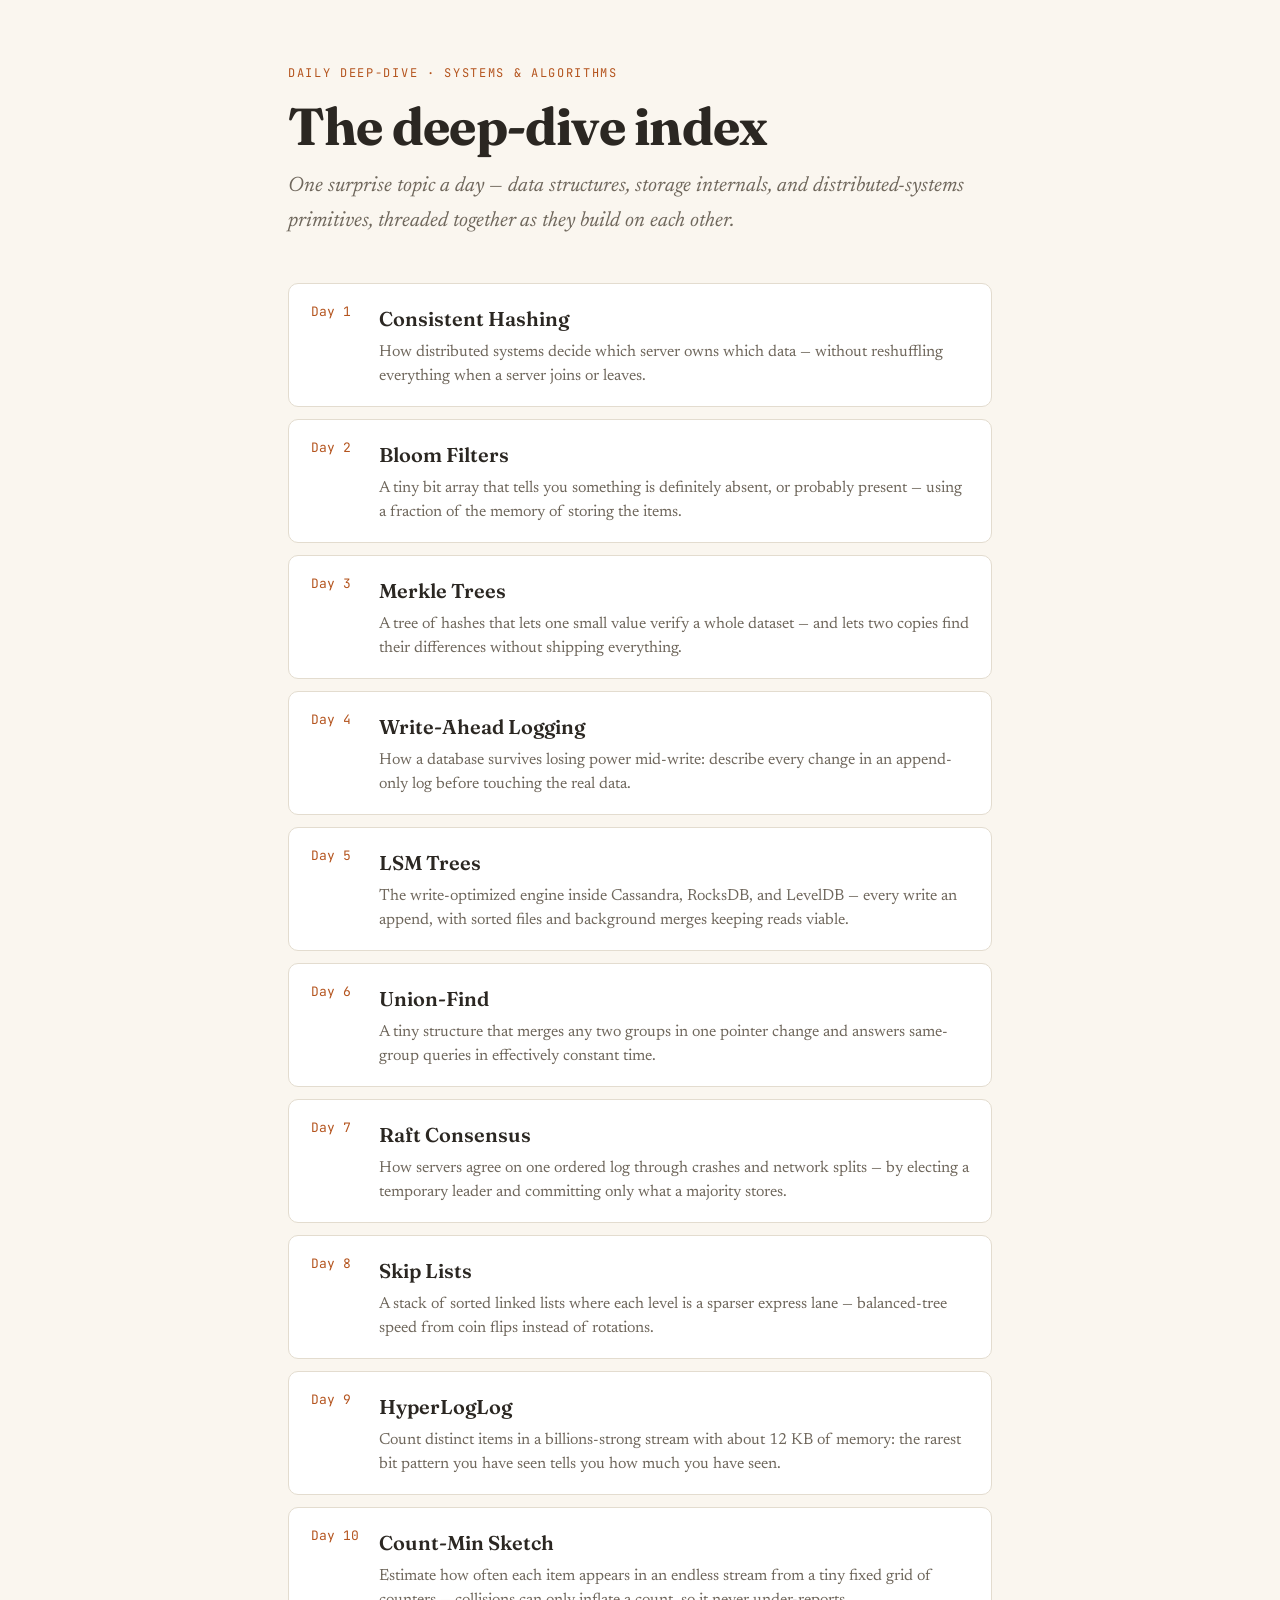
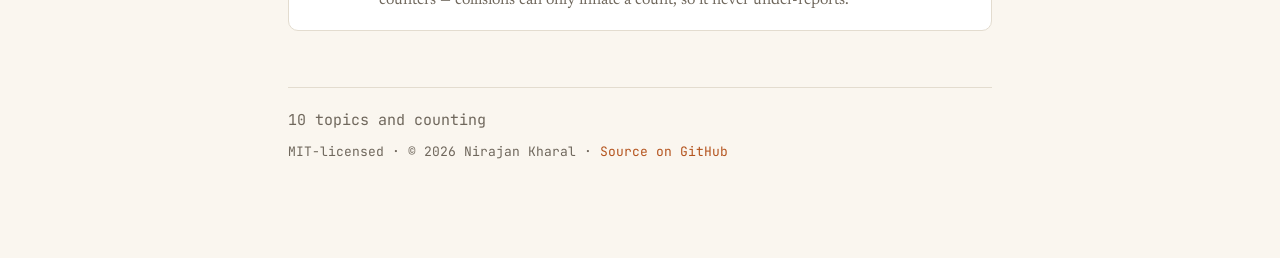
<file: index.html>
<!DOCTYPE html>
<html lang="en">
<head>
<meta charset="UTF-8">
<meta name="viewport" content="width=device-width, initial-scale=1.0">
<!-- meta:start (generated by tools/sync-meta.js — edit assets/topics.js) -->
<meta name="description" content="One surprise topic a day — data structures, storage internals, and distributed-systems primitives.">
<link rel="canonical" href="https://eplisoncygni.github.io/byte-size-system-design/">
<link rel="icon" type="image/svg+xml" href="assets/favicon.svg">
<meta name="theme-color" content="#faf6ef">
<meta property="og:type" content="website">
<meta property="og:site_name" content="Byte-Size System Design">
<meta property="og:title" content="Byte-Size System Design">
<meta property="og:description" content="One surprise topic a day — data structures, storage internals, and distributed-systems primitives.">
<meta property="og:url" content="https://eplisoncygni.github.io/byte-size-system-design/">
<meta property="og:image" content="https://eplisoncygni.github.io/byte-size-system-design/assets/og/index.png">
<meta property="og:image:width" content="1200">
<meta property="og:image:height" content="630">
<meta property="og:image:alt" content="Byte-Size System Design">
<meta name="twitter:card" content="summary_large_image">
<!-- meta:end -->
<title>Byte-Size System Design</title>
<link rel="preconnect" href="https://fonts.googleapis.com">
<link rel="preconnect" href="https://fonts.gstatic.com" crossorigin>
<link href="https://fonts.googleapis.com/css2?family=Fraunces:opsz,wght@9..144,400;9..144,600;9..144,700&family=Newsreader:ital,opsz,wght@0,6..72,400;0,6..72,500;1,6..72,400&family=JetBrains+Mono:wght@400;500&display=swap" rel="stylesheet">
  <link rel="stylesheet" href="assets/base.css">
  <link rel="stylesheet" href="assets/nav.css">
</head>
<body>
  <main class="hub">
    <div class="hub__kicker">Daily deep-dive · systems &amp; algorithms</div>
    <h1>The deep-dive index</h1>
    <p class="hub__lede">One surprise topic a day — data structures, storage internals, and distributed-systems primitives, threaded together as they build on each other.</p>

    <div class="hub__list" id="hub-list"></div>

    <div class="hub__foot" id="hub-foot"></div>
  </main>

  <script src="assets/topics.js"></script>
  <script>
    (function () {
      var topics = (window.TOPICS || []).slice().sort(function (a, b) {
        return a.day - b.day;
      });
      var esc = function (s) {
        return String(s).replace(/[&<>"]/g, function (c) {
          return { "&": "&amp;", "<": "&lt;", ">": "&gt;", '"': "&quot;" }[c];
        });
      };
      document.getElementById("hub-list").innerHTML = topics.map(function (t) {
        return '<a class="hub__item" href="' + esc(t.slug) + '.html">' +
                 '<span class="hub__day">Day ' + t.day + '</span>' +
                 '<span class="hub__text">' +
                   '<span class="hub__title">' + esc(t.title) + '</span>' +
                   (t.blurb ? '<span class="hub__blurb">' + esc(t.blurb) + '</span>' : '') +
                 '</span>' +
               '</a>';
      }).join("");
      var site = window.SITE || {};
      var foot = document.getElementById("hub-foot");
      foot.innerHTML =
        '<div>' + topics.length + ' topics and counting</div>' +
        '<div class="hub__legal">' +
          esc(site.license || "MIT") + '-licensed · © ' + esc(site.since || "") +
          " " + esc(site.author || "") +
          (site.repo
            ? ' · <a href="' + esc(site.repo) + '">Source on GitHub</a>'
            : "") +
        '</div>';
    })();
  </script>
</body>
</html>
</file>
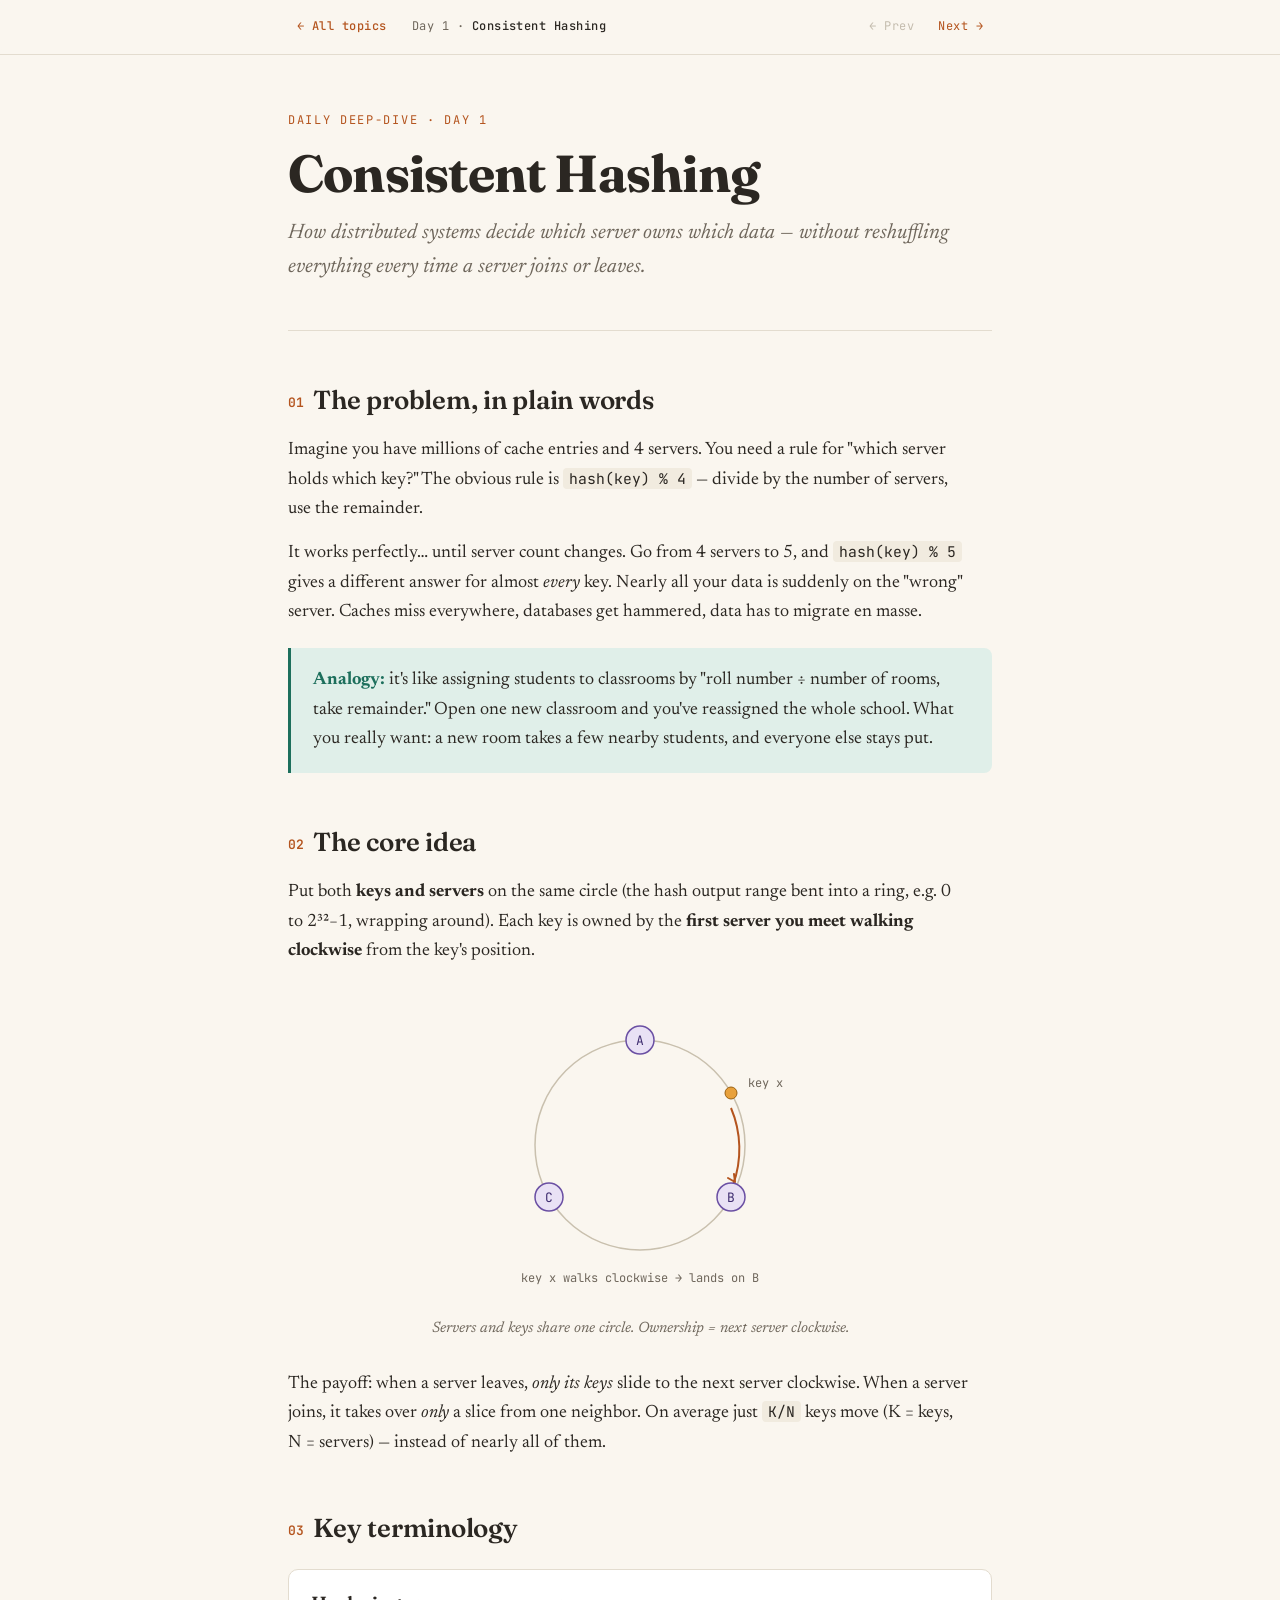
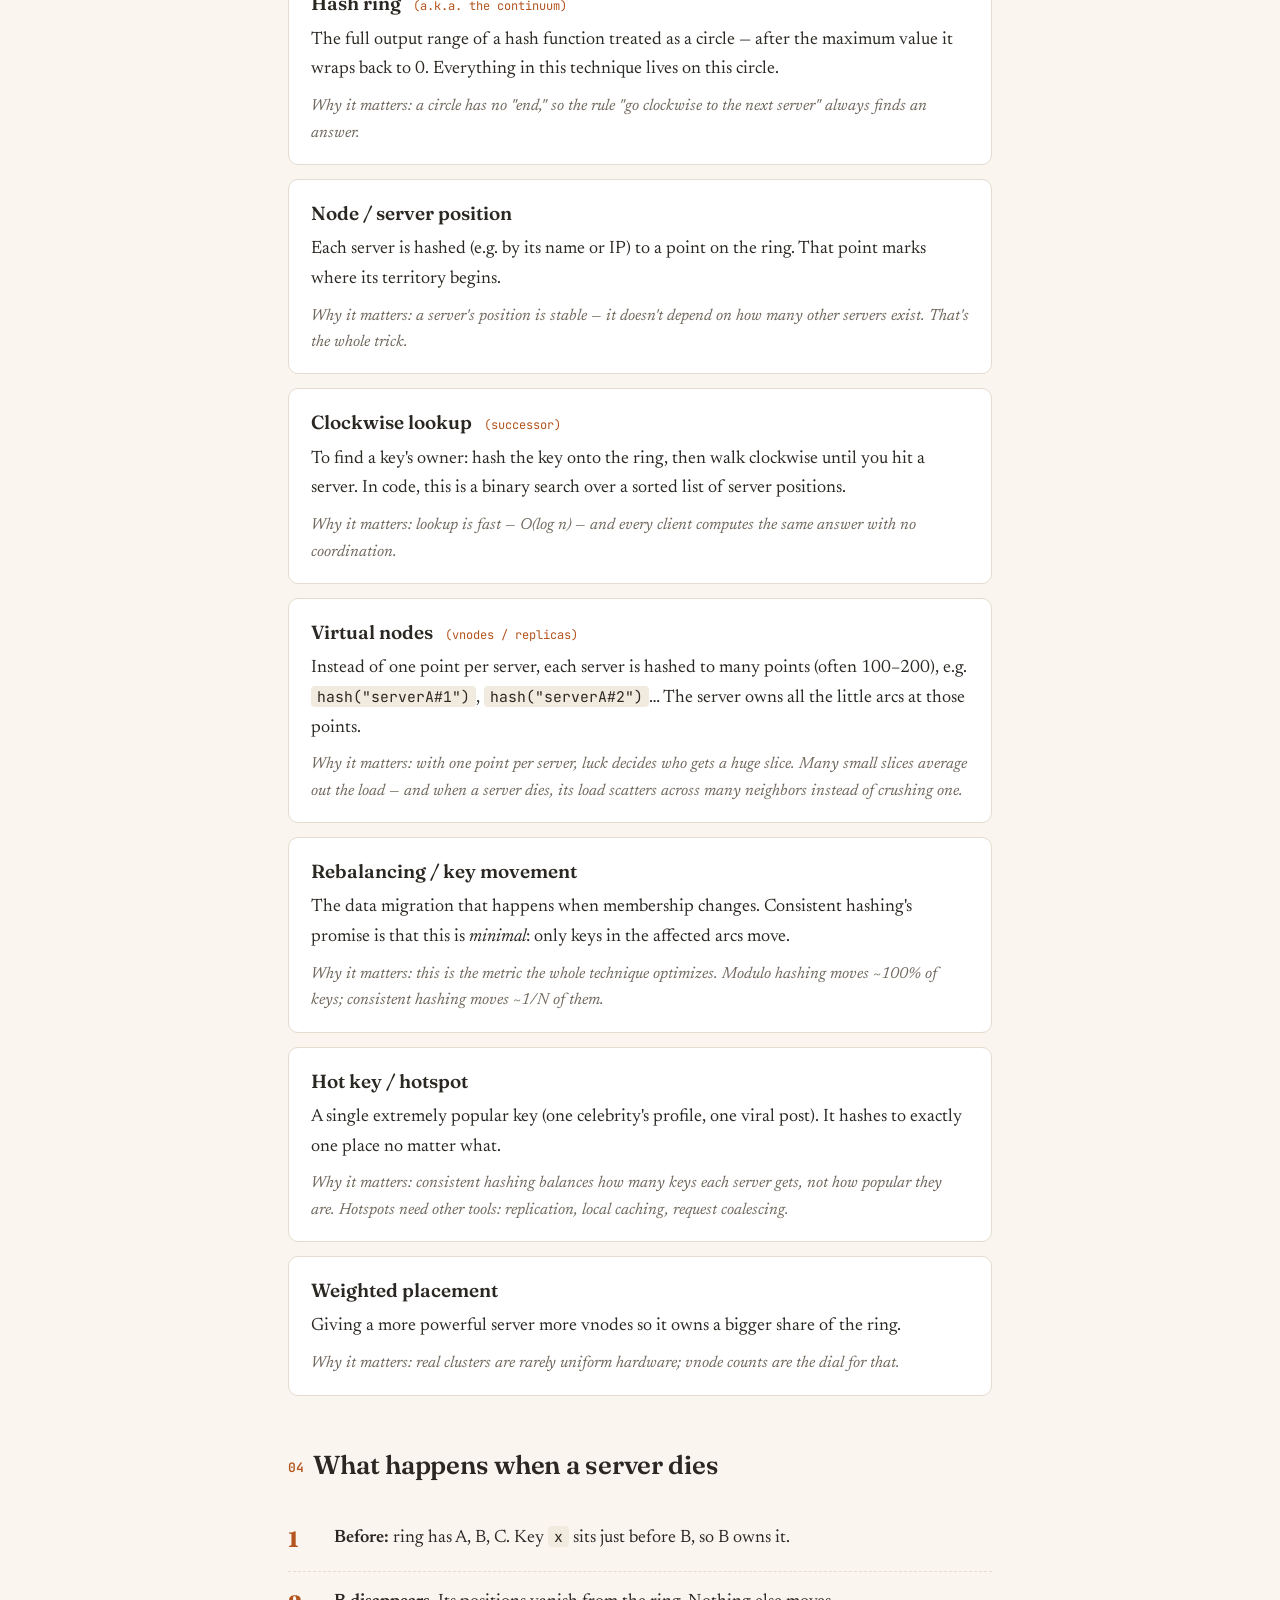
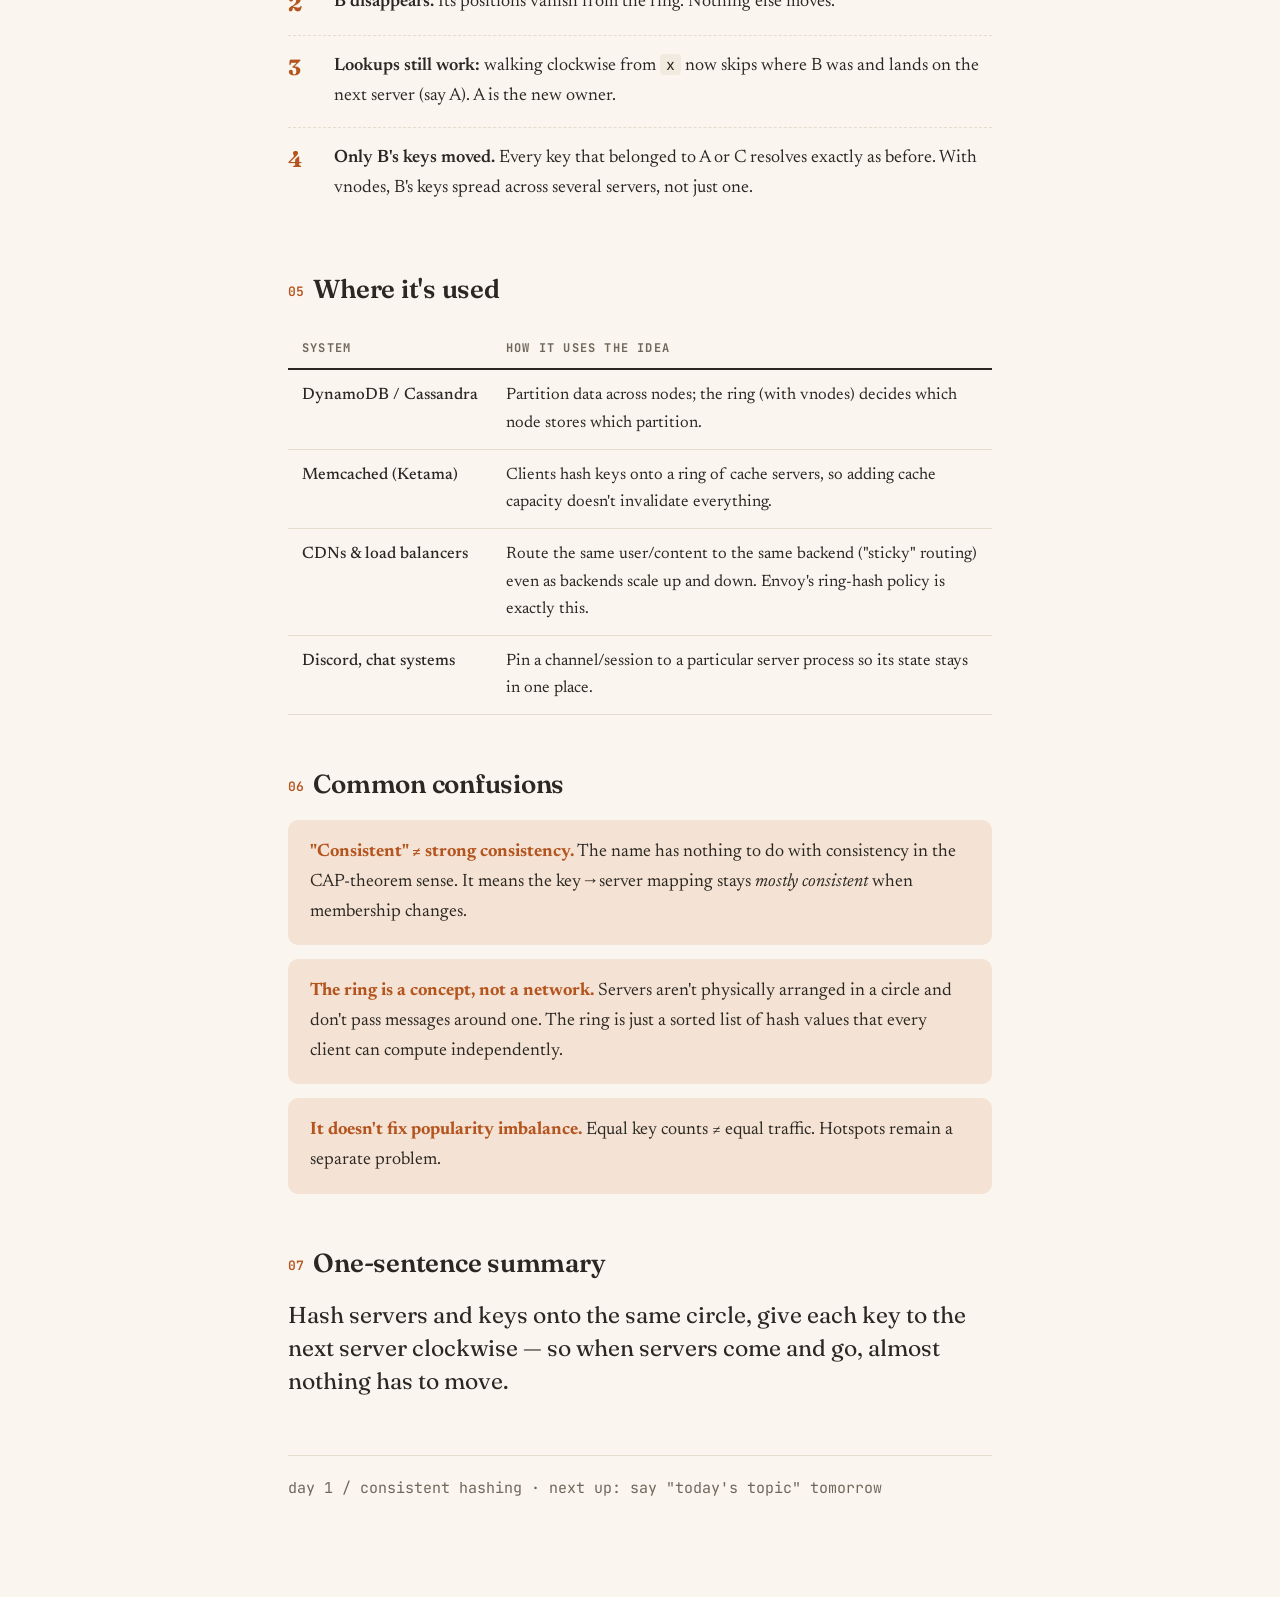
<file: 01-consistent-hashing.html>
<!DOCTYPE html>
<html lang="en">
<head>
<meta charset="UTF-8">
<meta name="viewport" content="width=device-width, initial-scale=1.0">
<!-- meta:start (generated by tools/sync-meta.js — edit assets/topics.js) -->
<meta name="description" content="How distributed systems decide which server owns which data — without reshuffling everything when a server joins or leaves.">
<link rel="canonical" href="https://eplisoncygni.github.io/byte-size-system-design/01-consistent-hashing.html">
<link rel="icon" type="image/svg+xml" href="assets/favicon.svg">
<meta name="theme-color" content="#faf6ef">
<meta property="og:type" content="article">
<meta property="og:site_name" content="Byte-Size System Design">
<meta property="og:title" content="Day 1 · Consistent Hashing">
<meta property="og:description" content="How distributed systems decide which server owns which data — without reshuffling everything when a server joins or leaves.">
<meta property="og:url" content="https://eplisoncygni.github.io/byte-size-system-design/01-consistent-hashing.html">
<meta property="og:image" content="https://eplisoncygni.github.io/byte-size-system-design/assets/og/01-consistent-hashing.png">
<meta property="og:image:width" content="1200">
<meta property="og:image:height" content="630">
<meta property="og:image:alt" content="Day 1 · Consistent Hashing">
<meta name="twitter:card" content="summary_large_image">
<!-- meta:end -->
<title>Day 1 · Consistent Hashing</title>
<link rel="preconnect" href="https://fonts.googleapis.com">
<link rel="preconnect" href="https://fonts.gstatic.com" crossorigin>
<link href="https://fonts.googleapis.com/css2?family=Fraunces:opsz,wght@9..144,400;9..144,600;9..144,700&family=Newsreader:ital,opsz,wght@0,6..72,400;0,6..72,500;1,6..72,400&family=JetBrains+Mono:wght@400;500&display=swap" rel="stylesheet">
  <link rel="stylesheet" href="assets/base.css">
  <link rel="stylesheet" href="assets/nav.css">
</head>
<body>
<div class="page">

  <div class="kicker">Daily deep-dive · Day 1</div>
  <h1>Consistent Hashing</h1>
  <p class="lede">How distributed systems decide which server owns which data — without reshuffling everything every time a server joins or leaves.</p>

  <hr class="divider">

  <h2><span class="num">01</span>The problem, in plain words</h2>
  <p>Imagine you have millions of cache entries and 4 servers. You need a rule for "which server holds which key?" The obvious rule is <code>hash(key) % 4</code> — divide by the number of servers, use the remainder.</p>
  <p>It works perfectly… until server count changes. Go from 4 servers to 5, and <code>hash(key) % 5</code> gives a different answer for almost <em>every</em> key. Nearly all your data is suddenly on the "wrong" server. Caches miss everywhere, databases get hammered, data has to migrate en masse.</p>
  <div class="analogy">
    <strong>Analogy:</strong> it's like assigning students to classrooms by "roll number ÷ number of rooms, take remainder." Open one new classroom and you've reassigned the whole school. What you really want: a new room takes a few nearby students, and everyone else stays put.
  </div>

  <h2><span class="num">02</span>The core idea</h2>
  <p>Put both <strong>keys and servers</strong> on the same circle (the hash output range bent into a ring, e.g. 0 to 2³²−1, wrapping around). Each key is owned by the <strong>first server you meet walking clockwise</strong> from the key's position.</p>

  <figure>
    <svg width="320" height="300" viewBox="0 0 320 300" role="img" aria-label="Hash ring with three servers and two keys">
      <circle cx="160" cy="150" r="105" fill="none" stroke="#c9c0ae" stroke-width="1.5"/>
      <path d="M251 113 A105 105 0 0 1 253 190" fill="none" stroke="#b4541e" stroke-width="2"/>
      <path d="M255 187 l-7 -4 m7 4 l-1 -8" stroke="#b4541e" stroke-width="2" fill="none" stroke-linecap="round"/>
      <circle cx="160" cy="45" r="14" fill="#e9e1f5" stroke="#6a4fa3" stroke-width="1.5"/>
      <text x="160" y="50" text-anchor="middle" font-family="JetBrains Mono" font-size="13" fill="#3f2d70">A</text>
      <circle cx="251" cy="202" r="14" fill="#e9e1f5" stroke="#6a4fa3" stroke-width="1.5"/>
      <text x="251" y="207" text-anchor="middle" font-family="JetBrains Mono" font-size="13" fill="#3f2d70">B</text>
      <circle cx="69" cy="202" r="14" fill="#e9e1f5" stroke="#6a4fa3" stroke-width="1.5"/>
      <text x="69" y="207" text-anchor="middle" font-family="JetBrains Mono" font-size="13" fill="#3f2d70">C</text>
      <circle cx="251" cy="98" r="6" fill="#e8a13c" stroke="#9a6010" stroke-width="1"/>
      <text x="268" y="92" font-family="JetBrains Mono" font-size="12" fill="#6f675c">key x</text>
      <text x="160" y="287" text-anchor="middle" font-family="JetBrains Mono" font-size="12" fill="#6f675c">key x walks clockwise → lands on B</text>
    </svg>
    <figcaption>Servers and keys share one circle. Ownership = next server clockwise.</figcaption>
  </figure>

  <p>The payoff: when a server leaves, <em>only its keys</em> slide to the next server clockwise. When a server joins, it takes over <em>only</em> a slice from one neighbor. On average just <code>K/N</code> keys move (K = keys, N = servers) — instead of nearly all of them.</p>

  <h2><span class="num">03</span>Key terminology</h2>
  <dl class="term-grid">
    <div class="term">
      <dt>Hash ring <span class="pron">(a.k.a. the continuum)</span></dt>
      <dd>The full output range of a hash function treated as a circle — after the maximum value it wraps back to 0. Everything in this technique lives on this circle.
      <span class="so-what">Why it matters: a circle has no "end," so the rule "go clockwise to the next server" always finds an answer.</span></dd>
    </div>
    <div class="term">
      <dt>Node / server position</dt>
      <dd>Each server is hashed (e.g. by its name or IP) to a point on the ring. That point marks where its territory begins.
      <span class="so-what">Why it matters: a server's position is stable — it doesn't depend on how many other servers exist. That's the whole trick.</span></dd>
    </div>
    <div class="term">
      <dt>Clockwise lookup <span class="pron">(successor)</span></dt>
      <dd>To find a key's owner: hash the key onto the ring, then walk clockwise until you hit a server. In code, this is a binary search over a sorted list of server positions.
      <span class="so-what">Why it matters: lookup is fast — O(log n) — and every client computes the same answer with no coordination.</span></dd>
    </div>
    <div class="term">
      <dt>Virtual nodes <span class="pron">(vnodes / replicas)</span></dt>
      <dd>Instead of one point per server, each server is hashed to many points (often 100–200), e.g. <code>hash("serverA#1")</code>, <code>hash("serverA#2")</code>… The server owns all the little arcs at those points.
      <span class="so-what">Why it matters: with one point per server, luck decides who gets a huge slice. Many small slices average out the load — and when a server dies, its load scatters across many neighbors instead of crushing one.</span></dd>
    </div>
    <div class="term">
      <dt>Rebalancing / key movement</dt>
      <dd>The data migration that happens when membership changes. Consistent hashing's promise is that this is <em>minimal</em>: only keys in the affected arcs move.
      <span class="so-what">Why it matters: this is the metric the whole technique optimizes. Modulo hashing moves ~100% of keys; consistent hashing moves ~1/N of them.</span></dd>
    </div>
    <div class="term">
      <dt>Hot key / hotspot</dt>
      <dd>A single extremely popular key (one celebrity's profile, one viral post). It hashes to exactly one place no matter what.
      <span class="so-what">Why it matters: consistent hashing balances <em>how many</em> keys each server gets, not <em>how popular</em> they are. Hotspots need other tools: replication, local caching, request coalescing.</span></dd>
    </div>
    <div class="term">
      <dt>Weighted placement</dt>
      <dd>Giving a more powerful server more vnodes so it owns a bigger share of the ring.
      <span class="so-what">Why it matters: real clusters are rarely uniform hardware; vnode counts are the dial for that.</span></dd>
    </div>
  </dl>

  <h2><span class="num">04</span>What happens when a server dies</h2>
  <div class="steps">
    <div class="step"><div class="body"><strong>Before:</strong> ring has A, B, C. Key <code>x</code> sits just before B, so B owns it.</div></div>
    <div class="step"><div class="body"><strong>B disappears.</strong> Its positions vanish from the ring. Nothing else moves.</div></div>
    <div class="step"><div class="body"><strong>Lookups still work:</strong> walking clockwise from <code>x</code> now skips where B was and lands on the next server (say A). A is the new owner.</div></div>
    <div class="step"><div class="body"><strong>Only B's keys moved.</strong> Every key that belonged to A or C resolves exactly as before. With vnodes, B's keys spread across several servers, not just one.</div></div>
  </div>

  <h2><span class="num">05</span>Where it's used</h2>
  <table>
    <tr><th>System</th><th>How it uses the idea</th></tr>
    <tr><td>DynamoDB / Cassandra</td><td>Partition data across nodes; the ring (with vnodes) decides which node stores which partition.</td></tr>
    <tr><td>Memcached (Ketama)</td><td>Clients hash keys onto a ring of cache servers, so adding cache capacity doesn't invalidate everything.</td></tr>
    <tr><td>CDNs &amp; load balancers</td><td>Route the same user/content to the same backend ("sticky" routing) even as backends scale up and down. Envoy's ring-hash policy is exactly this.</td></tr>
    <tr><td>Discord, chat systems</td><td>Pin a channel/session to a particular server process so its state stays in one place.</td></tr>
  </table>

  <h2><span class="num">06</span>Common confusions</h2>
  <div class="pitfall"><strong>"Consistent" ≠ strong consistency.</strong> The name has nothing to do with consistency in the CAP-theorem sense. It means the key→server mapping stays <em>mostly consistent</em> when membership changes.</div>
  <div class="pitfall"><strong>The ring is a concept, not a network.</strong> Servers aren't physically arranged in a circle and don't pass messages around one. The ring is just a sorted list of hash values that every client can compute independently.</div>
  <div class="pitfall"><strong>It doesn't fix popularity imbalance.</strong> Equal key counts ≠ equal traffic. Hotspots remain a separate problem.</div>

  <h2><span class="num">07</span>One-sentence summary</h2>
  <p style="font-family:'Fraunces',serif; font-size:23px; line-height:1.45;">Hash servers and keys onto the same circle, give each key to the next server clockwise — so when servers come and go, almost nothing has to move.</p>

  <div class="footer-note">day 1 / consistent hashing · next up: say "today's topic" tomorrow</div>

</div>
<script src="assets/topics.js"></script>
<script src="assets/nav.js"></script>
</body>
</html>
</file>
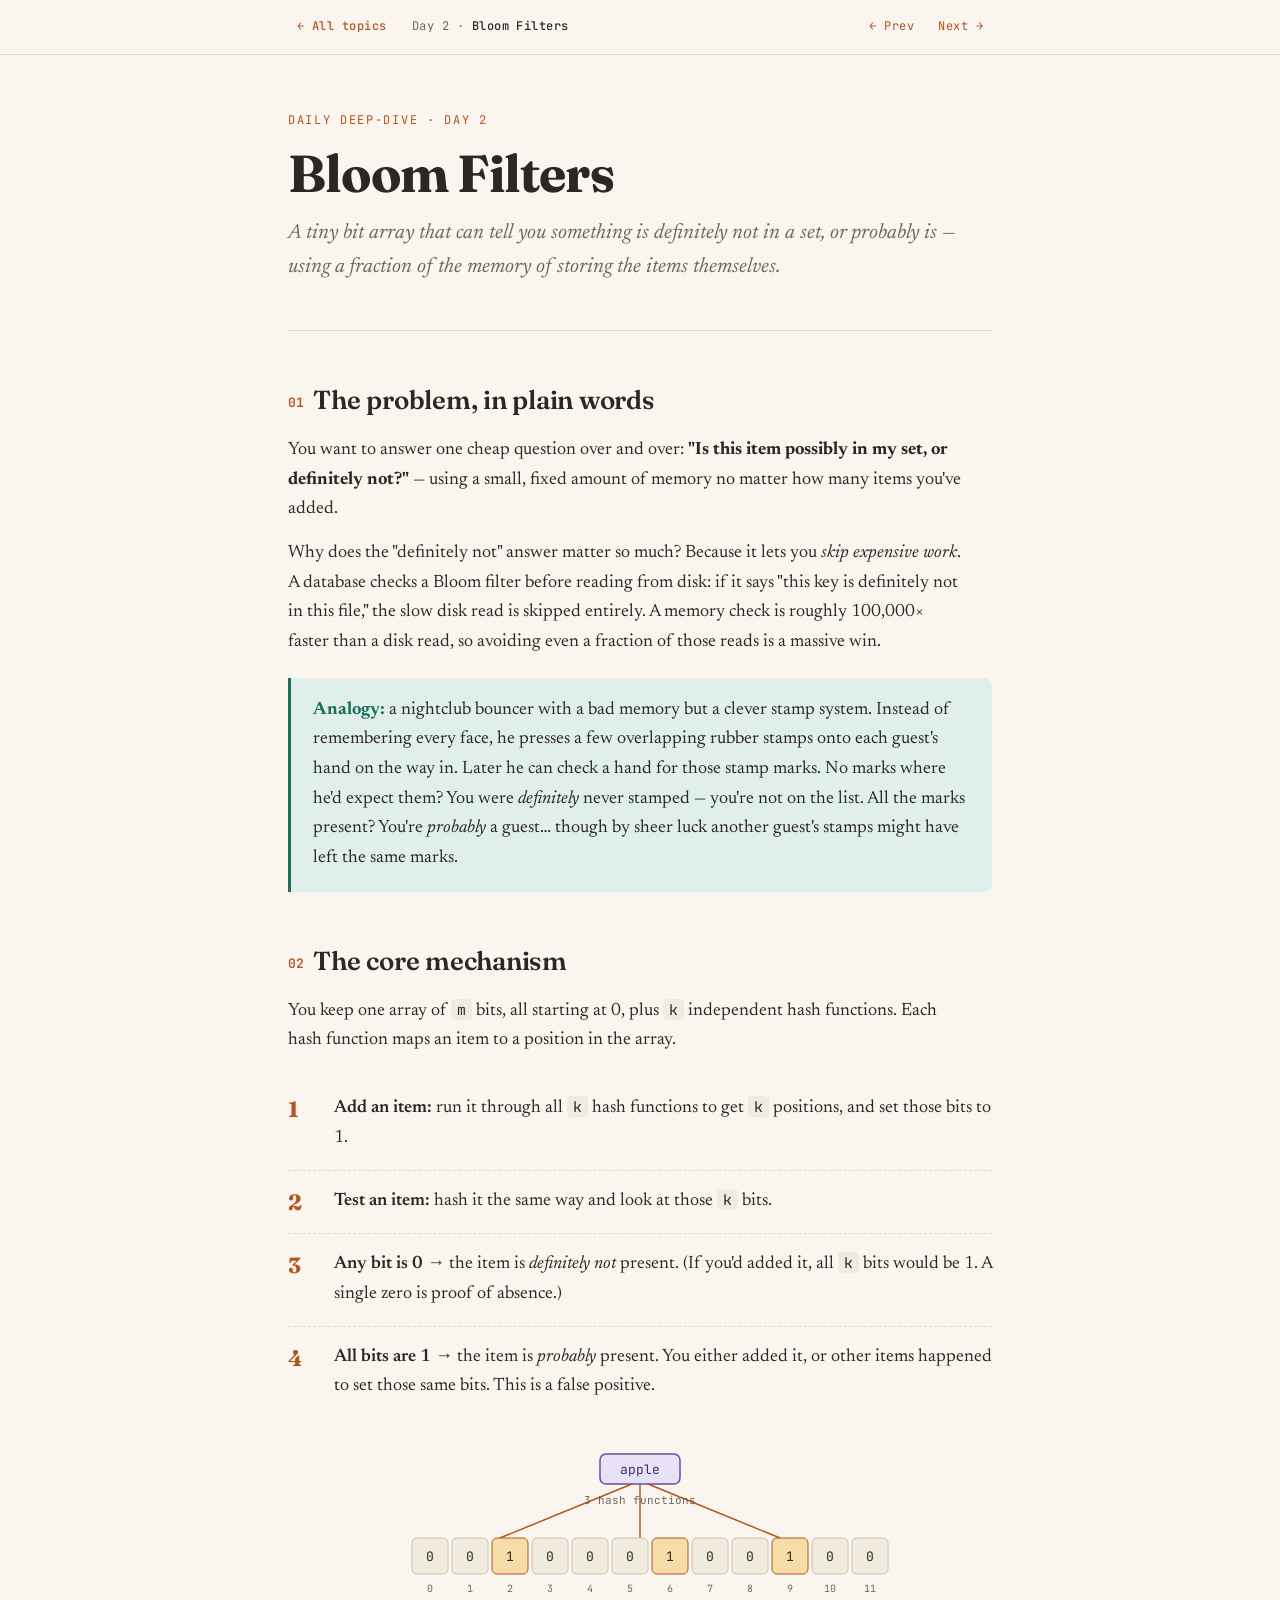
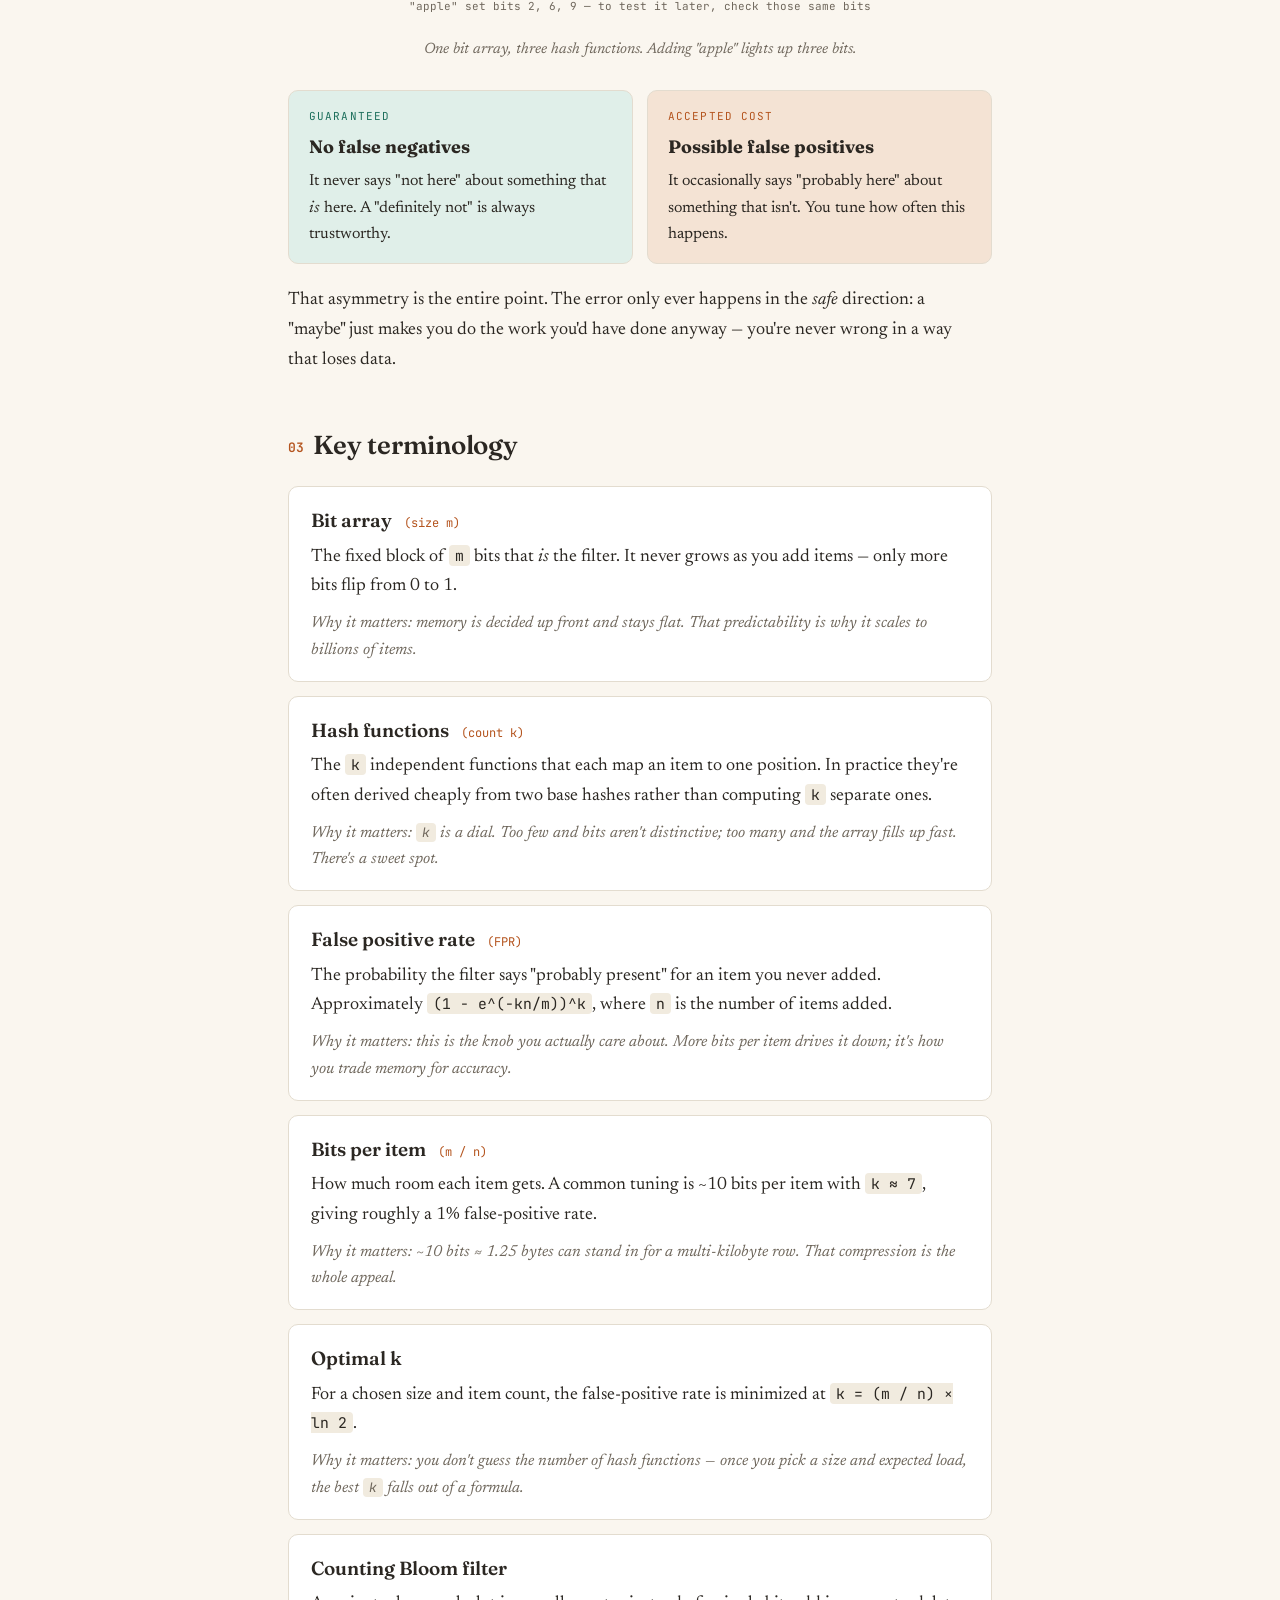
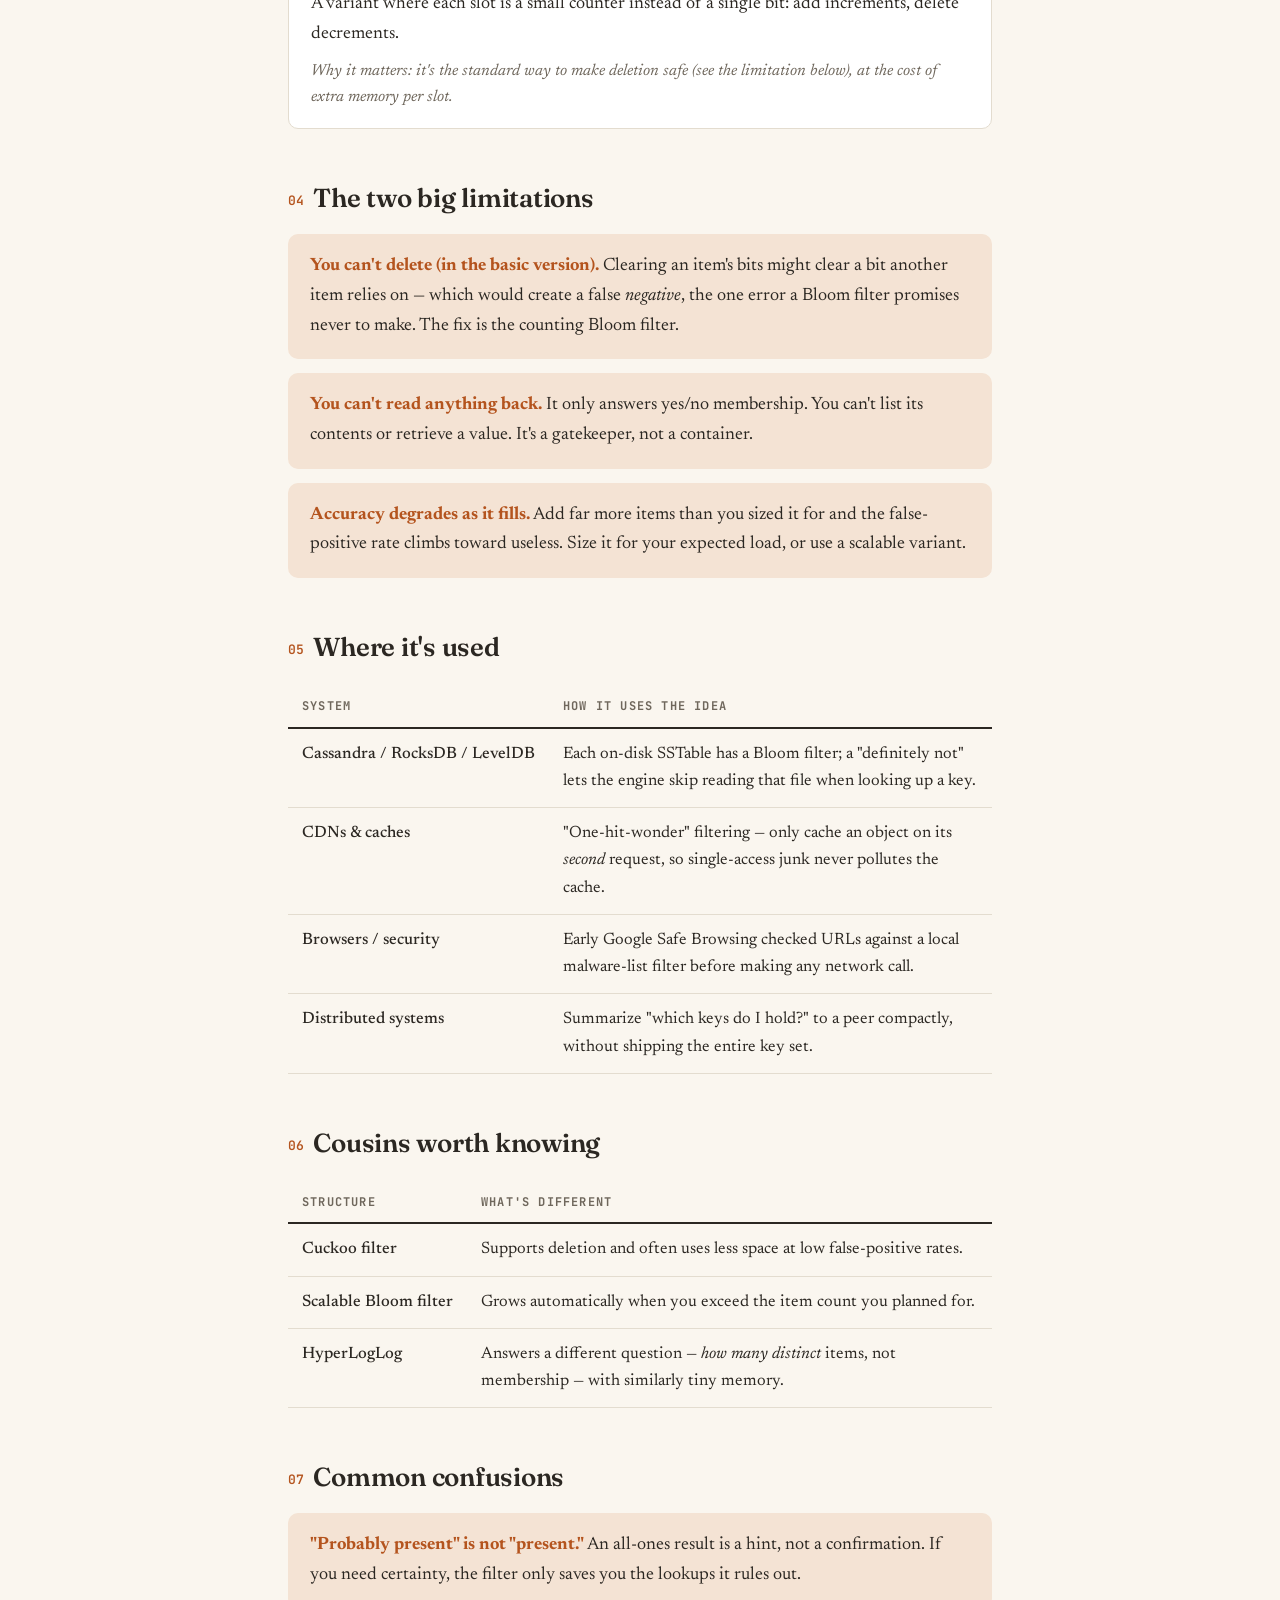
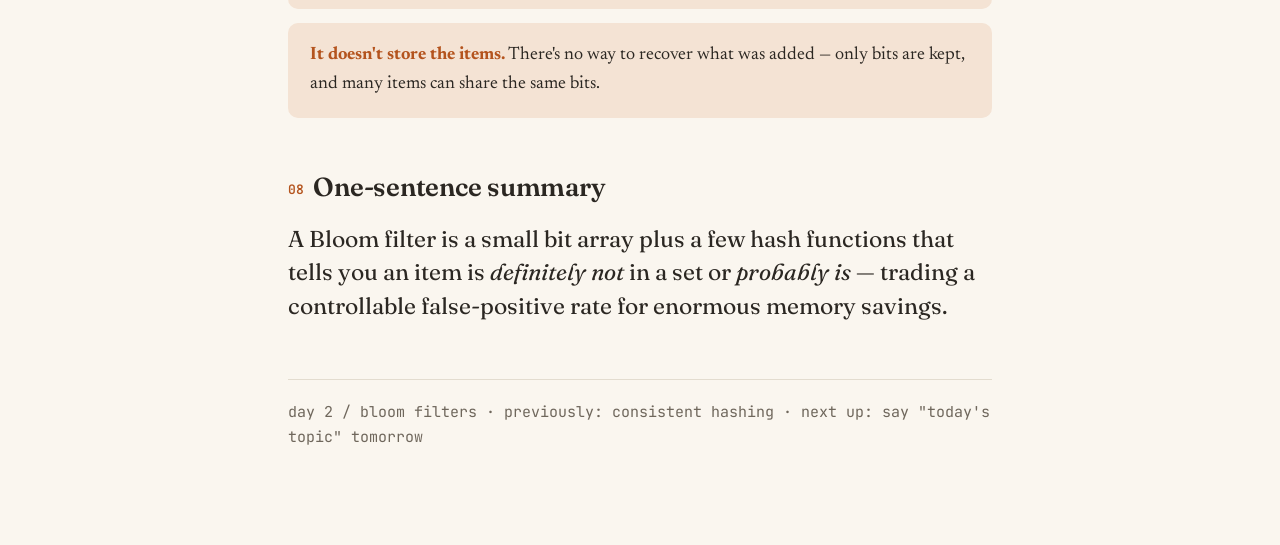
<file: 02-bloom-filters.html>
<!DOCTYPE html>
<html lang="en">
<head>
<meta charset="UTF-8">
<meta name="viewport" content="width=device-width, initial-scale=1.0">
<!-- meta:start (generated by tools/sync-meta.js — edit assets/topics.js) -->
<meta name="description" content="A tiny bit array that tells you something is definitely absent, or probably present — using a fraction of the memory of storing the items.">
<link rel="canonical" href="https://eplisoncygni.github.io/byte-size-system-design/02-bloom-filters.html">
<link rel="icon" type="image/svg+xml" href="assets/favicon.svg">
<meta name="theme-color" content="#faf6ef">
<meta property="og:type" content="article">
<meta property="og:site_name" content="Byte-Size System Design">
<meta property="og:title" content="Day 2 · Bloom Filters">
<meta property="og:description" content="A tiny bit array that tells you something is definitely absent, or probably present — using a fraction of the memory of storing the items.">
<meta property="og:url" content="https://eplisoncygni.github.io/byte-size-system-design/02-bloom-filters.html">
<meta property="og:image" content="https://eplisoncygni.github.io/byte-size-system-design/assets/og/02-bloom-filters.png">
<meta property="og:image:width" content="1200">
<meta property="og:image:height" content="630">
<meta property="og:image:alt" content="Day 2 · Bloom Filters">
<meta name="twitter:card" content="summary_large_image">
<!-- meta:end -->
<title>Day 2 · Bloom Filters</title>
<link rel="preconnect" href="https://fonts.googleapis.com">
<link rel="preconnect" href="https://fonts.gstatic.com" crossorigin>
<link href="https://fonts.googleapis.com/css2?family=Fraunces:opsz,wght@9..144,400;9..144,600;9..144,700&family=Newsreader:ital,opsz,wght@0,6..72,400;0,6..72,500;1,6..72,400&family=JetBrains+Mono:wght@400;500&display=swap" rel="stylesheet">
  <link rel="stylesheet" href="assets/base.css">
  <link rel="stylesheet" href="assets/nav.css">
  <style>
  /* page-specific styles */
  .verdict {
      display: grid;
      grid-template-columns: 1fr 1fr;
      gap: 14px;
      margin: 22px 0;
    }
  .verdict .card-v {
      border-radius: 10px;
      padding: 16px 20px;
      border: 1px solid var(--line);
    }
  .verdict .yes { background: var(--accent-soft); }
  .verdict .no { background: var(--teal-soft); }
  .verdict .card-v .tag {
      font-family: 'JetBrains Mono', monospace;
      font-size: 11px;
      letter-spacing: 0.1em;
      text-transform: uppercase;
      display: block;
      margin-bottom: 6px;
    }
  .verdict .yes .tag { color: var(--accent); }
  .verdict .no .tag { color: var(--teal); }
  .verdict .card-v strong { font-family: 'Fraunces', serif; font-size: 18px; }
  .verdict .card-v p { font-size: 16px; margin: 4px 0 0; }
  .bit { fill: #f1ebdf; stroke: #c9c0ae; }
  .bit-set { fill: #f6dca6; stroke: #b4541e; }
  </style>
</head>
<body>
<div class="page">

  <div class="kicker">Daily deep-dive · Day 2</div>
  <h1>Bloom Filters</h1>
  <p class="lede">A tiny bit array that can tell you something is <em>definitely not</em> in a set, or <em>probably is</em> — using a fraction of the memory of storing the items themselves.</p>

  <hr class="divider">

  <h2><span class="num">01</span>The problem, in plain words</h2>
  <p>You want to answer one cheap question over and over: <strong>"Is this item possibly in my set, or definitely not?"</strong> — using a small, fixed amount of memory no matter how many items you've added.</p>
  <p>Why does the "definitely not" answer matter so much? Because it lets you <em>skip expensive work</em>. A database checks a Bloom filter before reading from disk: if it says "this key is definitely not in this file," the slow disk read is skipped entirely. A memory check is roughly 100,000× faster than a disk read, so avoiding even a fraction of those reads is a massive win.</p>
  <div class="analogy">
    <strong>Analogy:</strong> a nightclub bouncer with a bad memory but a clever stamp system. Instead of remembering every face, he presses a few overlapping rubber stamps onto each guest's hand on the way in. Later he can check a hand for those stamp marks. No marks where he'd expect them? You were <em>definitely</em> never stamped — you're not on the list. All the marks present? You're <em>probably</em> a guest… though by sheer luck another guest's stamps might have left the same marks.
  </div>

  <h2><span class="num">02</span>The core mechanism</h2>
  <p>You keep one array of <code>m</code> bits, all starting at 0, plus <code>k</code> independent hash functions. Each hash function maps an item to a position in the array.</p>
  <div class="steps">
    <div class="step"><div class="body"><strong>Add an item:</strong> run it through all <code>k</code> hash functions to get <code>k</code> positions, and set those bits to 1.</div></div>
    <div class="step"><div class="body"><strong>Test an item:</strong> hash it the same way and look at those <code>k</code> bits.</div></div>
    <div class="step"><div class="body"><strong>Any bit is 0</strong> → the item is <em>definitely not</em> present. (If you'd added it, all <code>k</code> bits would be 1. A single zero is proof of absence.)</div></div>
    <div class="step"><div class="body"><strong>All bits are 1</strong> → the item is <em>probably</em> present. You either added it, or other items happened to set those same bits. This is a false positive.</div></div>
  </div>

  <figure>
    <svg width="520" height="170" viewBox="0 0 520 170" role="img" aria-label="Bloom filter bit array with apple setting bits 2, 6 and 9">
      <rect x="220" y="8" width="80" height="30" rx="6" fill="#e9e1f5" stroke="#6a4fa3" stroke-width="1.5"/>
      <text x="260" y="28" text-anchor="middle" font-family="JetBrains Mono" font-size="13" fill="#3f2d70">apple</text>
      <line x1="252" y1="38" x2="120" y2="92" stroke="#b4541e" stroke-width="1.5"/>
      <line x1="260" y1="38" x2="260" y2="92" stroke="#b4541e" stroke-width="1.5"/>
      <line x1="268" y1="38" x2="400" y2="92" stroke="#b4541e" stroke-width="1.5"/>
      <text x="260" y="58" text-anchor="middle" font-family="JetBrains Mono" font-size="11" fill="#6f675c">3 hash functions</text>
      <!-- 12 cells, width 36, gap 4, start x=32 -->
      <g font-family="JetBrains Mono" font-size="13" fill="#2b2722" text-anchor="middle">
        <rect class="bit"     x="32"  y="92" width="36" height="36" rx="5"/><text x="50"  y="115">0</text>
        <rect class="bit"     x="72"  y="92" width="36" height="36" rx="5"/><text x="90"  y="115">0</text>
        <rect class="bit-set" x="112" y="92" width="36" height="36" rx="5"/><text x="130" y="115">1</text>
        <rect class="bit"     x="152" y="92" width="36" height="36" rx="5"/><text x="170" y="115">0</text>
        <rect class="bit"     x="192" y="92" width="36" height="36" rx="5"/><text x="210" y="115">0</text>
        <rect class="bit"     x="232" y="92" width="36" height="36" rx="5"/><text x="250" y="115">0</text>
        <rect class="bit-set" x="272" y="92" width="36" height="36" rx="5"/><text x="290" y="115">1</text>
        <rect class="bit"     x="312" y="92" width="36" height="36" rx="5"/><text x="330" y="115">0</text>
        <rect class="bit"     x="352" y="92" width="36" height="36" rx="5"/><text x="370" y="115">0</text>
        <rect class="bit-set" x="392" y="92" width="36" height="36" rx="5"/><text x="410" y="115">1</text>
        <rect class="bit"     x="432" y="92" width="36" height="36" rx="5"/><text x="450" y="115">0</text>
        <rect class="bit"     x="472" y="92" width="36" height="36" rx="5"/><text x="490" y="115">0</text>
      </g>
      <g font-family="JetBrains Mono" font-size="10" fill="#6f675c" text-anchor="middle">
        <text x="50" y="146">0</text><text x="90" y="146">1</text><text x="130" y="146">2</text>
        <text x="170" y="146">3</text><text x="210" y="146">4</text><text x="250" y="146">5</text>
        <text x="290" y="146">6</text><text x="330" y="146">7</text><text x="370" y="146">8</text>
        <text x="410" y="146">9</text><text x="450" y="146">10</text><text x="490" y="146">11</text>
      </g>
      <text x="260" y="164" text-anchor="middle" font-family="JetBrains Mono" font-size="11" fill="#6f675c">"apple" set bits 2, 6, 9 — to test it later, check those same bits</text>
    </svg>
    <figcaption>One bit array, three hash functions. Adding "apple" lights up three bits.</figcaption>
  </figure>

  <div class="verdict">
    <div class="card-v no">
      <span class="tag">guaranteed</span>
      <strong>No false negatives</strong>
      <p>It never says "not here" about something that <em>is</em> here. A "definitely not" is always trustworthy.</p>
    </div>
    <div class="card-v yes">
      <span class="tag">accepted cost</span>
      <strong>Possible false positives</strong>
      <p>It occasionally says "probably here" about something that isn't. You tune how often this happens.</p>
    </div>
  </div>
  <p>That asymmetry is the entire point. The error only ever happens in the <em>safe</em> direction: a "maybe" just makes you do the work you'd have done anyway — you're never wrong in a way that loses data.</p>

  <h2><span class="num">03</span>Key terminology</h2>
  <dl class="term-grid">
    <div class="term">
      <dt>Bit array <span class="pron">(size m)</span></dt>
      <dd>The fixed block of <code>m</code> bits that <em>is</em> the filter. It never grows as you add items — only more bits flip from 0 to 1.
      <span class="so-what">Why it matters: memory is decided up front and stays flat. That predictability is why it scales to billions of items.</span></dd>
    </div>
    <div class="term">
      <dt>Hash functions <span class="pron">(count k)</span></dt>
      <dd>The <code>k</code> independent functions that each map an item to one position. In practice they're often derived cheaply from two base hashes rather than computing <code>k</code> separate ones.
      <span class="so-what">Why it matters: <code>k</code> is a dial. Too few and bits aren't distinctive; too many and the array fills up fast. There's a sweet spot.</span></dd>
    </div>
    <div class="term">
      <dt>False positive rate <span class="pron">(FPR)</span></dt>
      <dd>The probability the filter says "probably present" for an item you never added. Approximately <code>(1 − e^(−kn/m))^k</code>, where <code>n</code> is the number of items added.
      <span class="so-what">Why it matters: this is the knob you actually care about. More bits per item drives it down; it's how you trade memory for accuracy.</span></dd>
    </div>
    <div class="term">
      <dt>Bits per item <span class="pron">(m / n)</span></dt>
      <dd>How much room each item gets. A common tuning is ~10 bits per item with <code>k ≈ 7</code>, giving roughly a 1% false-positive rate.
      <span class="so-what">Why it matters: ~10 bits ≈ 1.25 bytes can stand in for a multi-kilobyte row. That compression is the whole appeal.</span></dd>
    </div>
    <div class="term">
      <dt>Optimal k</dt>
      <dd>For a chosen size and item count, the false-positive rate is minimized at <code>k = (m / n) × ln 2</code>.
      <span class="so-what">Why it matters: you don't guess the number of hash functions — once you pick a size and expected load, the best <code>k</code> falls out of a formula.</span></dd>
    </div>
    <div class="term">
      <dt>Counting Bloom filter</dt>
      <dd>A variant where each slot is a small counter instead of a single bit: add increments, delete decrements.
      <span class="so-what">Why it matters: it's the standard way to make deletion safe (see the limitation below), at the cost of extra memory per slot.</span></dd>
    </div>
  </dl>

  <h2><span class="num">04</span>The two big limitations</h2>
  <div class="pitfall"><strong>You can't delete (in the basic version).</strong> Clearing an item's bits might clear a bit another item relies on — which would create a false <em>negative</em>, the one error a Bloom filter promises never to make. The fix is the counting Bloom filter.</div>
  <div class="pitfall"><strong>You can't read anything back.</strong> It only answers yes/no membership. You can't list its contents or retrieve a value. It's a gatekeeper, not a container.</div>
  <div class="pitfall"><strong>Accuracy degrades as it fills.</strong> Add far more items than you sized it for and the false-positive rate climbs toward useless. Size it for your expected load, or use a scalable variant.</div>

  <h2><span class="num">05</span>Where it's used</h2>
  <table>
    <tr><th>System</th><th>How it uses the idea</th></tr>
    <tr><td>Cassandra / RocksDB / LevelDB</td><td>Each on-disk SSTable has a Bloom filter; a "definitely not" lets the engine skip reading that file when looking up a key.</td></tr>
    <tr><td>CDNs &amp; caches</td><td>"One-hit-wonder" filtering — only cache an object on its <em>second</em> request, so single-access junk never pollutes the cache.</td></tr>
    <tr><td>Browsers / security</td><td>Early Google Safe Browsing checked URLs against a local malware-list filter before making any network call.</td></tr>
    <tr><td>Distributed systems</td><td>Summarize "which keys do I hold?" to a peer compactly, without shipping the entire key set.</td></tr>
  </table>

  <h2><span class="num">06</span>Cousins worth knowing</h2>
  <table>
    <tr><th>Structure</th><th>What's different</th></tr>
    <tr><td>Cuckoo filter</td><td>Supports deletion and often uses less space at low false-positive rates.</td></tr>
    <tr><td>Scalable Bloom filter</td><td>Grows automatically when you exceed the item count you planned for.</td></tr>
    <tr><td>HyperLogLog</td><td>Answers a different question — <em>how many distinct</em> items, not membership — with similarly tiny memory.</td></tr>
  </table>

  <h2><span class="num">07</span>Common confusions</h2>
  <div class="pitfall"><strong>"Probably present" is not "present."</strong> An all-ones result is a hint, not a confirmation. If you need certainty, the filter only saves you the lookups it rules out.</div>
  <div class="pitfall"><strong>It doesn't store the items.</strong> There's no way to recover what was added — only bits are kept, and many items can share the same bits.</div>

  <h2><span class="num">08</span>One-sentence summary</h2>
  <p style="font-family:'Fraunces',serif; font-size:23px; line-height:1.45;">A Bloom filter is a small bit array plus a few hash functions that tells you an item is <em>definitely not</em> in a set or <em>probably is</em> — trading a controllable false-positive rate for enormous memory savings.</p>

  <div class="footer-note">day 2 / bloom filters · previously: consistent hashing · next up: say "today's topic" tomorrow</div>

</div>
<script src="assets/topics.js"></script>
<script src="assets/nav.js"></script>
</body>
</html>
</file>
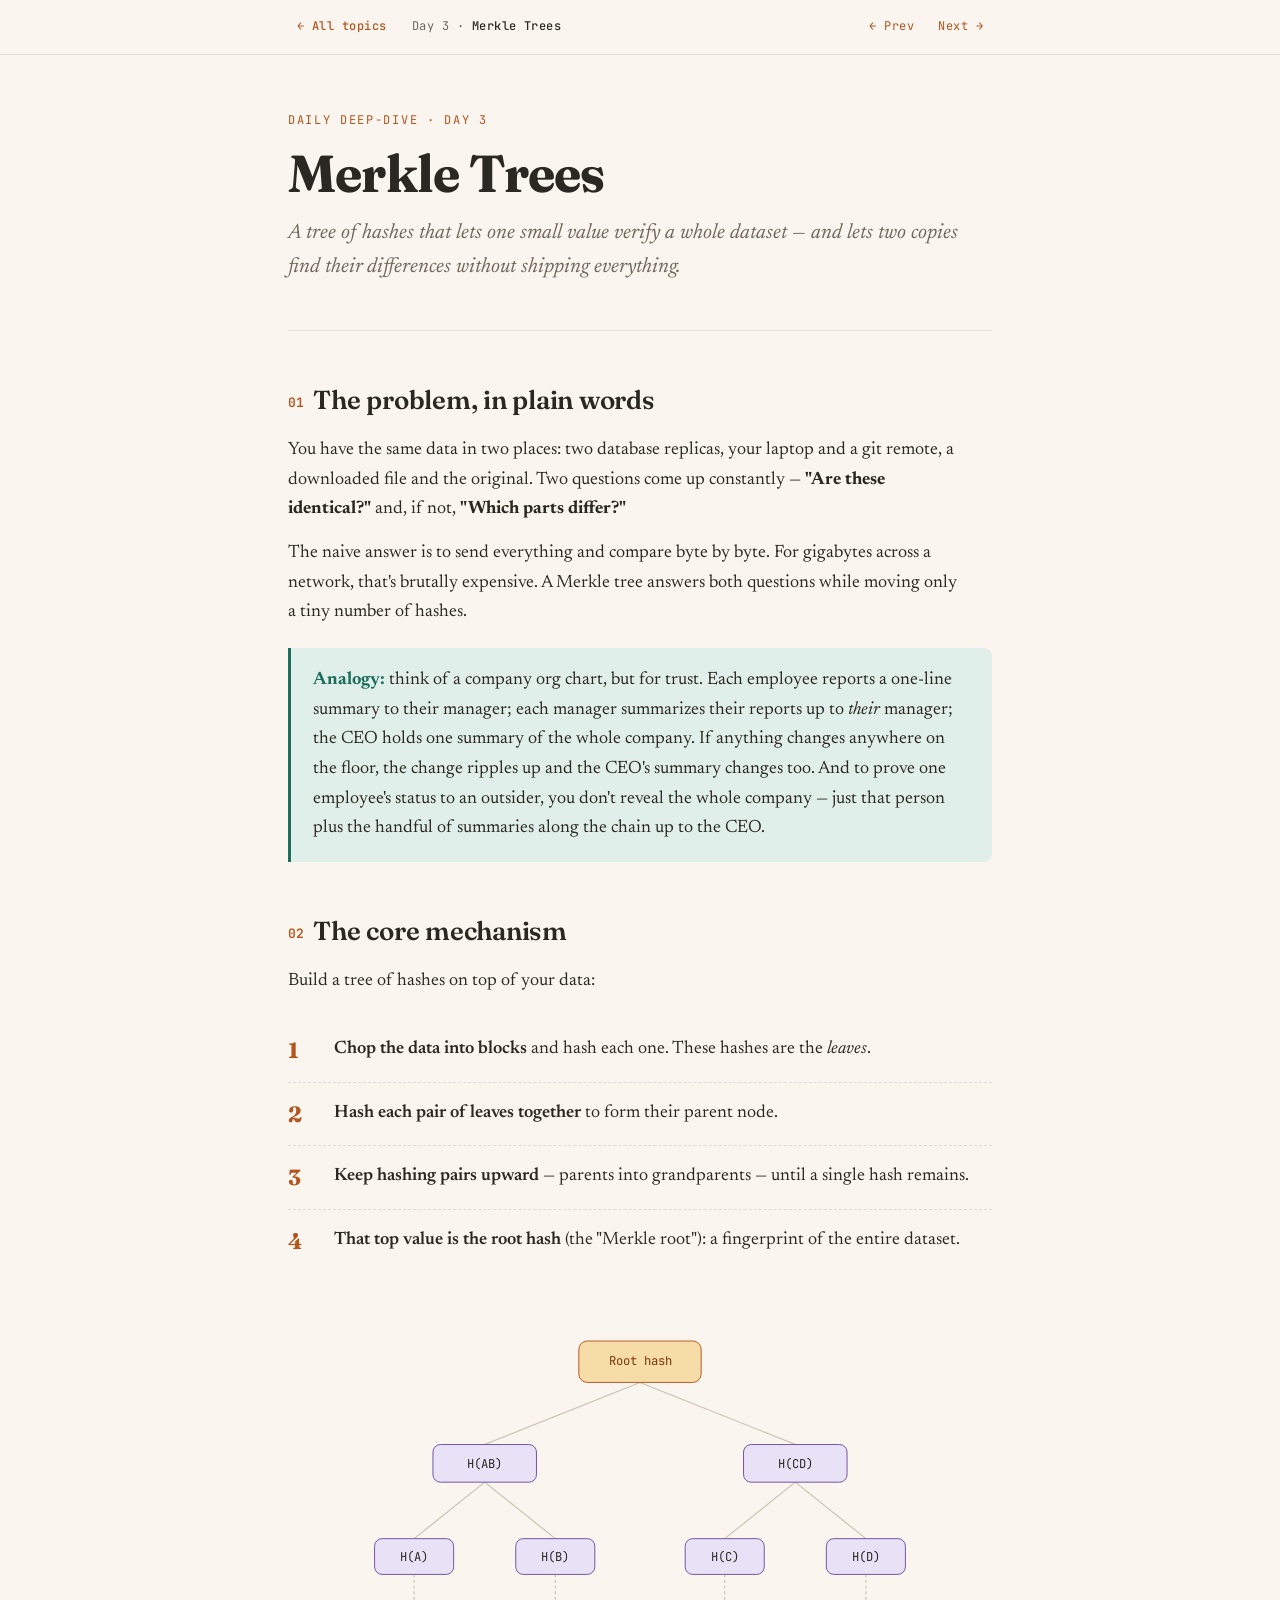
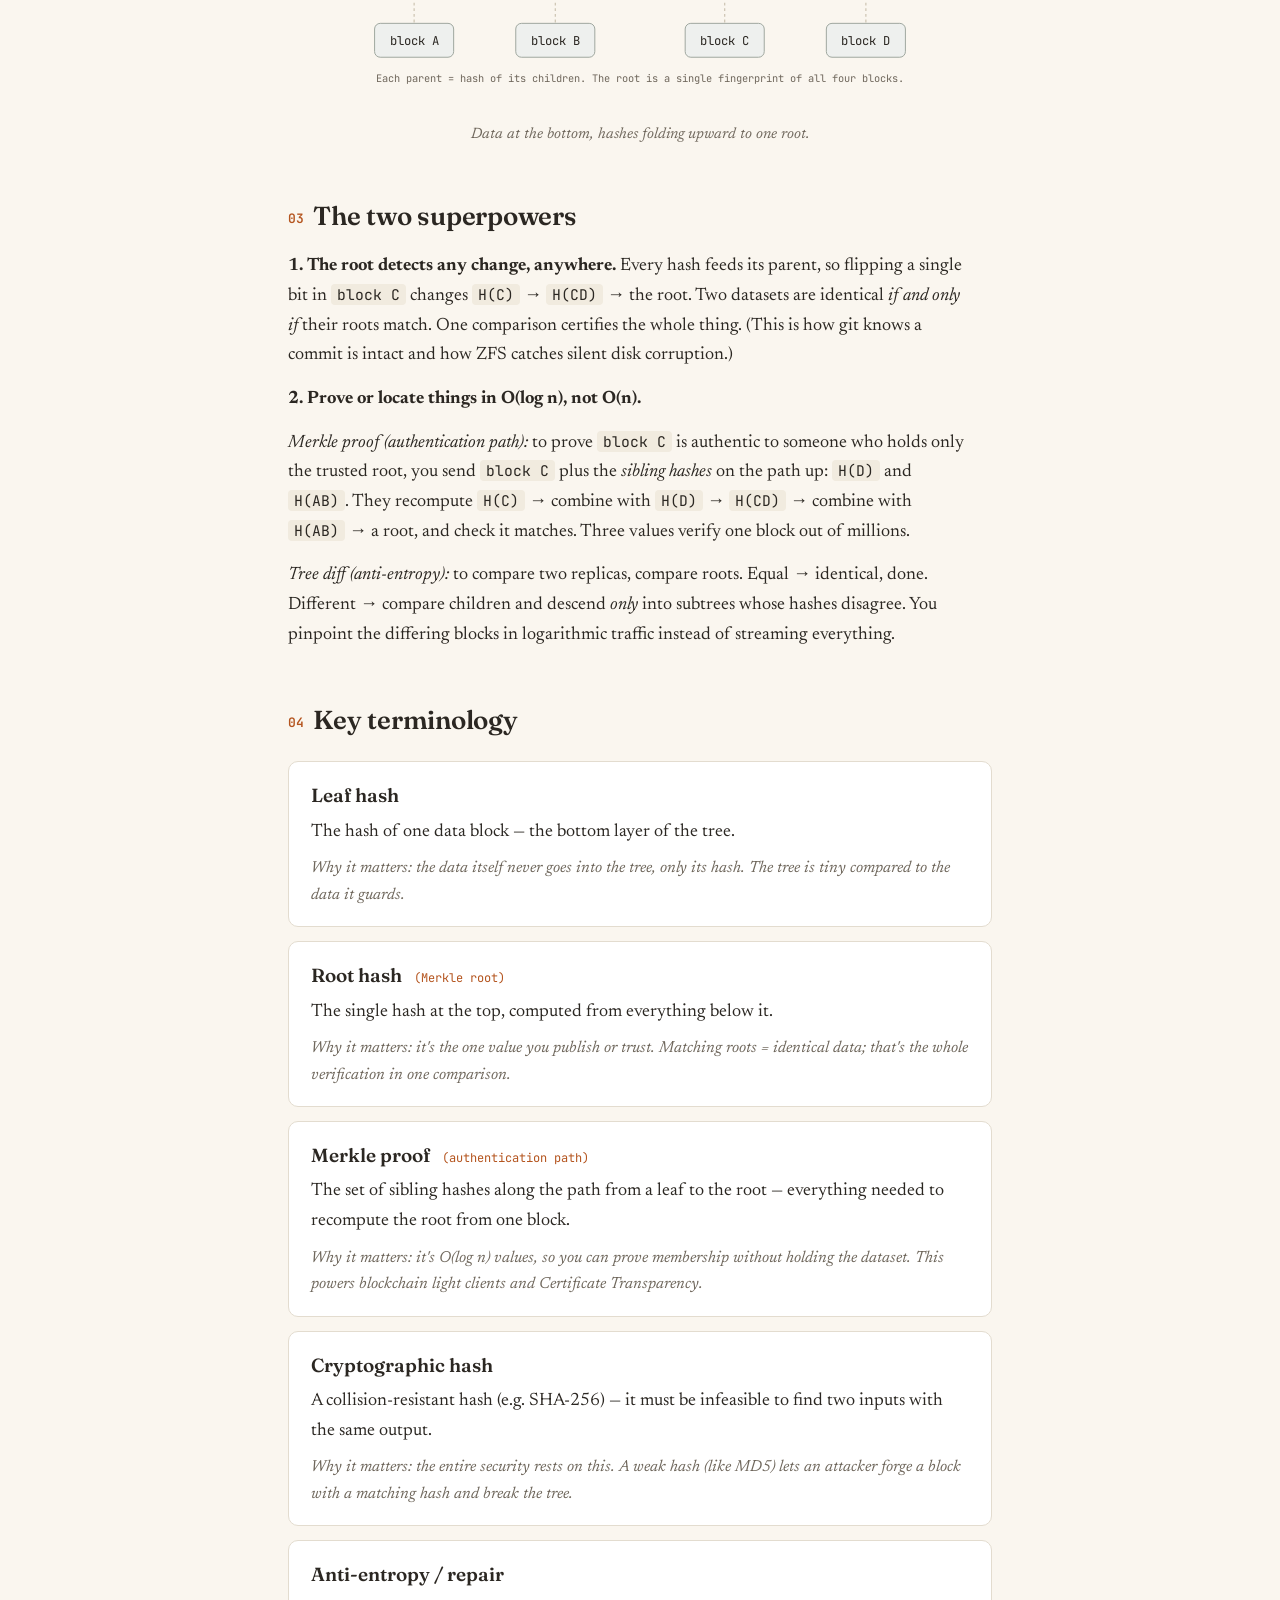
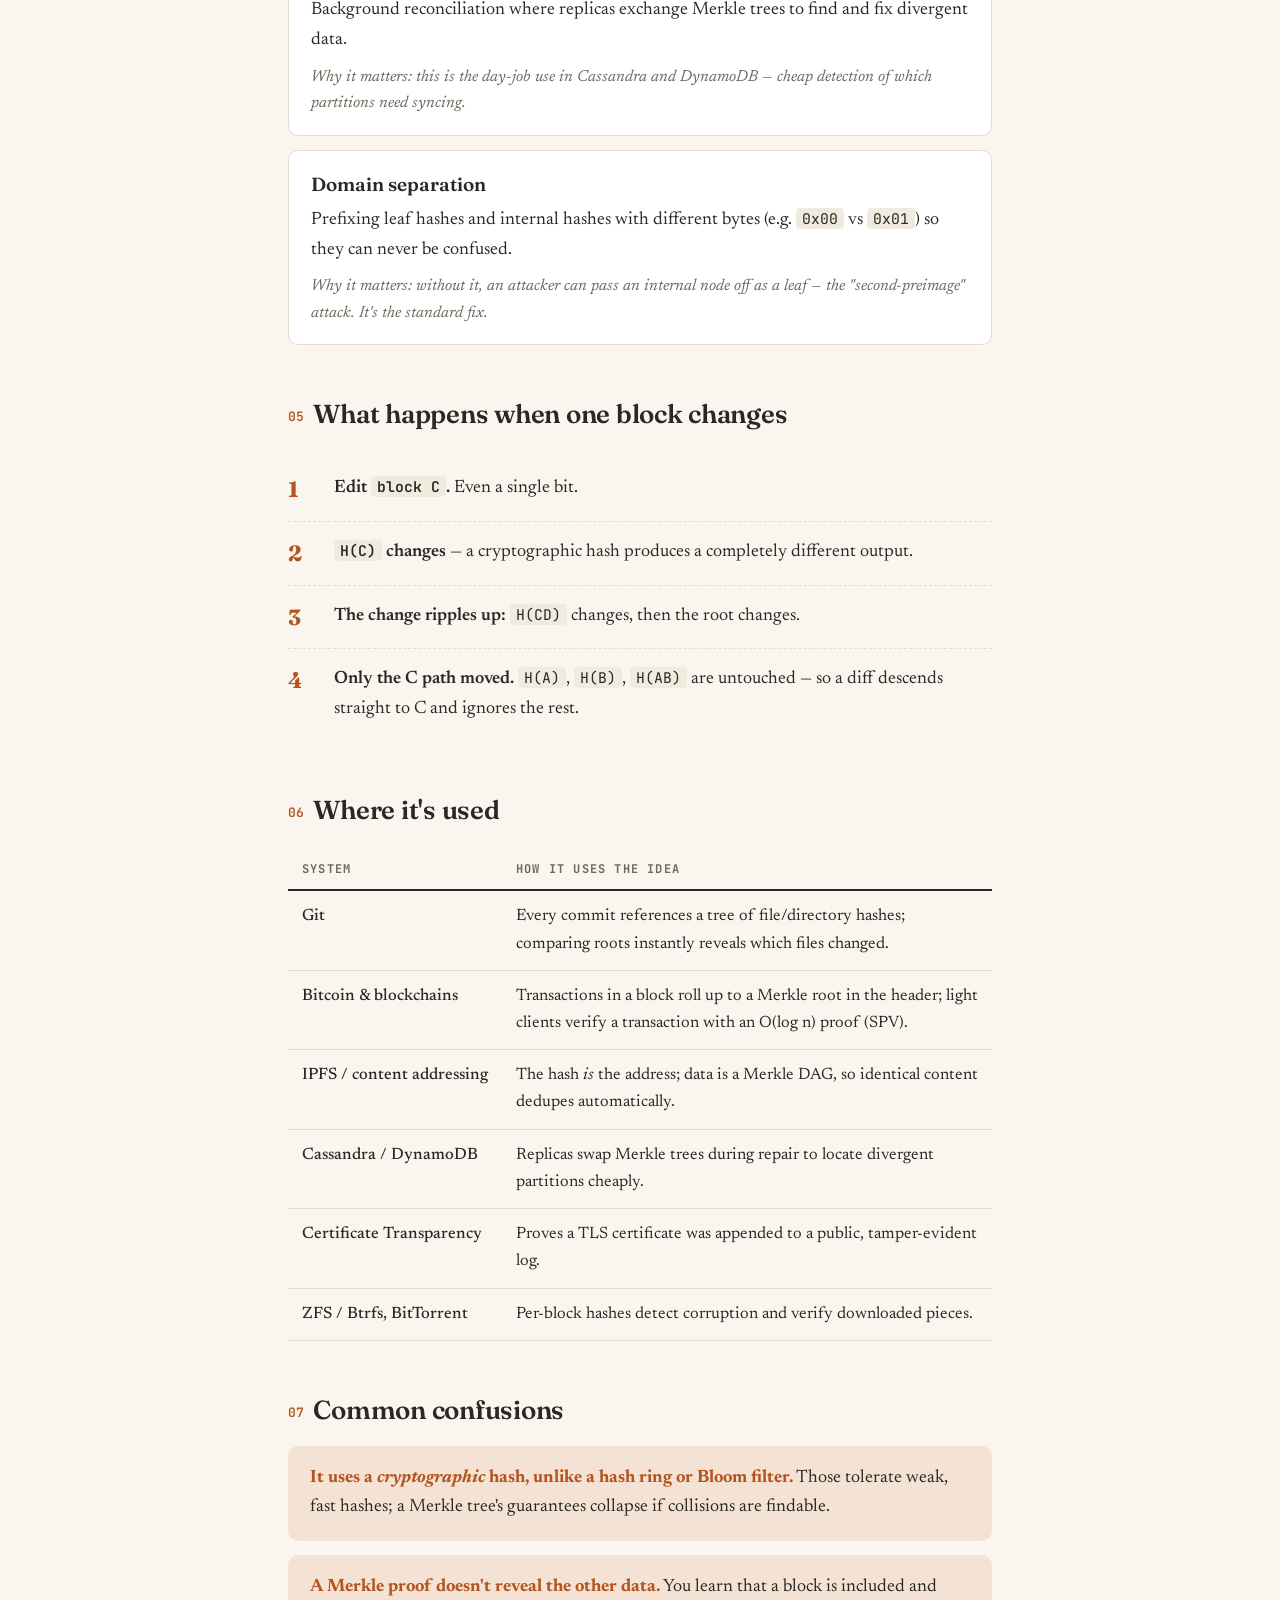
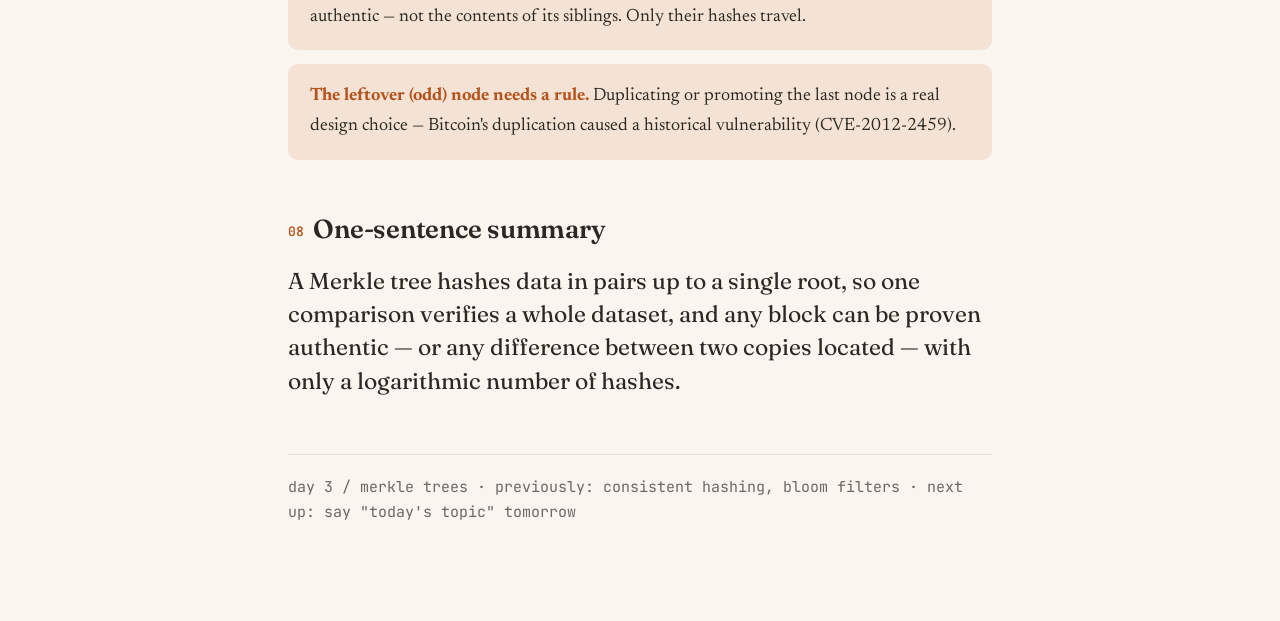
<file: 03-merkle-trees.html>
<!DOCTYPE html>
<html lang="en">
<head>
<meta charset="UTF-8">
<meta name="viewport" content="width=device-width, initial-scale=1.0">
<!-- meta:start (generated by tools/sync-meta.js — edit assets/topics.js) -->
<meta name="description" content="A tree of hashes that lets one small value verify a whole dataset — and lets two copies find their differences without shipping everything.">
<link rel="canonical" href="https://eplisoncygni.github.io/byte-size-system-design/03-merkle-trees.html">
<link rel="icon" type="image/svg+xml" href="assets/favicon.svg">
<meta name="theme-color" content="#faf6ef">
<meta property="og:type" content="article">
<meta property="og:site_name" content="Byte-Size System Design">
<meta property="og:title" content="Day 3 · Merkle Trees">
<meta property="og:description" content="A tree of hashes that lets one small value verify a whole dataset — and lets two copies find their differences without shipping everything.">
<meta property="og:url" content="https://eplisoncygni.github.io/byte-size-system-design/03-merkle-trees.html">
<meta property="og:image" content="https://eplisoncygni.github.io/byte-size-system-design/assets/og/03-merkle-trees.png">
<meta property="og:image:width" content="1200">
<meta property="og:image:height" content="630">
<meta property="og:image:alt" content="Day 3 · Merkle Trees">
<meta name="twitter:card" content="summary_large_image">
<!-- meta:end -->
<title>Day 3 · Merkle Trees</title>
<link rel="preconnect" href="https://fonts.googleapis.com">
<link rel="preconnect" href="https://fonts.gstatic.com" crossorigin>
<link href="https://fonts.googleapis.com/css2?family=Fraunces:opsz,wght@9..144,400;9..144,600;9..144,700&family=Newsreader:ital,opsz,wght@0,6..72,400;0,6..72,500;1,6..72,400&family=JetBrains+Mono:wght@400;500&display=swap" rel="stylesheet">
  <link rel="stylesheet" href="assets/base.css">
  <link rel="stylesheet" href="assets/nav.css">
  <style>
  /* page-specific styles */
  /* diagram node fills */
    .n-root  { fill: #f6dca6; stroke: #b4541e; }
  .n-hash  { fill: #e9e1f5; stroke: #6a4fa3; }
  .n-block { fill: #eef0ee; stroke: #9aa39a; }
  .n-changed { fill: #f4c9b6; stroke: #b4541e; }
  .edge { stroke: #c9c0ae; stroke-width: 1.2; }
  .edge-changed { stroke: #b4541e; stroke-width: 2; }
  .nlabel { font-family: 'JetBrains Mono', monospace; font-size: 13px; fill: #2b2722; }
  .nlabel-root { font-family: 'JetBrains Mono', monospace; font-size: 13px; fill: #7a3a12; }
  .caption-svg { font-family: 'JetBrains Mono', monospace; font-size: 11px; fill: #6f675c; }
  </style>
</head>
<body>
<div class="page">

  <div class="kicker">Daily deep-dive · Day 3</div>
  <h1>Merkle Trees</h1>
  <p class="lede">A tree of hashes that lets one small value verify a whole dataset — and lets two copies find their differences without shipping everything.</p>

  <hr class="divider">

  <h2><span class="num">01</span>The problem, in plain words</h2>
  <p>You have the same data in two places: two database replicas, your laptop and a git remote, a downloaded file and the original. Two questions come up constantly — <strong>"Are these identical?"</strong> and, if not, <strong>"Which parts differ?"</strong></p>
  <p>The naive answer is to send everything and compare byte by byte. For gigabytes across a network, that's brutally expensive. A Merkle tree answers both questions while moving only a tiny number of hashes.</p>
  <div class="analogy">
    <strong>Analogy:</strong> think of a company org chart, but for trust. Each employee reports a one-line summary to their manager; each manager summarizes their reports up to <em>their</em> manager; the CEO holds one summary of the whole company. If anything changes anywhere on the floor, the change ripples up and the CEO's summary changes too. And to prove one employee's status to an outsider, you don't reveal the whole company — just that person plus the handful of summaries along the chain up to the CEO.
  </div>

  <h2><span class="num">02</span>The core mechanism</h2>
  <p>Build a tree of hashes on top of your data:</p>
  <div class="steps">
    <div class="step"><div class="body"><strong>Chop the data into blocks</strong> and hash each one. These hashes are the <em>leaves</em>.</div></div>
    <div class="step"><div class="body"><strong>Hash each pair of leaves together</strong> to form their parent node.</div></div>
    <div class="step"><div class="body"><strong>Keep hashing pairs upward</strong> — parents into grandparents — until a single hash remains.</div></div>
    <div class="step"><div class="body"><strong>That top value is the root hash</strong> (the "Merkle root"): a fingerprint of the entire dataset.</div></div>
  </div>

  <figure>
    <svg width="640" height="400" viewBox="0 0 680 400" role="img" aria-label="A Merkle tree over four data blocks">
      <line class="edge" x1="340" y1="74" x2="175" y2="140"/>
      <line class="edge" x1="340" y1="74" x2="505" y2="140"/>
      <line class="edge" x1="175" y1="180" x2="100" y2="240"/>
      <line class="edge" x1="175" y1="180" x2="250" y2="240"/>
      <line class="edge" x1="505" y1="180" x2="430" y2="240"/>
      <line class="edge" x1="505" y1="180" x2="580" y2="240"/>
      <line class="edge" x1="100" y1="278" x2="100" y2="330" stroke-dasharray="3 3"/>
      <line class="edge" x1="250" y1="278" x2="250" y2="330" stroke-dasharray="3 3"/>
      <line class="edge" x1="430" y1="278" x2="430" y2="330" stroke-dasharray="3 3"/>
      <line class="edge" x1="580" y1="278" x2="580" y2="330" stroke-dasharray="3 3"/>

      <rect class="n-root" x="275" y="30" width="130" height="44" rx="9"/>
      <text class="nlabel-root" x="340" y="56" text-anchor="middle">Root hash</text>

      <rect class="n-hash" x="120" y="140" width="110" height="40" rx="8"/>
      <text class="nlabel" x="175" y="165" text-anchor="middle">H(AB)</text>
      <rect class="n-hash" x="450" y="140" width="110" height="40" rx="8"/>
      <text class="nlabel" x="505" y="165" text-anchor="middle">H(CD)</text>

      <rect class="n-hash" x="58" y="240" width="84" height="38" rx="8"/>
      <text class="nlabel" x="100" y="264" text-anchor="middle">H(A)</text>
      <rect class="n-hash" x="208" y="240" width="84" height="38" rx="8"/>
      <text class="nlabel" x="250" y="264" text-anchor="middle">H(B)</text>
      <rect class="n-hash" x="388" y="240" width="84" height="38" rx="8"/>
      <text class="nlabel" x="430" y="264" text-anchor="middle">H(C)</text>
      <rect class="n-hash" x="538" y="240" width="84" height="38" rx="8"/>
      <text class="nlabel" x="580" y="264" text-anchor="middle">H(D)</text>

      <rect class="n-block" x="58" y="330" width="84" height="36" rx="6"/>
      <text class="nlabel" x="100" y="353" text-anchor="middle">block A</text>
      <rect class="n-block" x="208" y="330" width="84" height="36" rx="6"/>
      <text class="nlabel" x="250" y="353" text-anchor="middle">block B</text>
      <rect class="n-block" x="388" y="330" width="84" height="36" rx="6"/>
      <text class="nlabel" x="430" y="353" text-anchor="middle">block C</text>
      <rect class="n-block" x="538" y="330" width="84" height="36" rx="6"/>
      <text class="nlabel" x="580" y="353" text-anchor="middle">block D</text>

      <text class="caption-svg" x="340" y="392" text-anchor="middle">Each parent = hash of its children. The root is a single fingerprint of all four blocks.</text>
    </svg>
    <figcaption>Data at the bottom, hashes folding upward to one root.</figcaption>
  </figure>

  <h2><span class="num">03</span>The two superpowers</h2>
  <p><strong>1. The root detects any change, anywhere.</strong> Every hash feeds its parent, so flipping a single bit in <code>block C</code> changes <code>H(C)</code> → <code>H(CD)</code> → the root. Two datasets are identical <em>if and only if</em> their roots match. One comparison certifies the whole thing. (This is how git knows a commit is intact and how ZFS catches silent disk corruption.)</p>
  <p><strong>2. Prove or locate things in O(log n), not O(n).</strong></p>
  <p><em>Merkle proof (authentication path):</em> to prove <code>block C</code> is authentic to someone who holds only the trusted root, you send <code>block C</code> plus the <em>sibling hashes</em> on the path up: <code>H(D)</code> and <code>H(AB)</code>. They recompute <code>H(C)</code> → combine with <code>H(D)</code> → <code>H(CD)</code> → combine with <code>H(AB)</code> → a root, and check it matches. Three values verify one block out of millions.</p>
  <p><em>Tree diff (anti-entropy):</em> to compare two replicas, compare roots. Equal → identical, done. Different → compare children and descend <em>only</em> into subtrees whose hashes disagree. You pinpoint the differing blocks in logarithmic traffic instead of streaming everything.</p>

  <h2><span class="num">04</span>Key terminology</h2>
  <dl class="term-grid">
    <div class="term">
      <dt>Leaf hash</dt>
      <dd>The hash of one data block — the bottom layer of the tree.
      <span class="so-what">Why it matters: the data itself never goes into the tree, only its hash. The tree is tiny compared to the data it guards.</span></dd>
    </div>
    <div class="term">
      <dt>Root hash <span class="pron">(Merkle root)</span></dt>
      <dd>The single hash at the top, computed from everything below it.
      <span class="so-what">Why it matters: it's the one value you publish or trust. Matching roots = identical data; that's the whole verification in one comparison.</span></dd>
    </div>
    <div class="term">
      <dt>Merkle proof <span class="pron">(authentication path)</span></dt>
      <dd>The set of sibling hashes along the path from a leaf to the root — everything needed to recompute the root from one block.
      <span class="so-what">Why it matters: it's O(log n) values, so you can prove membership without holding the dataset. This powers blockchain light clients and Certificate Transparency.</span></dd>
    </div>
    <div class="term">
      <dt>Cryptographic hash</dt>
      <dd>A collision-resistant hash (e.g. SHA-256) — it must be infeasible to find two inputs with the same output.
      <span class="so-what">Why it matters: the entire security rests on this. A weak hash (like MD5) lets an attacker forge a block with a matching hash and break the tree.</span></dd>
    </div>
    <div class="term">
      <dt>Anti-entropy / repair</dt>
      <dd>Background reconciliation where replicas exchange Merkle trees to find and fix divergent data.
      <span class="so-what">Why it matters: this is the day-job use in Cassandra and DynamoDB — cheap detection of which partitions need syncing.</span></dd>
    </div>
    <div class="term">
      <dt>Domain separation</dt>
      <dd>Prefixing leaf hashes and internal hashes with different bytes (e.g. <code>0x00</code> vs <code>0x01</code>) so they can never be confused.
      <span class="so-what">Why it matters: without it, an attacker can pass an internal node off as a leaf — the "second-preimage" attack. It's the standard fix.</span></dd>
    </div>
  </dl>

  <h2><span class="num">05</span>What happens when one block changes</h2>
  <div class="steps">
    <div class="step"><div class="body"><strong>Edit <code>block C</code>.</strong> Even a single bit.</div></div>
    <div class="step"><div class="body"><strong><code>H(C)</code> changes</strong> — a cryptographic hash produces a completely different output.</div></div>
    <div class="step"><div class="body"><strong>The change ripples up:</strong> <code>H(CD)</code> changes, then the root changes.</div></div>
    <div class="step"><div class="body"><strong>Only the C path moved.</strong> <code>H(A)</code>, <code>H(B)</code>, <code>H(AB)</code> are untouched — so a diff descends straight to C and ignores the rest.</div></div>
  </div>

  <h2><span class="num">06</span>Where it's used</h2>
  <table>
    <tr><th>System</th><th>How it uses the idea</th></tr>
    <tr><td>Git</td><td>Every commit references a tree of file/directory hashes; comparing roots instantly reveals which files changed.</td></tr>
    <tr><td>Bitcoin &amp; blockchains</td><td>Transactions in a block roll up to a Merkle root in the header; light clients verify a transaction with an O(log n) proof (SPV).</td></tr>
    <tr><td>IPFS / content addressing</td><td>The hash <em>is</em> the address; data is a Merkle DAG, so identical content dedupes automatically.</td></tr>
    <tr><td>Cassandra / DynamoDB</td><td>Replicas swap Merkle trees during repair to locate divergent partitions cheaply.</td></tr>
    <tr><td>Certificate Transparency</td><td>Proves a TLS certificate was appended to a public, tamper-evident log.</td></tr>
    <tr><td>ZFS / Btrfs, BitTorrent</td><td>Per-block hashes detect corruption and verify downloaded pieces.</td></tr>
  </table>

  <h2><span class="num">07</span>Common confusions</h2>
  <div class="pitfall"><strong>It uses a <em>cryptographic</em> hash, unlike a hash ring or Bloom filter.</strong> Those tolerate weak, fast hashes; a Merkle tree's guarantees collapse if collisions are findable.</div>
  <div class="pitfall"><strong>A Merkle proof doesn't reveal the other data.</strong> You learn that a block is included and authentic — not the contents of its siblings. Only their hashes travel.</div>
  <div class="pitfall"><strong>The leftover (odd) node needs a rule.</strong> Duplicating or promoting the last node is a real design choice — Bitcoin's duplication caused a historical vulnerability (CVE-2012-2459).</div>

  <h2><span class="num">08</span>One-sentence summary</h2>
  <p style="font-family:'Fraunces',serif; font-size:23px; line-height:1.45;">A Merkle tree hashes data in pairs up to a single root, so one comparison verifies a whole dataset, and any block can be proven authentic — or any difference between two copies located — with only a logarithmic number of hashes.</p>

  <div class="footer-note">day 3 / merkle trees · previously: consistent hashing, bloom filters · next up: say "today's topic" tomorrow</div>

</div>
<script src="assets/topics.js"></script>
<script src="assets/nav.js"></script>
</body>
</html>
</file>
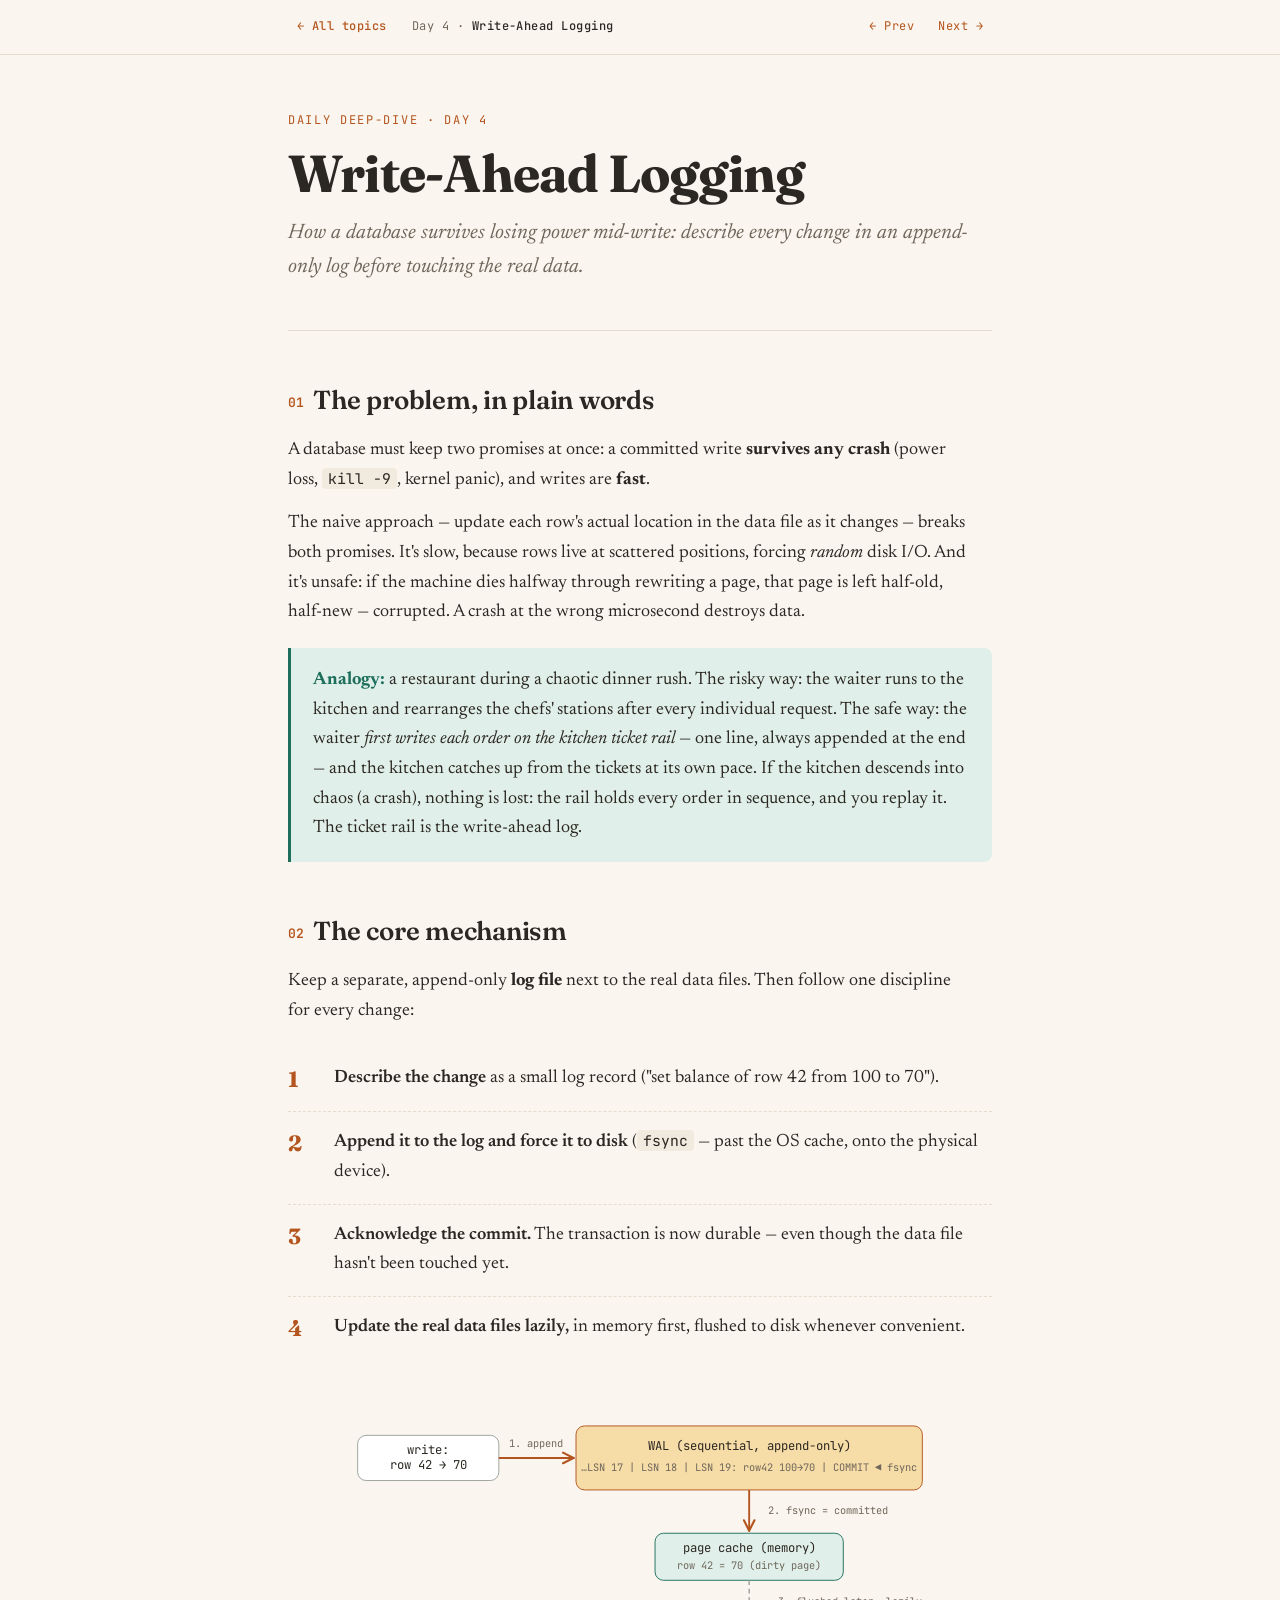
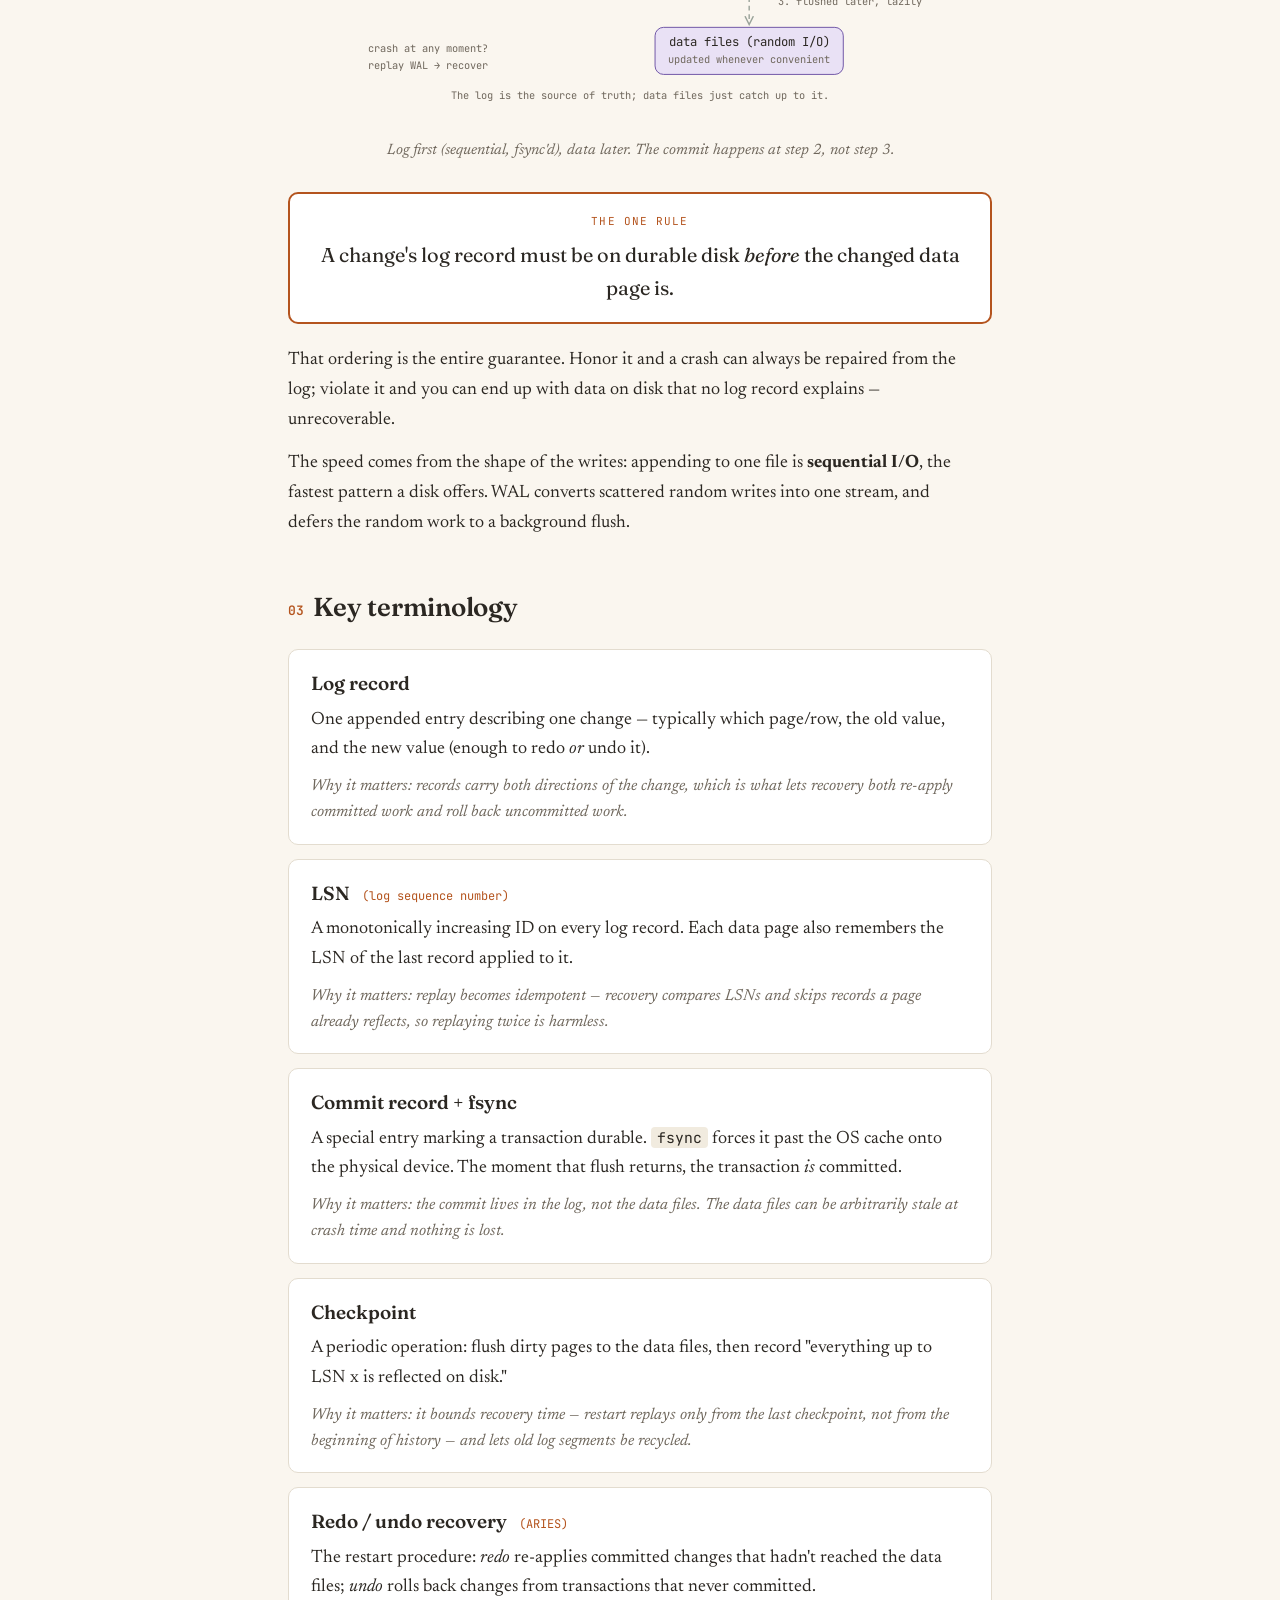
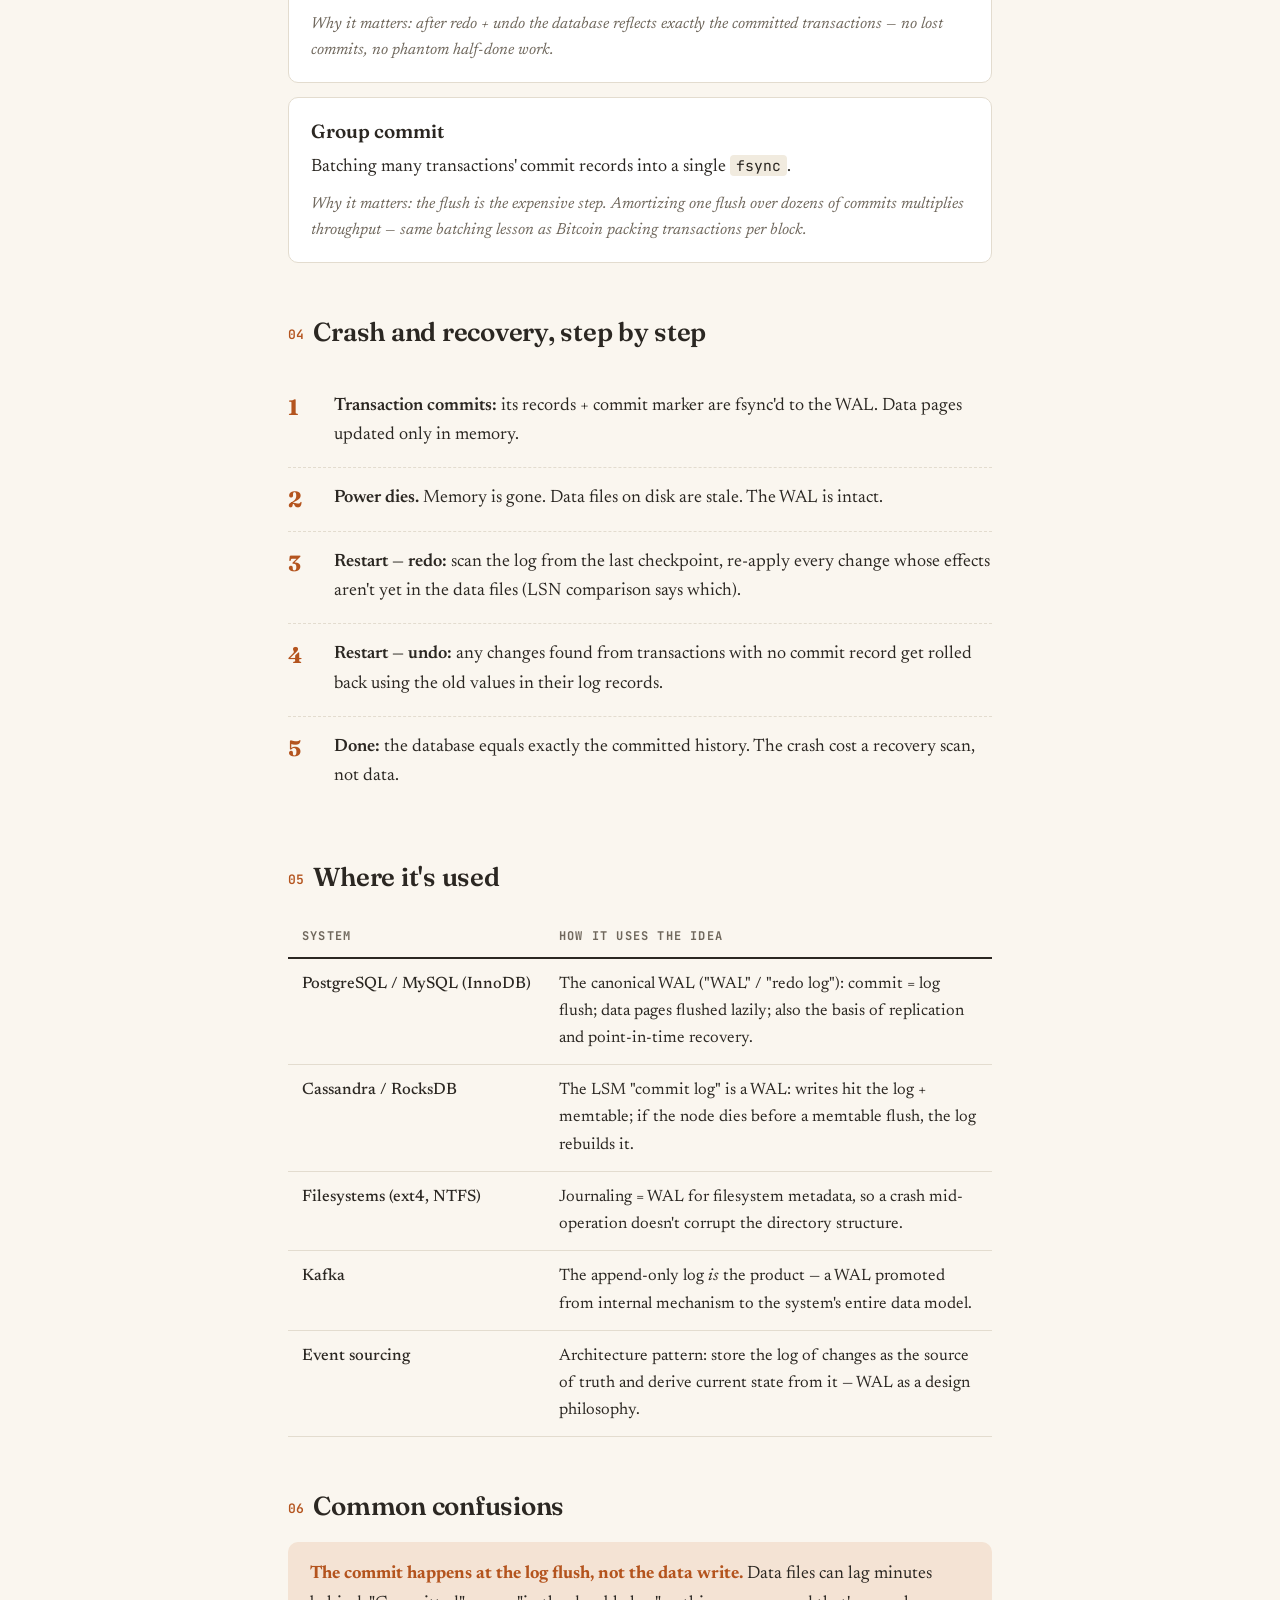
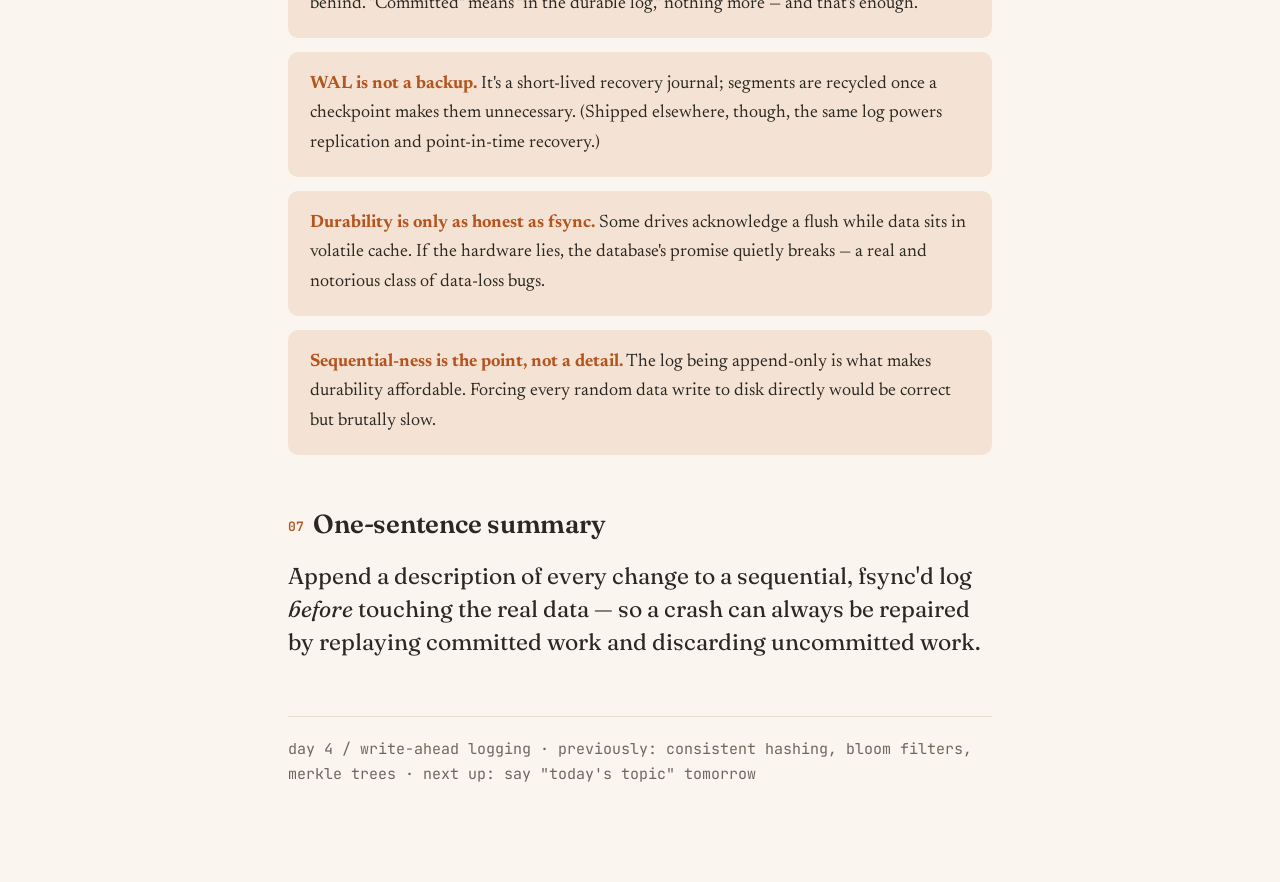
<file: 04-write-ahead-logging.html>
<!DOCTYPE html>
<html lang="en">
<head>
<meta charset="UTF-8">
<meta name="viewport" content="width=device-width, initial-scale=1.0">
<!-- meta:start (generated by tools/sync-meta.js — edit assets/topics.js) -->
<meta name="description" content="How a database survives losing power mid-write: describe every change in an append-only log before touching the real data.">
<link rel="canonical" href="https://eplisoncygni.github.io/byte-size-system-design/04-write-ahead-logging.html">
<link rel="icon" type="image/svg+xml" href="assets/favicon.svg">
<meta name="theme-color" content="#faf6ef">
<meta property="og:type" content="article">
<meta property="og:site_name" content="Byte-Size System Design">
<meta property="og:title" content="Day 4 · Write-Ahead Logging">
<meta property="og:description" content="How a database survives losing power mid-write: describe every change in an append-only log before touching the real data.">
<meta property="og:url" content="https://eplisoncygni.github.io/byte-size-system-design/04-write-ahead-logging.html">
<meta property="og:image" content="https://eplisoncygni.github.io/byte-size-system-design/assets/og/04-write-ahead-logging.png">
<meta property="og:image:width" content="1200">
<meta property="og:image:height" content="630">
<meta property="og:image:alt" content="Day 4 · Write-Ahead Logging">
<meta name="twitter:card" content="summary_large_image">
<!-- meta:end -->
<title>Day 4 · Write-Ahead Logging</title>
<link rel="preconnect" href="https://fonts.googleapis.com">
<link rel="preconnect" href="https://fonts.gstatic.com" crossorigin>
<link href="https://fonts.googleapis.com/css2?family=Fraunces:opsz,wght@9..144,400;9..144,600;9..144,700&family=Newsreader:ital,opsz,wght@0,6..72,400;0,6..72,500;1,6..72,400&family=JetBrains+Mono:wght@400;500&display=swap" rel="stylesheet">
  <link rel="stylesheet" href="assets/base.css">
  <link rel="stylesheet" href="assets/nav.css">
  <style>
  /* page-specific styles */
  .invariant {
    background: var(--card);
    border: 2px solid var(--accent);
    border-radius: 10px;
    padding: 18px 22px;
    margin: 22px 0;
    text-align: center;
    font-family: 'Fraunces', serif;
    font-size: 20px;
  }
  .invariant .small {
    display: block;
    font-family: 'JetBrains Mono', monospace;
    font-size: 11px;
    letter-spacing: 0.1em;
    text-transform: uppercase;
    color: var(--accent);
    margin-bottom: 8px;
  }
  </style>
</head>
<body>
<div class="page">

  <div class="kicker">Daily deep-dive · Day 4</div>
  <h1>Write-Ahead Logging</h1>
  <p class="lede">How a database survives losing power mid-write: describe every change in an append-only log <em>before</em> touching the real data.</p>

  <hr class="divider">

  <h2><span class="num">01</span>The problem, in plain words</h2>
  <p>A database must keep two promises at once: a committed write <strong>survives any crash</strong> (power loss, <code>kill -9</code>, kernel panic), and writes are <strong>fast</strong>.</p>
  <p>The naive approach — update each row's actual location in the data file as it changes — breaks both promises. It's slow, because rows live at scattered positions, forcing <em>random</em> disk I/O. And it's unsafe: if the machine dies halfway through rewriting a page, that page is left half-old, half-new — corrupted. A crash at the wrong microsecond destroys data.</p>
  <div class="analogy">
    <strong>Analogy:</strong> a restaurant during a chaotic dinner rush. The risky way: the waiter runs to the kitchen and rearranges the chefs' stations after every individual request. The safe way: the waiter <em>first writes each order on the kitchen ticket rail</em> — one line, always appended at the end — and the kitchen catches up from the tickets at its own pace. If the kitchen descends into chaos (a crash), nothing is lost: the rail holds every order in sequence, and you replay it. The ticket rail is the write-ahead log.
  </div>

  <h2><span class="num">02</span>The core mechanism</h2>
  <p>Keep a separate, append-only <strong>log file</strong> next to the real data files. Then follow one discipline for every change:</p>
  <div class="steps">
    <div class="step"><div class="body"><strong>Describe the change</strong> as a small log record ("set balance of row 42 from 100 to 70").</div></div>
    <div class="step"><div class="body"><strong>Append it to the log and force it to disk</strong> (<code>fsync</code> — past the OS cache, onto the physical device).</div></div>
    <div class="step"><div class="body"><strong>Acknowledge the commit.</strong> The transaction is now durable — even though the data file hasn't been touched yet.</div></div>
    <div class="step"><div class="body"><strong>Update the real data files lazily,</strong> in memory first, flushed to disk whenever convenient.</div></div>
  </div>

  <figure>
    <svg width="640" height="330" viewBox="0 0 680 330" role="img" aria-label="Write path through a write-ahead log">
      <defs>
        <marker id="ah" viewBox="0 0 10 10" refX="8" refY="5" markerWidth="7" markerHeight="7" orient="auto">
          <path d="M1 1 L9 5 L1 9" fill="none" stroke="#b4541e" stroke-width="1.6" stroke-linecap="round"/>
        </marker>
        <marker id="ah2" viewBox="0 0 10 10" refX="8" refY="5" markerWidth="7" markerHeight="7" orient="auto">
          <path d="M1 1 L9 5 L1 9" fill="none" stroke="#9aa39a" stroke-width="1.4" stroke-linecap="round"/>
        </marker>
      </defs>

      <rect class="d-box" x="40" y="40" width="150" height="48" rx="9"/>
      <text class="d-label" x="115" y="60" text-anchor="middle">write:</text>
      <text class="d-label" x="115" y="76" text-anchor="middle">row 42 → 70</text>

      <line class="d-arrow" x1="190" y1="64" x2="268" y2="64" marker-end="url(#ah)"/>
      <text class="d-small" x="229" y="52" text-anchor="middle">1. append</text>

      <rect class="d-log" x="272" y="30" width="368" height="68" rx="9"/>
      <text class="d-label" x="456" y="56" text-anchor="middle">WAL (sequential, append-only)</text>
      <text class="d-small" x="456" y="78" text-anchor="middle">…LSN 17 | LSN 18 | LSN 19: row42 100→70 | COMMIT ◀ fsync</text>

      <line class="d-arrow" x1="456" y1="98" x2="456" y2="140" marker-end="url(#ah)"/>
      <text class="d-small" x="540" y="124" text-anchor="middle">2. fsync = committed</text>

      <rect class="d-mem" x="356" y="144" width="200" height="50" rx="9"/>
      <text class="d-label" x="456" y="164" text-anchor="middle">page cache (memory)</text>
      <text class="d-small" x="456" y="182" text-anchor="middle">row 42 = 70 (dirty page)</text>

      <line class="d-arrow-soft" x1="456" y1="194" x2="456" y2="240" marker-end="url(#ah2)"/>
      <text class="d-small" x="563" y="220" text-anchor="middle">3. flushed later, lazily</text>

      <rect class="d-data" x="356" y="244" width="200" height="50" rx="9"/>
      <text class="d-label" x="456" y="264" text-anchor="middle">data files (random I/O)</text>
      <text class="d-small" x="456" y="282" text-anchor="middle">updated whenever convenient</text>

      <text class="d-small" x="115" y="270" text-anchor="middle">crash at any moment?</text>
      <text class="d-small" x="115" y="288" text-anchor="middle">replay WAL → recover</text>

      <text class="d-small" x="340" y="320" text-anchor="middle">The log is the source of truth; data files just catch up to it.</text>
    </svg>
    <figcaption>Log first (sequential, fsync'd), data later. The commit happens at step 2, not step 3.</figcaption>
  </figure>

  <div class="invariant">
    <span class="small">the one rule</span>
    A change's log record must be on durable disk <em>before</em> the changed data page is.
  </div>
  <p>That ordering is the entire guarantee. Honor it and a crash can always be repaired from the log; violate it and you can end up with data on disk that no log record explains — unrecoverable.</p>
  <p>The speed comes from the shape of the writes: appending to one file is <strong>sequential I/O</strong>, the fastest pattern a disk offers. WAL converts scattered random writes into one stream, and defers the random work to a background flush.</p>

  <h2><span class="num">03</span>Key terminology</h2>
  <dl class="term-grid">
    <div class="term">
      <dt>Log record</dt>
      <dd>One appended entry describing one change — typically which page/row, the old value, and the new value (enough to redo <em>or</em> undo it).
      <span class="so-what">Why it matters: records carry both directions of the change, which is what lets recovery both re-apply committed work and roll back uncommitted work.</span></dd>
    </div>
    <div class="term">
      <dt>LSN <span class="pron">(log sequence number)</span></dt>
      <dd>A monotonically increasing ID on every log record. Each data page also remembers the LSN of the last record applied to it.
      <span class="so-what">Why it matters: replay becomes idempotent — recovery compares LSNs and skips records a page already reflects, so replaying twice is harmless.</span></dd>
    </div>
    <div class="term">
      <dt>Commit record + fsync</dt>
      <dd>A special entry marking a transaction durable. <code>fsync</code> forces it past the OS cache onto the physical device. The moment that flush returns, the transaction <em>is</em> committed.
      <span class="so-what">Why it matters: the commit lives in the log, not the data files. The data files can be arbitrarily stale at crash time and nothing is lost.</span></dd>
    </div>
    <div class="term">
      <dt>Checkpoint</dt>
      <dd>A periodic operation: flush dirty pages to the data files, then record "everything up to LSN x is reflected on disk."
      <span class="so-what">Why it matters: it bounds recovery time — restart replays only from the last checkpoint, not from the beginning of history — and lets old log segments be recycled.</span></dd>
    </div>
    <div class="term">
      <dt>Redo / undo recovery <span class="pron">(ARIES)</span></dt>
      <dd>The restart procedure: <em>redo</em> re-applies committed changes that hadn't reached the data files; <em>undo</em> rolls back changes from transactions that never committed.
      <span class="so-what">Why it matters: after redo + undo the database reflects exactly the committed transactions — no lost commits, no phantom half-done work.</span></dd>
    </div>
    <div class="term">
      <dt>Group commit</dt>
      <dd>Batching many transactions' commit records into a single <code>fsync</code>.
      <span class="so-what">Why it matters: the flush is the expensive step. Amortizing one flush over dozens of commits multiplies throughput — same batching lesson as Bitcoin packing transactions per block.</span></dd>
    </div>
  </dl>

  <h2><span class="num">04</span>Crash and recovery, step by step</h2>
  <div class="steps">
    <div class="step"><div class="body"><strong>Transaction commits:</strong> its records + commit marker are fsync'd to the WAL. Data pages updated only in memory.</div></div>
    <div class="step"><div class="body"><strong>Power dies.</strong> Memory is gone. Data files on disk are stale. The WAL is intact.</div></div>
    <div class="step"><div class="body"><strong>Restart — redo:</strong> scan the log from the last checkpoint, re-apply every change whose effects aren't yet in the data files (LSN comparison says which).</div></div>
    <div class="step"><div class="body"><strong>Restart — undo:</strong> any changes found from transactions with no commit record get rolled back using the old values in their log records.</div></div>
    <div class="step"><div class="body"><strong>Done:</strong> the database equals exactly the committed history. The crash cost a recovery scan, not data.</div></div>
  </div>

  <h2><span class="num">05</span>Where it's used</h2>
  <table>
    <tr><th>System</th><th>How it uses the idea</th></tr>
    <tr><td>PostgreSQL / MySQL (InnoDB)</td><td>The canonical WAL ("WAL" / "redo log"): commit = log flush; data pages flushed lazily; also the basis of replication and point-in-time recovery.</td></tr>
    <tr><td>Cassandra / RocksDB</td><td>The LSM "commit log" is a WAL: writes hit the log + memtable; if the node dies before a memtable flush, the log rebuilds it.</td></tr>
    <tr><td>Filesystems (ext4, NTFS)</td><td>Journaling = WAL for filesystem metadata, so a crash mid-operation doesn't corrupt the directory structure.</td></tr>
    <tr><td>Kafka</td><td>The append-only log <em>is</em> the product — a WAL promoted from internal mechanism to the system's entire data model.</td></tr>
    <tr><td>Event sourcing</td><td>Architecture pattern: store the log of changes as the source of truth and derive current state from it — WAL as a design philosophy.</td></tr>
  </table>

  <h2><span class="num">06</span>Common confusions</h2>
  <div class="pitfall"><strong>The commit happens at the log flush, not the data write.</strong> Data files can lag minutes behind. "Committed" means "in the durable log," nothing more — and that's enough.</div>
  <div class="pitfall"><strong>WAL is not a backup.</strong> It's a short-lived recovery journal; segments are recycled once a checkpoint makes them unnecessary. (Shipped elsewhere, though, the same log powers replication and point-in-time recovery.)</div>
  <div class="pitfall"><strong>Durability is only as honest as fsync.</strong> Some drives acknowledge a flush while data sits in volatile cache. If the hardware lies, the database's promise quietly breaks — a real and notorious class of data-loss bugs.</div>
  <div class="pitfall"><strong>Sequential-ness is the point, not a detail.</strong> The log being append-only is what makes durability affordable. Forcing every random data write to disk directly would be correct but brutally slow.</div>

  <h2><span class="num">07</span>One-sentence summary</h2>
  <p style="font-family:'Fraunces',serif; font-size:23px; line-height:1.45;">Append a description of every change to a sequential, fsync'd log <em>before</em> touching the real data — so a crash can always be repaired by replaying committed work and discarding uncommitted work.</p>

  <div class="footer-note">day 4 / write-ahead logging · previously: consistent hashing, bloom filters, merkle trees · next up: say "today's topic" tomorrow</div>

</div>
<script src="assets/topics.js"></script>
<script src="assets/nav.js"></script>
</body>
</html>
</file>
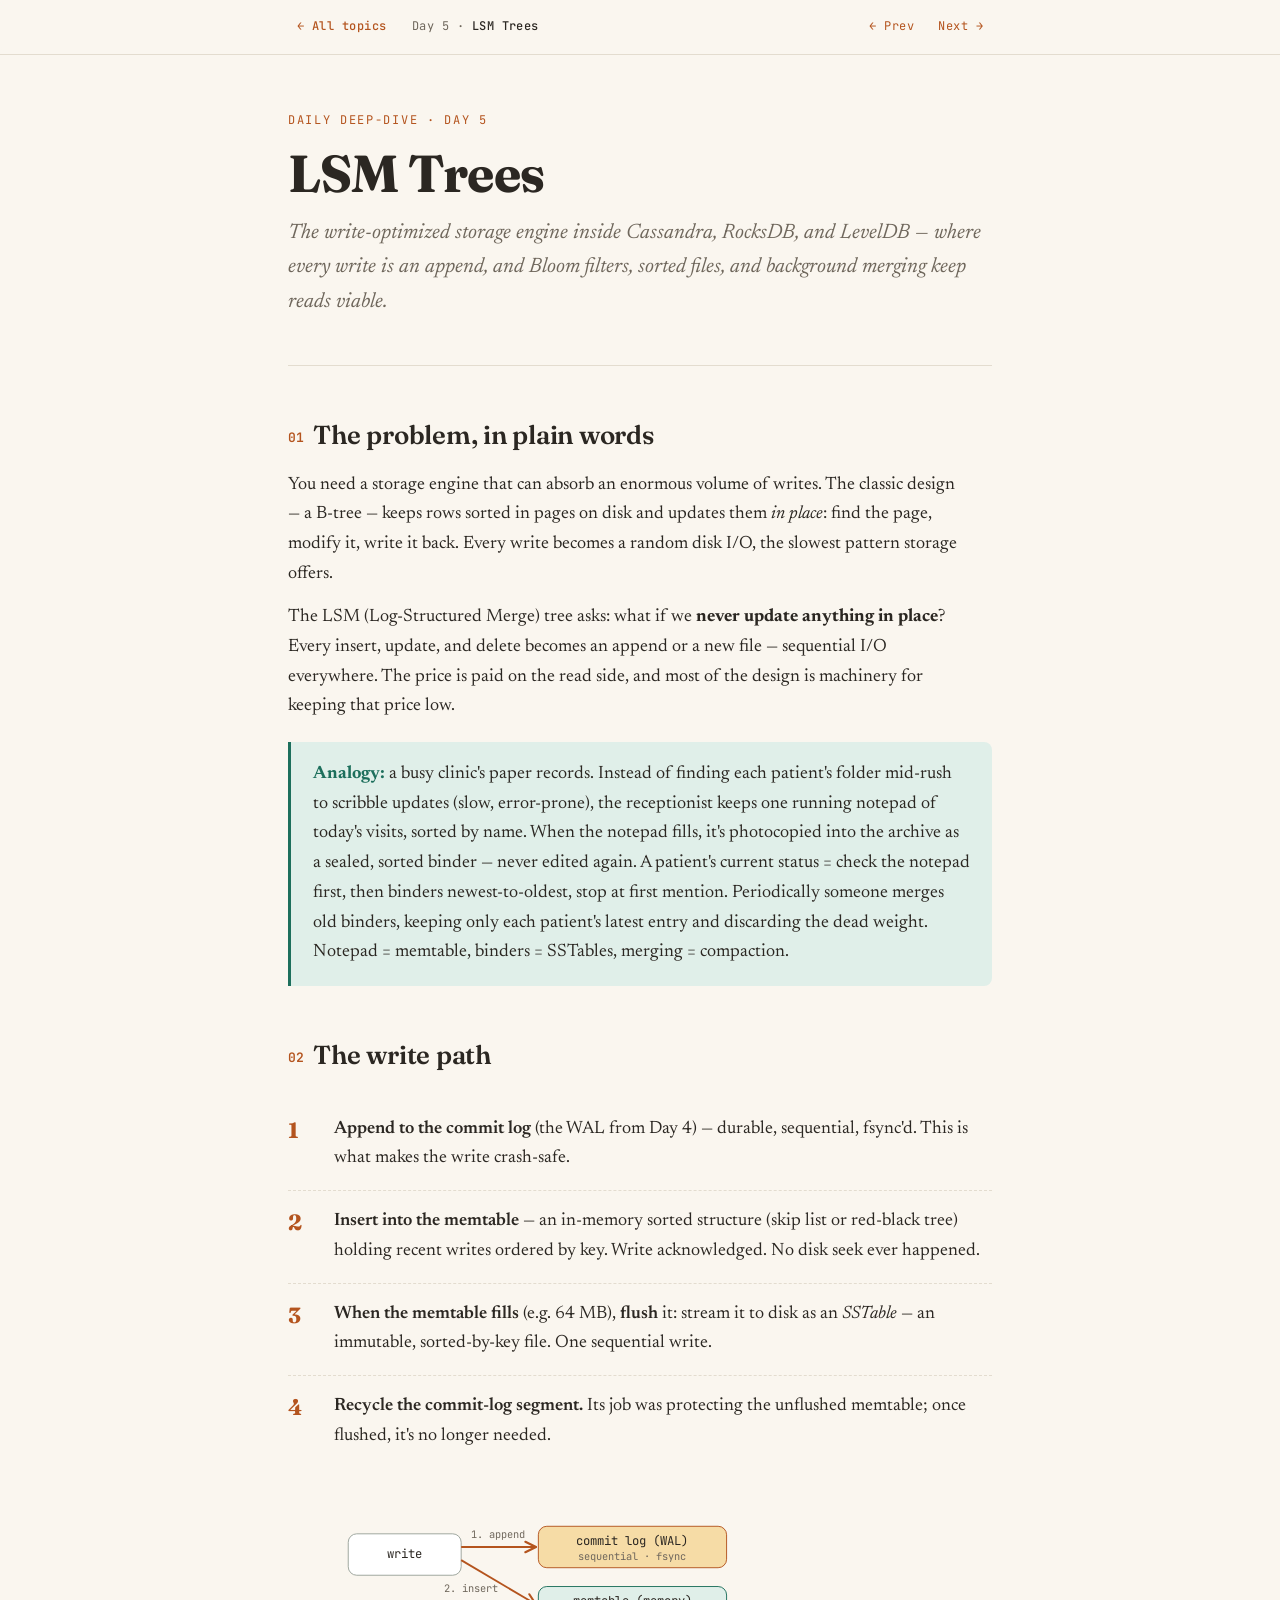
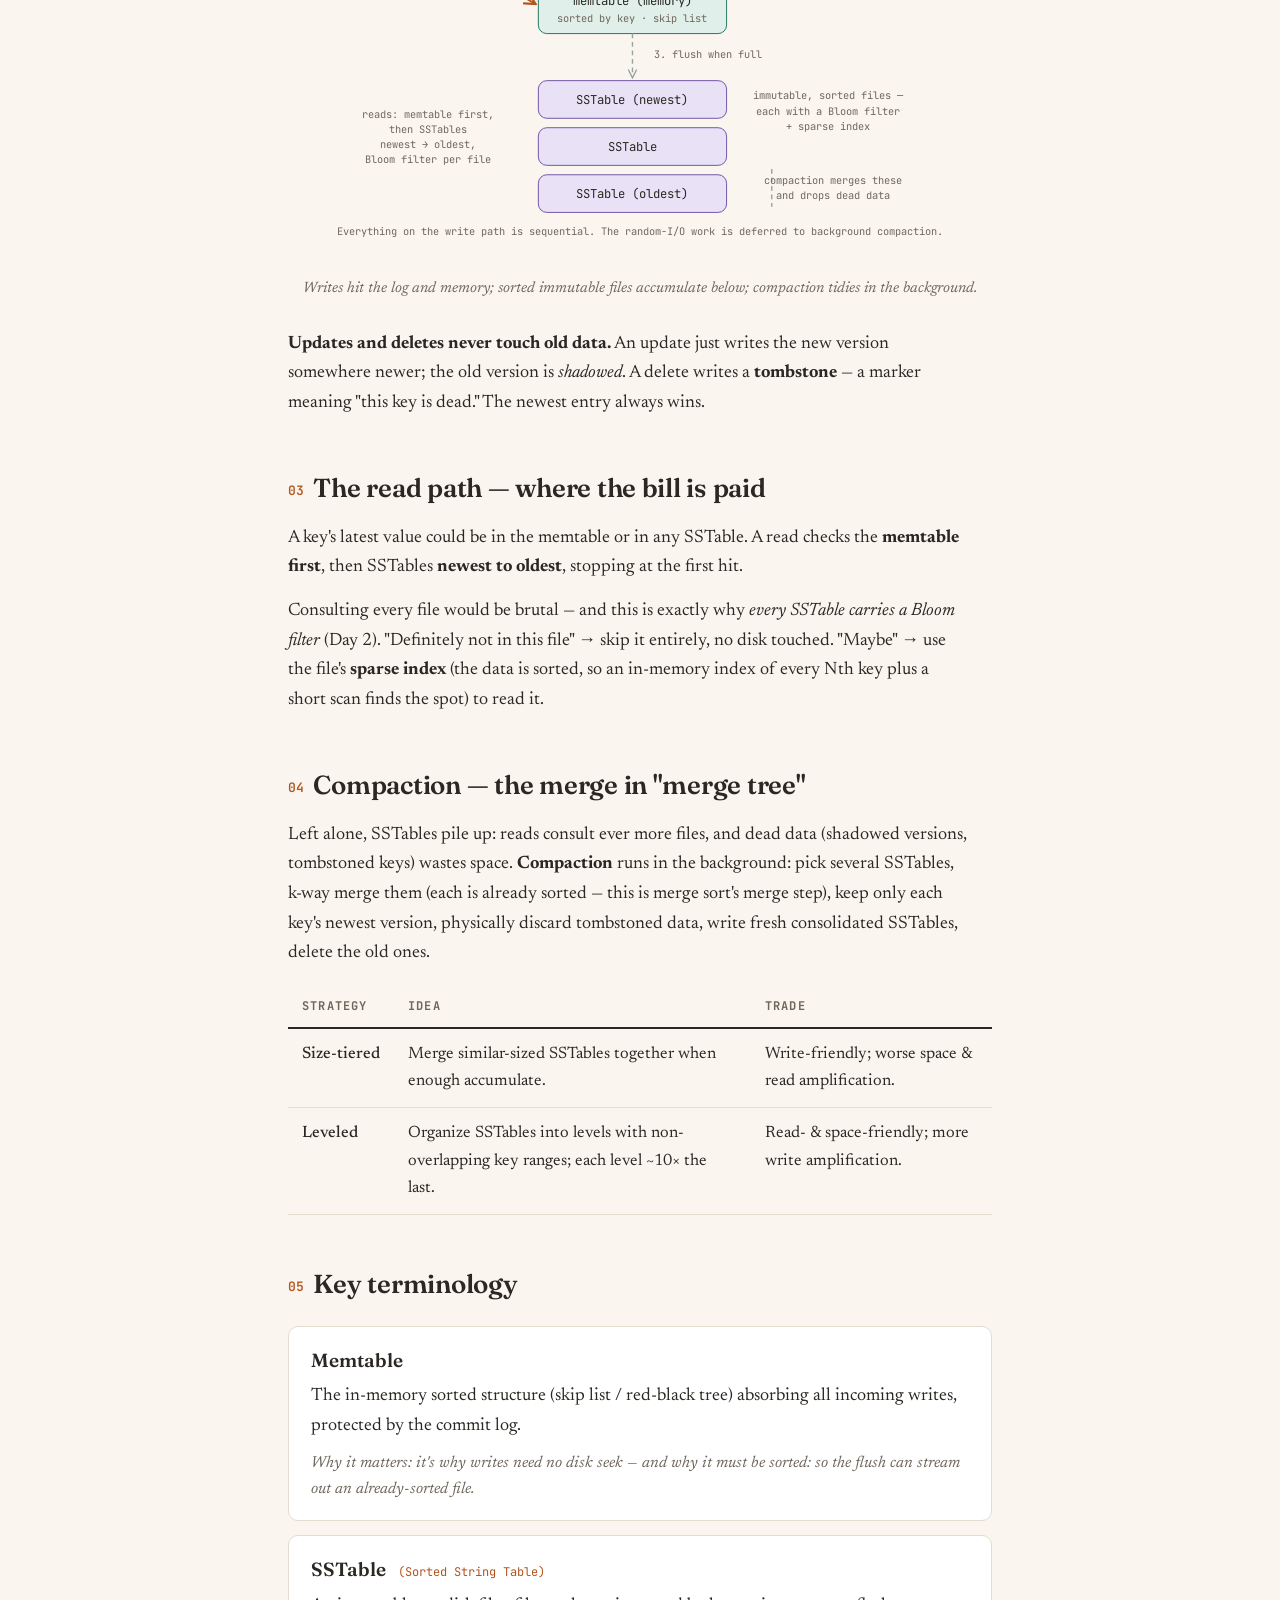
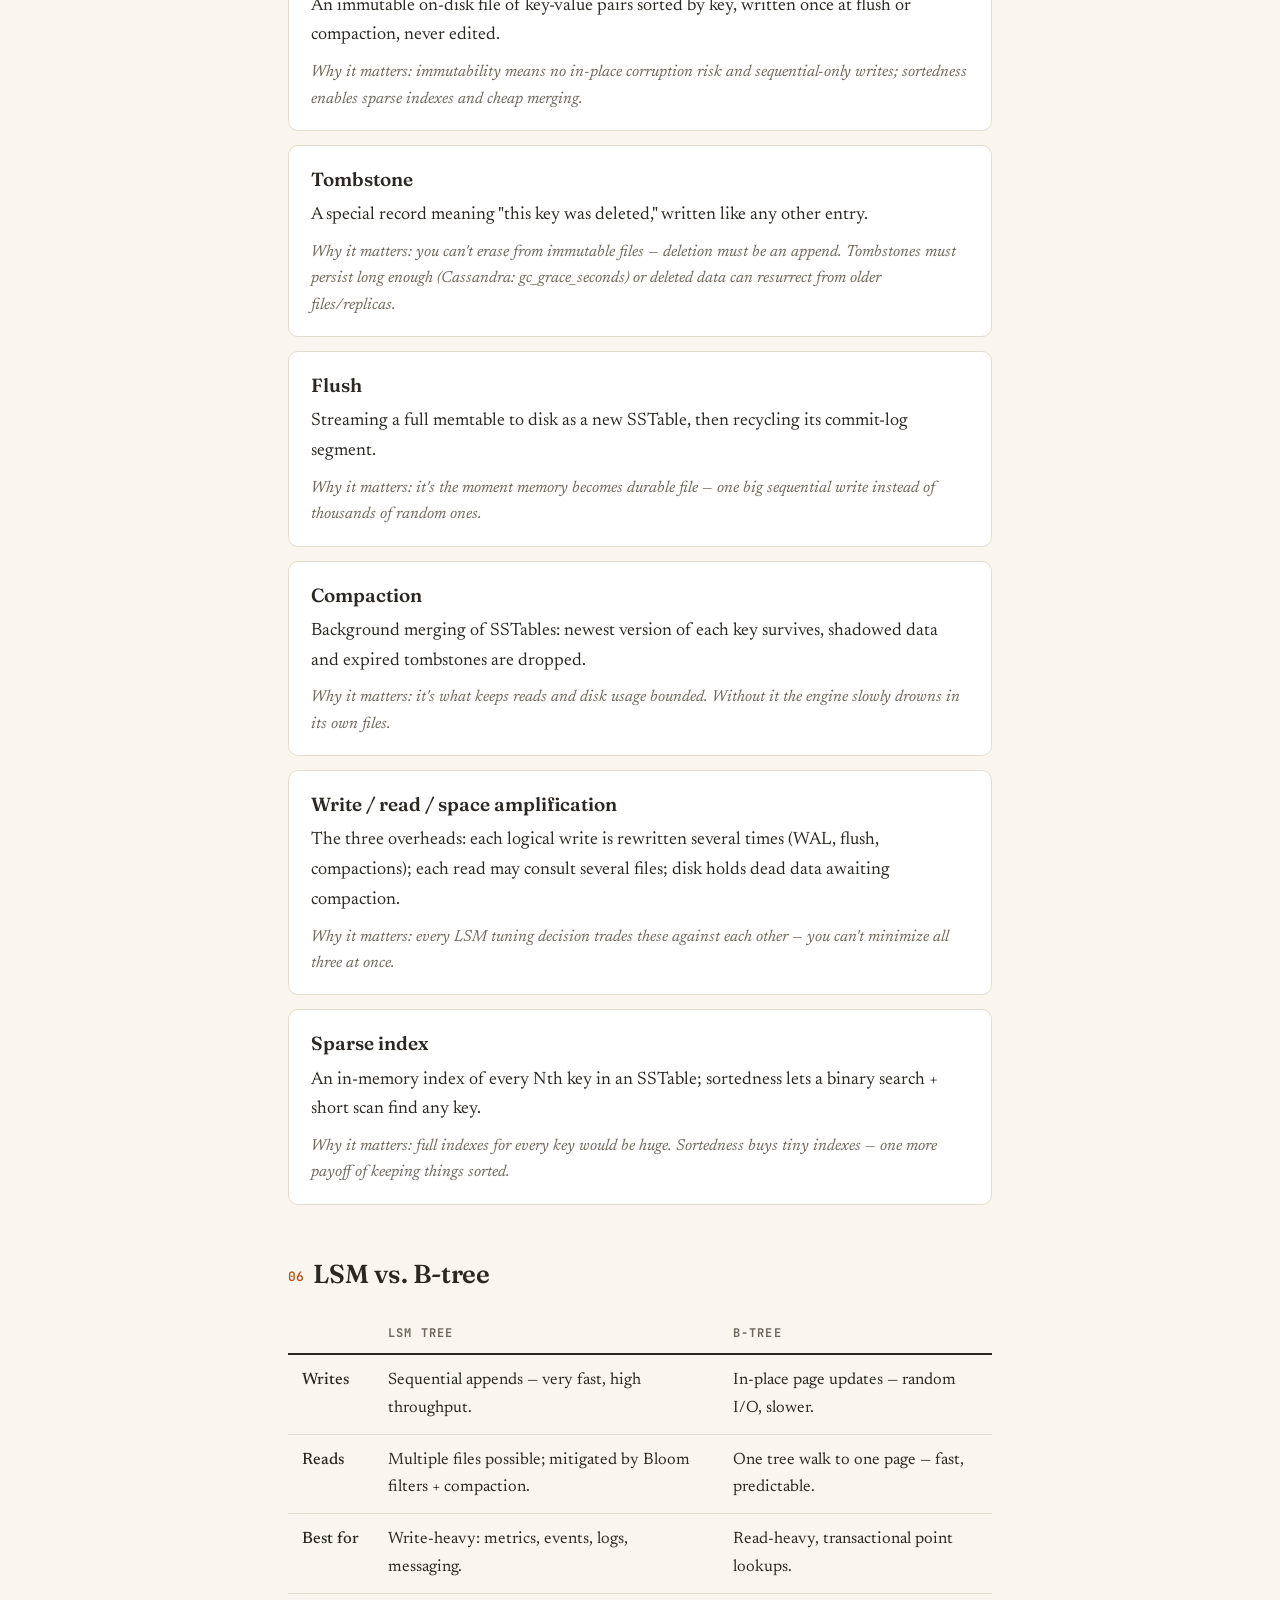
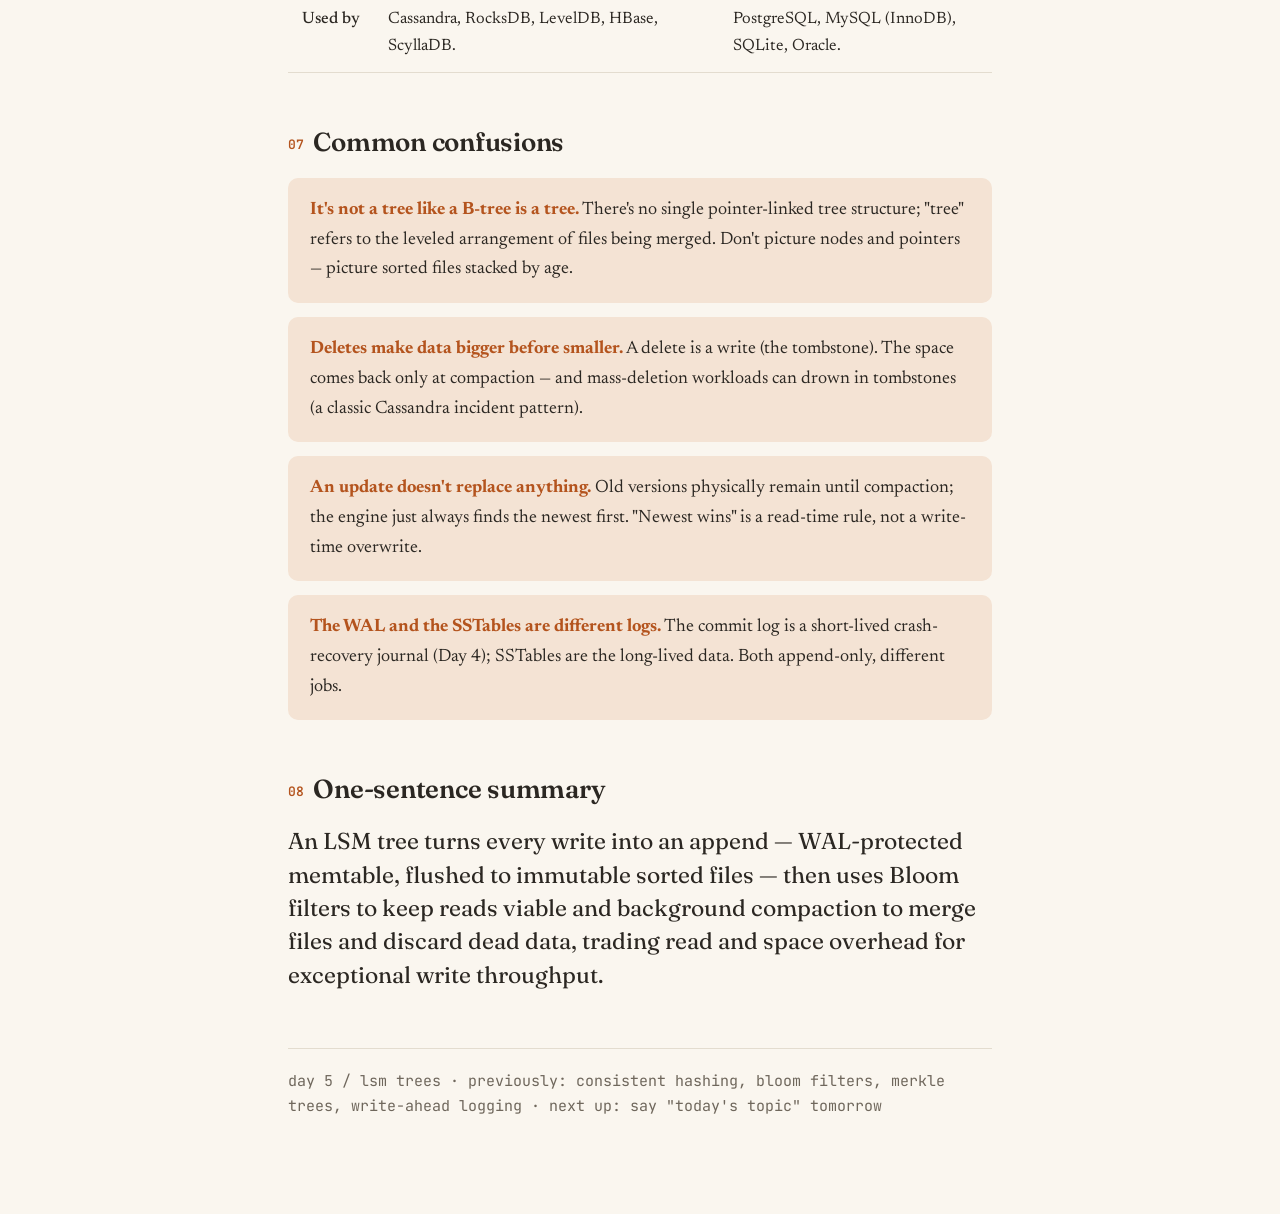
<file: 05-lsm-trees.html>
<!DOCTYPE html>
<html lang="en">
<head>
<meta charset="UTF-8">
<meta name="viewport" content="width=device-width, initial-scale=1.0">
<!-- meta:start (generated by tools/sync-meta.js — edit assets/topics.js) -->
<meta name="description" content="The write-optimized engine inside Cassandra, RocksDB, and LevelDB — every write an append, with sorted files and background merges keeping reads viable.">
<link rel="canonical" href="https://eplisoncygni.github.io/byte-size-system-design/05-lsm-trees.html">
<link rel="icon" type="image/svg+xml" href="assets/favicon.svg">
<meta name="theme-color" content="#faf6ef">
<meta property="og:type" content="article">
<meta property="og:site_name" content="Byte-Size System Design">
<meta property="og:title" content="Day 5 · LSM Trees">
<meta property="og:description" content="The write-optimized engine inside Cassandra, RocksDB, and LevelDB — every write an append, with sorted files and background merges keeping reads viable.">
<meta property="og:url" content="https://eplisoncygni.github.io/byte-size-system-design/05-lsm-trees.html">
<meta property="og:image" content="https://eplisoncygni.github.io/byte-size-system-design/assets/og/05-lsm-trees.png">
<meta property="og:image:width" content="1200">
<meta property="og:image:height" content="630">
<meta property="og:image:alt" content="Day 5 · LSM Trees">
<meta name="twitter:card" content="summary_large_image">
<!-- meta:end -->
<title>Day 5 · LSM Trees</title>
<link rel="preconnect" href="https://fonts.googleapis.com">
<link rel="preconnect" href="https://fonts.gstatic.com" crossorigin>
<link href="https://fonts.googleapis.com/css2?family=Fraunces:opsz,wght@9..144,400;9..144,600;9..144,700&family=Newsreader:ital,opsz,wght@0,6..72,400;0,6..72,500;1,6..72,400&family=JetBrains+Mono:wght@400;500&display=swap" rel="stylesheet">
  <link rel="stylesheet" href="assets/base.css">
  <link rel="stylesheet" href="assets/nav.css">
</head>
<body>
<div class="page">

  <div class="kicker">Daily deep-dive · Day 5</div>
  <h1>LSM Trees</h1>
  <p class="lede">The write-optimized storage engine inside Cassandra, RocksDB, and LevelDB — where every write is an append, and Bloom filters, sorted files, and background merging keep reads viable.</p>

  <hr class="divider">

  <h2><span class="num">01</span>The problem, in plain words</h2>
  <p>You need a storage engine that can absorb an enormous volume of writes. The classic design — a B-tree — keeps rows sorted in pages on disk and updates them <em>in place</em>: find the page, modify it, write it back. Every write becomes a random disk I/O, the slowest pattern storage offers.</p>
  <p>The LSM (Log-Structured Merge) tree asks: what if we <strong>never update anything in place</strong>? Every insert, update, and delete becomes an append or a new file — sequential I/O everywhere. The price is paid on the read side, and most of the design is machinery for keeping that price low.</p>
  <div class="analogy">
    <strong>Analogy:</strong> a busy clinic's paper records. Instead of finding each patient's folder mid-rush to scribble updates (slow, error-prone), the receptionist keeps one running notepad of today's visits, sorted by name. When the notepad fills, it's photocopied into the archive as a sealed, sorted binder — never edited again. A patient's current status = check the notepad first, then binders newest-to-oldest, stop at first mention. Periodically someone merges old binders, keeping only each patient's latest entry and discarding the dead weight. Notepad = memtable, binders = SSTables, merging = compaction.
  </div>

  <h2><span class="num">02</span>The write path</h2>
  <div class="steps">
    <div class="step"><div class="body"><strong>Append to the commit log</strong> (the WAL from Day 4) — durable, sequential, fsync'd. This is what makes the write crash-safe.</div></div>
    <div class="step"><div class="body"><strong>Insert into the memtable</strong> — an in-memory sorted structure (skip list or red-black tree) holding recent writes ordered by key. Write acknowledged. No disk seek ever happened.</div></div>
    <div class="step"><div class="body"><strong>When the memtable fills</strong> (e.g. 64 MB), <strong>flush</strong> it: stream it to disk as an <em>SSTable</em> — an immutable, sorted-by-key file. One sequential write.</div></div>
    <div class="step"><div class="body"><strong>Recycle the commit-log segment.</strong> Its job was protecting the unflushed memtable; once flushed, it's no longer needed.</div></div>
  </div>

  <figure>
    <svg width="640" height="360" viewBox="0 0 680 360" role="img" aria-label="LSM tree write path and structure">
      <defs>
        <marker id="ah" viewBox="0 0 10 10" refX="8" refY="5" markerWidth="7" markerHeight="7" orient="auto">
          <path d="M1 1 L9 5 L1 9" fill="none" stroke="#b4541e" stroke-width="1.6" stroke-linecap="round"/>
        </marker>
        <marker id="ah2" viewBox="0 0 10 10" refX="8" refY="5" markerWidth="7" markerHeight="7" orient="auto">
          <path d="M1 1 L9 5 L1 9" fill="none" stroke="#9aa39a" stroke-width="1.4" stroke-linecap="round"/>
        </marker>
      </defs>

      <rect class="d-box" x="30" y="30" width="120" height="44" rx="9"/>
      <text class="d-label" x="90" y="56" text-anchor="middle">write</text>

      <line class="d-arrow" x1="150" y1="44" x2="228" y2="44" marker-end="url(#ah)"/>
      <text class="d-small" x="189" y="34" text-anchor="middle">1. append</text>

      <rect class="d-log" x="232" y="22" width="200" height="44" rx="9"/>
      <text class="d-label" x="332" y="42" text-anchor="middle">commit log (WAL)</text>
      <text class="d-small" x="332" y="58" text-anchor="middle">sequential · fsync</text>

      <line class="d-arrow" x1="150" y1="58" x2="228" y2="104" marker-end="url(#ah)"/>
      <text class="d-small" x="160" y="92" text-anchor="middle">2. insert</text>

      <rect class="d-mem" x="232" y="86" width="200" height="50" rx="9"/>
      <text class="d-label" x="332" y="106" text-anchor="middle">memtable (memory)</text>
      <text class="d-small" x="332" y="124" text-anchor="middle">sorted by key · skip list</text>

      <line class="d-arrow-soft" x1="332" y1="136" x2="332" y2="182" marker-end="url(#ah2)"/>
      <text class="d-small" x="412" y="162" text-anchor="middle">3. flush when full</text>

      <rect class="d-data" x="232" y="186" width="200" height="40" rx="9"/>
      <text class="d-label" x="332" y="211" text-anchor="middle">SSTable (newest)</text>
      <rect class="d-data" x="232" y="236" width="200" height="40" rx="9"/>
      <text class="d-label" x="332" y="261" text-anchor="middle">SSTable</text>
      <rect class="d-data" x="232" y="286" width="200" height="40" rx="9"/>
      <text class="d-label" x="332" y="311" text-anchor="middle">SSTable (oldest)</text>

      <text class="d-small" x="540" y="206" text-anchor="middle">immutable, sorted files —</text>
      <text class="d-small" x="540" y="222" text-anchor="middle">each with a Bloom filter</text>
      <text class="d-small" x="540" y="238" text-anchor="middle">+ sparse index</text>

      <line class="d-arrow-soft" x1="480" y1="280" x2="480" y2="320"/>
      <text class="d-small" x="545" y="296" text-anchor="middle">compaction merges these</text>
      <text class="d-small" x="545" y="312" text-anchor="middle">and drops dead data</text>

      <text class="d-small" x="115" y="226" text-anchor="middle">reads: memtable first,</text>
      <text class="d-small" x="115" y="242" text-anchor="middle">then SSTables</text>
      <text class="d-small" x="115" y="258" text-anchor="middle">newest → oldest,</text>
      <text class="d-small" x="115" y="274" text-anchor="middle">Bloom filter per file</text>

      <text class="d-small" x="340" y="350" text-anchor="middle">Everything on the write path is sequential. The random-I/O work is deferred to background compaction.</text>
    </svg>
    <figcaption>Writes hit the log and memory; sorted immutable files accumulate below; compaction tidies in the background.</figcaption>
  </figure>

  <p><strong>Updates and deletes never touch old data.</strong> An update just writes the new version somewhere newer; the old version is <em>shadowed</em>. A delete writes a <strong>tombstone</strong> — a marker meaning "this key is dead." The newest entry always wins.</p>

  <h2><span class="num">03</span>The read path — where the bill is paid</h2>
  <p>A key's latest value could be in the memtable or in any SSTable. A read checks the <strong>memtable first</strong>, then SSTables <strong>newest to oldest</strong>, stopping at the first hit.</p>
  <p>Consulting every file would be brutal — and this is exactly why <em>every SSTable carries a Bloom filter</em> (Day 2). "Definitely not in this file" → skip it entirely, no disk touched. "Maybe" → use the file's <strong>sparse index</strong> (the data is sorted, so an in-memory index of every Nth key plus a short scan finds the spot) to read it.</p>

  <h2><span class="num">04</span>Compaction — the merge in "merge tree"</h2>
  <p>Left alone, SSTables pile up: reads consult ever more files, and dead data (shadowed versions, tombstoned keys) wastes space. <strong>Compaction</strong> runs in the background: pick several SSTables, k-way merge them (each is already sorted — this is merge sort's merge step), keep only each key's newest version, physically discard tombstoned data, write fresh consolidated SSTables, delete the old ones.</p>
  <table>
    <tr><th>Strategy</th><th>Idea</th><th>Trade</th></tr>
    <tr><td>Size-tiered</td><td>Merge similar-sized SSTables together when enough accumulate.</td><td>Write-friendly; worse space &amp; read amplification.</td></tr>
    <tr><td>Leveled</td><td>Organize SSTables into levels with non-overlapping key ranges; each level ~10× the last.</td><td>Read- &amp; space-friendly; more write amplification.</td></tr>
  </table>

  <h2><span class="num">05</span>Key terminology</h2>
  <dl class="term-grid">
    <div class="term">
      <dt>Memtable</dt>
      <dd>The in-memory sorted structure (skip list / red-black tree) absorbing all incoming writes, protected by the commit log.
      <span class="so-what">Why it matters: it's why writes need no disk seek — and why it must be sorted: so the flush can stream out an already-sorted file.</span></dd>
    </div>
    <div class="term">
      <dt>SSTable <span class="pron">(Sorted String Table)</span></dt>
      <dd>An immutable on-disk file of key-value pairs sorted by key, written once at flush or compaction, never edited.
      <span class="so-what">Why it matters: immutability means no in-place corruption risk and sequential-only writes; sortedness enables sparse indexes and cheap merging.</span></dd>
    </div>
    <div class="term">
      <dt>Tombstone</dt>
      <dd>A special record meaning "this key was deleted," written like any other entry.
      <span class="so-what">Why it matters: you can't erase from immutable files — deletion must be an append. Tombstones must persist long enough (Cassandra: gc_grace_seconds) or deleted data can resurrect from older files/replicas.</span></dd>
    </div>
    <div class="term">
      <dt>Flush</dt>
      <dd>Streaming a full memtable to disk as a new SSTable, then recycling its commit-log segment.
      <span class="so-what">Why it matters: it's the moment memory becomes durable file — one big sequential write instead of thousands of random ones.</span></dd>
    </div>
    <div class="term">
      <dt>Compaction</dt>
      <dd>Background merging of SSTables: newest version of each key survives, shadowed data and expired tombstones are dropped.
      <span class="so-what">Why it matters: it's what keeps reads and disk usage bounded. Without it the engine slowly drowns in its own files.</span></dd>
    </div>
    <div class="term">
      <dt>Write / read / space amplification</dt>
      <dd>The three overheads: each logical write is rewritten several times (WAL, flush, compactions); each read may consult several files; disk holds dead data awaiting compaction.
      <span class="so-what">Why it matters: every LSM tuning decision trades these against each other — you can't minimize all three at once.</span></dd>
    </div>
    <div class="term">
      <dt>Sparse index</dt>
      <dd>An in-memory index of every Nth key in an SSTable; sortedness lets a binary search + short scan find any key.
      <span class="so-what">Why it matters: full indexes for every key would be huge. Sortedness buys tiny indexes — one more payoff of keeping things sorted.</span></dd>
    </div>
  </dl>

  <h2><span class="num">06</span>LSM vs. B-tree</h2>
  <table>
    <tr><th></th><th>LSM tree</th><th>B-tree</th></tr>
    <tr><td>Writes</td><td>Sequential appends — very fast, high throughput.</td><td>In-place page updates — random I/O, slower.</td></tr>
    <tr><td>Reads</td><td>Multiple files possible; mitigated by Bloom filters + compaction.</td><td>One tree walk to one page — fast, predictable.</td></tr>
    <tr><td>Best for</td><td>Write-heavy: metrics, events, logs, messaging.</td><td>Read-heavy, transactional point lookups.</td></tr>
    <tr><td>Used by</td><td>Cassandra, RocksDB, LevelDB, HBase, ScyllaDB.</td><td>PostgreSQL, MySQL (InnoDB), SQLite, Oracle.</td></tr>
  </table>

  <h2><span class="num">07</span>Common confusions</h2>
  <div class="pitfall"><strong>It's not a tree like a B-tree is a tree.</strong> There's no single pointer-linked tree structure; "tree" refers to the leveled arrangement of files being merged. Don't picture nodes and pointers — picture sorted files stacked by age.</div>
  <div class="pitfall"><strong>Deletes make data bigger before smaller.</strong> A delete is a write (the tombstone). The space comes back only at compaction — and mass-deletion workloads can drown in tombstones (a classic Cassandra incident pattern).</div>
  <div class="pitfall"><strong>An update doesn't replace anything.</strong> Old versions physically remain until compaction; the engine just always finds the newest first. "Newest wins" is a read-time rule, not a write-time overwrite.</div>
  <div class="pitfall"><strong>The WAL and the SSTables are different logs.</strong> The commit log is a short-lived crash-recovery journal (Day 4); SSTables are the long-lived data. Both append-only, different jobs.</div>

  <h2><span class="num">08</span>One-sentence summary</h2>
  <p style="font-family:'Fraunces',serif; font-size:23px; line-height:1.45;">An LSM tree turns every write into an append — WAL-protected memtable, flushed to immutable sorted files — then uses Bloom filters to keep reads viable and background compaction to merge files and discard dead data, trading read and space overhead for exceptional write throughput.</p>

  <div class="footer-note">day 5 / lsm trees · previously: consistent hashing, bloom filters, merkle trees, write-ahead logging · next up: say "today's topic" tomorrow</div>

</div>
<script src="assets/topics.js"></script>
<script src="assets/nav.js"></script>
</body>
</html>
</file>
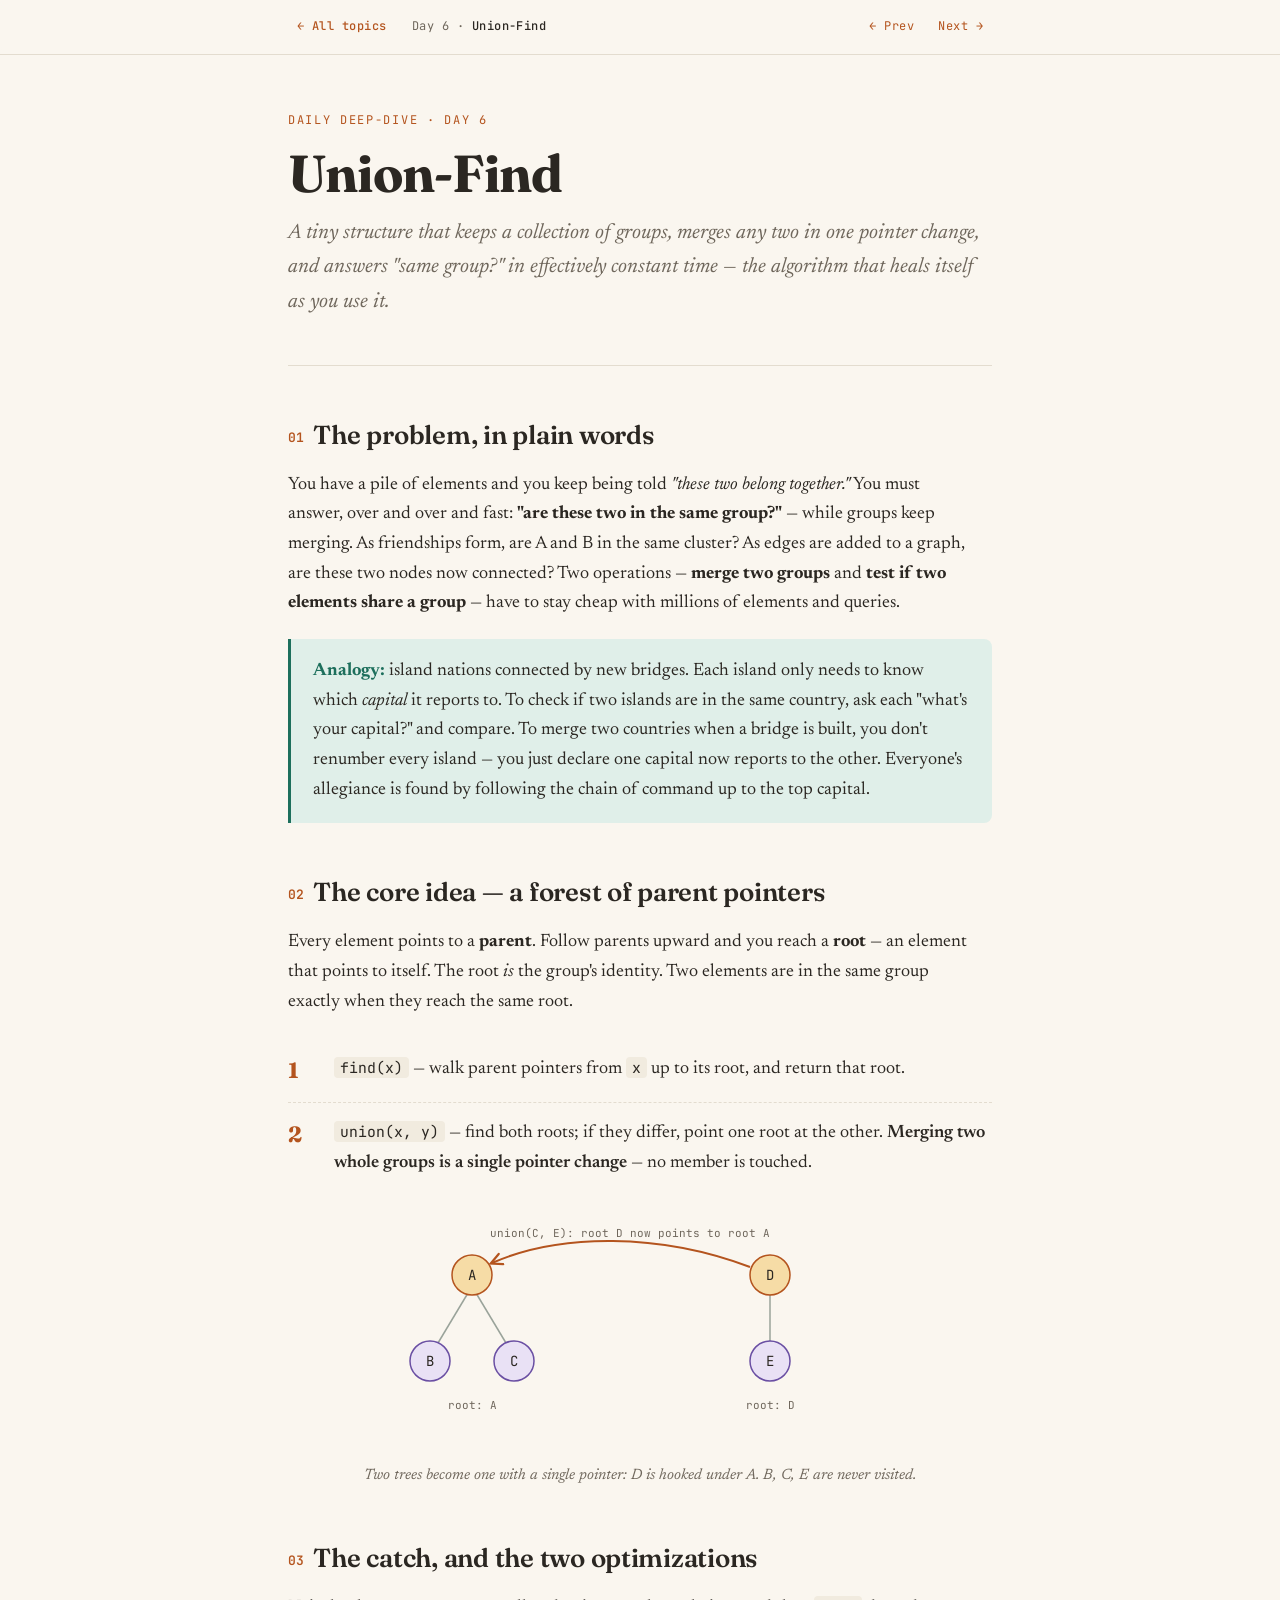
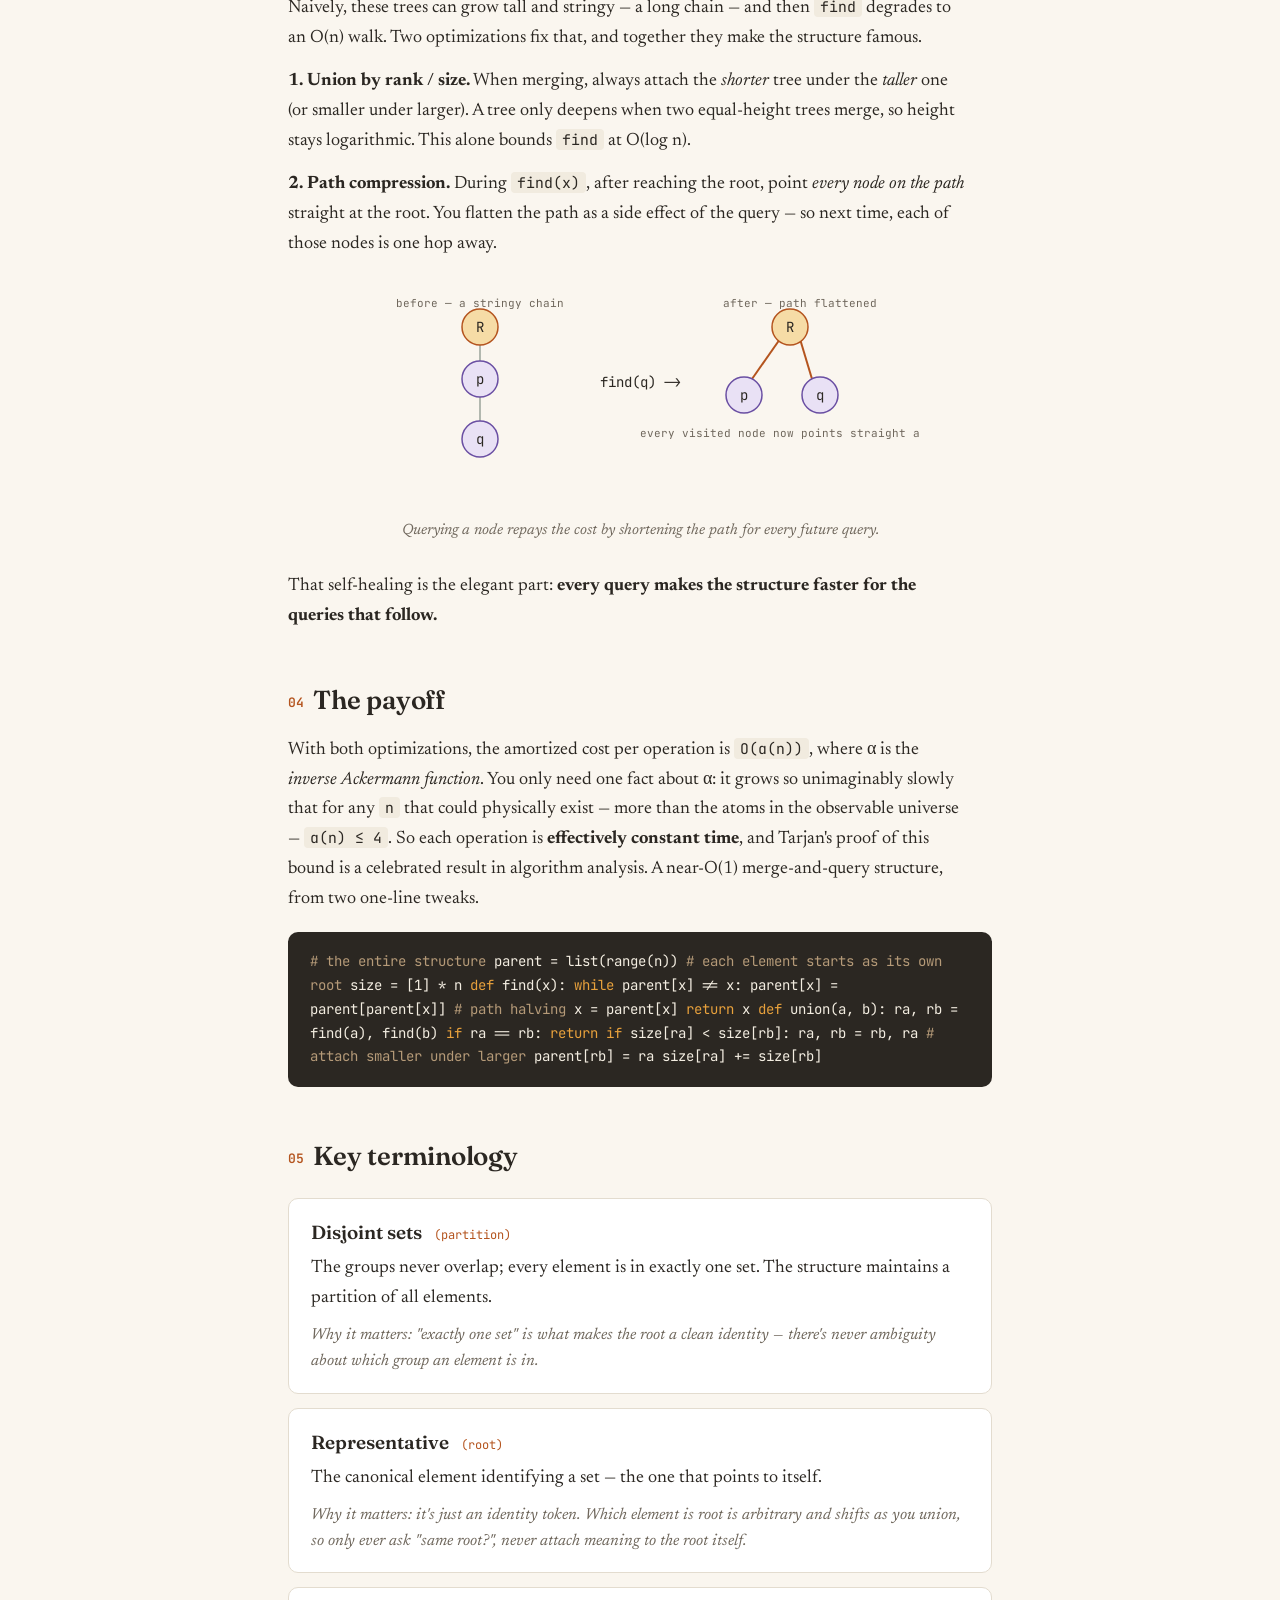
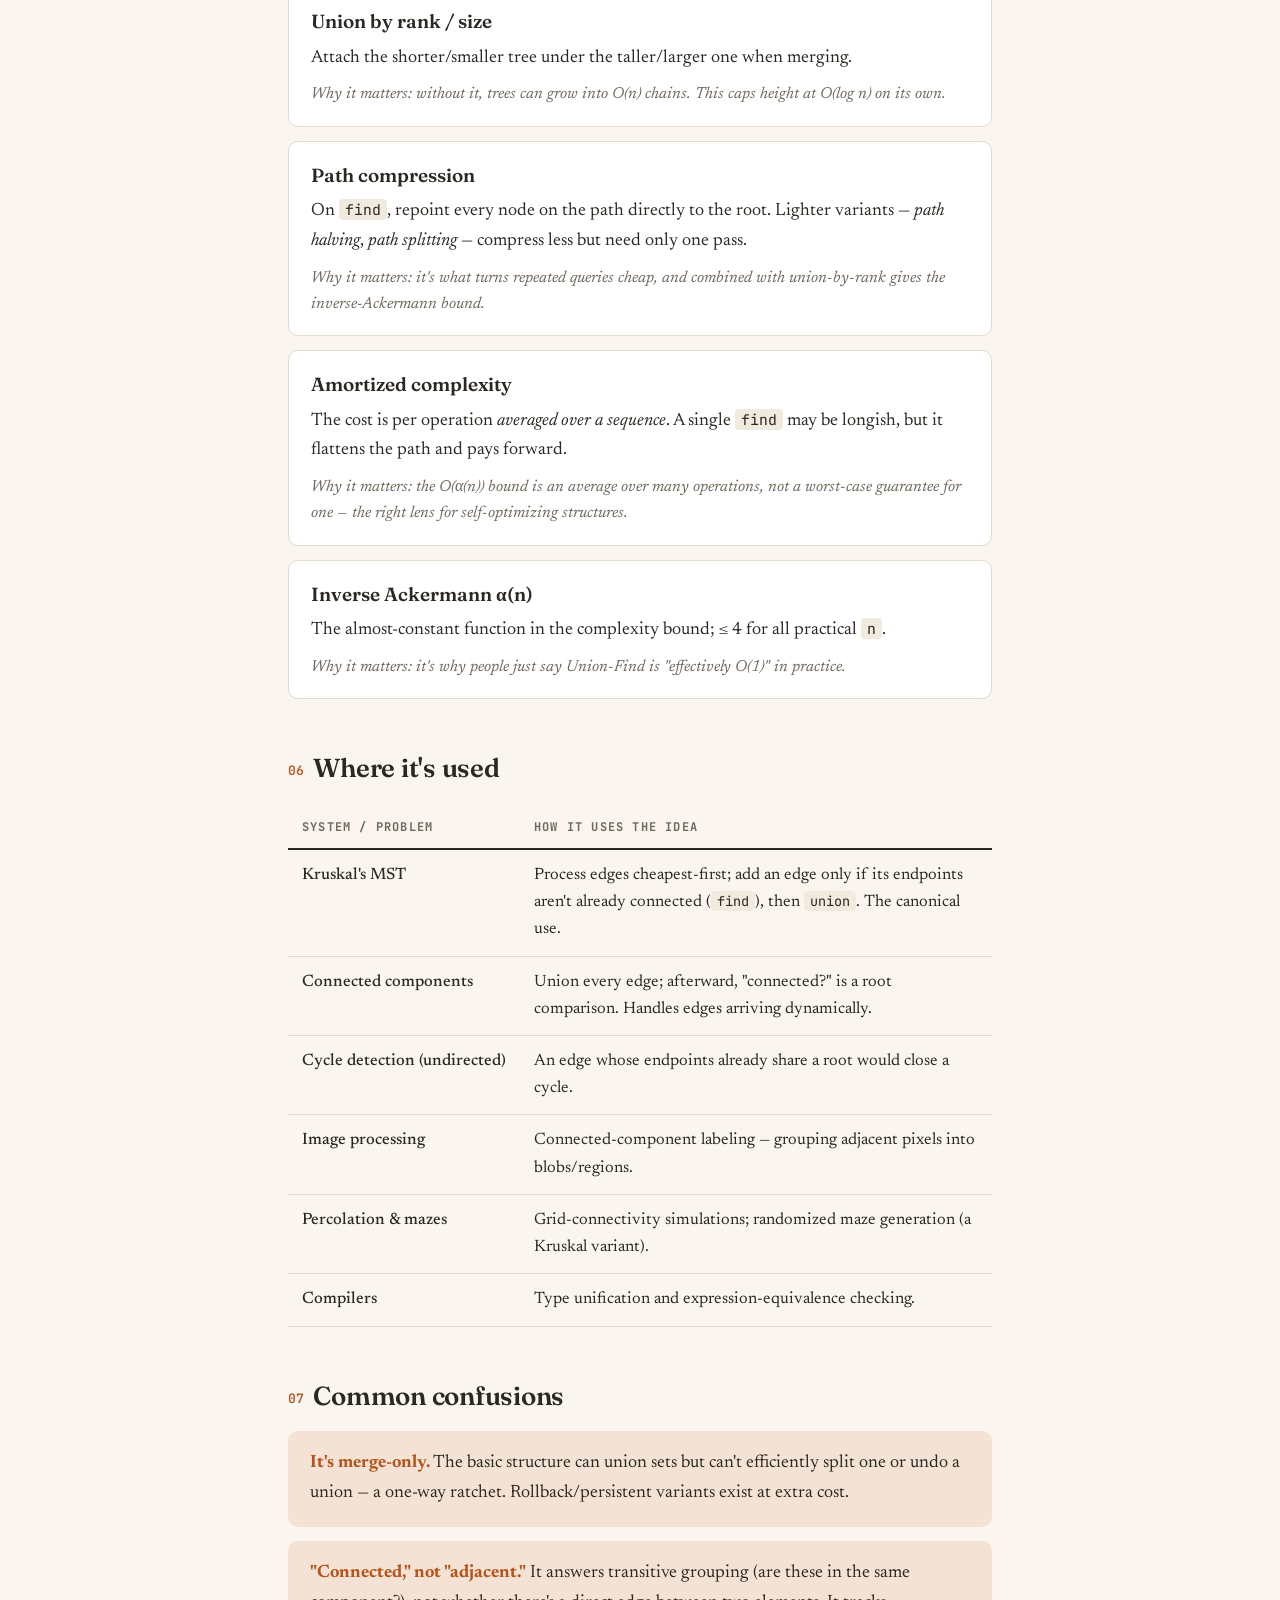
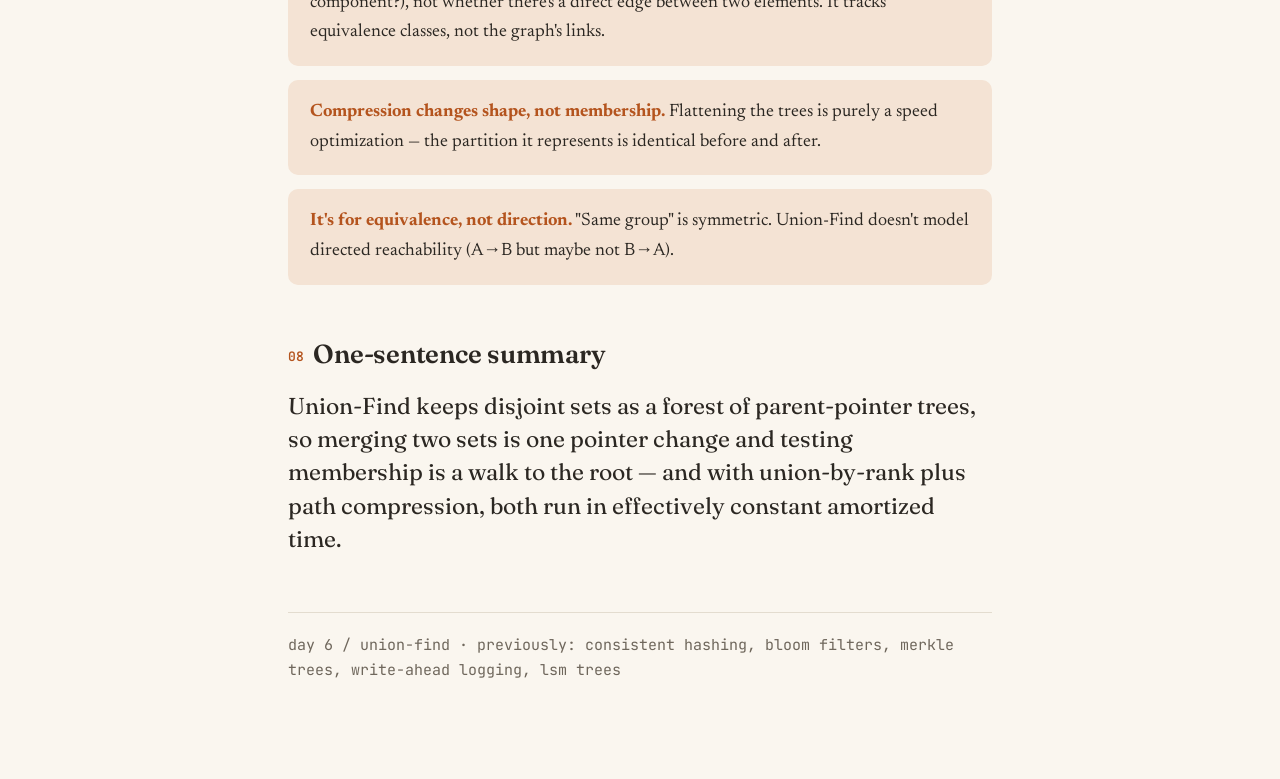
<file: 06-union-find.html>
<!DOCTYPE html>
<html lang="en">
<head>
<meta charset="UTF-8">
<meta name="viewport" content="width=device-width, initial-scale=1.0">
<!-- meta:start (generated by tools/sync-meta.js — edit assets/topics.js) -->
<meta name="description" content="A tiny structure that merges any two groups in one pointer change and answers same-group queries in effectively constant time.">
<link rel="canonical" href="https://eplisoncygni.github.io/byte-size-system-design/06-union-find.html">
<link rel="icon" type="image/svg+xml" href="assets/favicon.svg">
<meta name="theme-color" content="#faf6ef">
<meta property="og:type" content="article">
<meta property="og:site_name" content="Byte-Size System Design">
<meta property="og:title" content="Day 6 · Union-Find">
<meta property="og:description" content="A tiny structure that merges any two groups in one pointer change and answers same-group queries in effectively constant time.">
<meta property="og:url" content="https://eplisoncygni.github.io/byte-size-system-design/06-union-find.html">
<meta property="og:image" content="https://eplisoncygni.github.io/byte-size-system-design/assets/og/06-union-find.png">
<meta property="og:image:width" content="1200">
<meta property="og:image:height" content="630">
<meta property="og:image:alt" content="Day 6 · Union-Find">
<meta name="twitter:card" content="summary_large_image">
<!-- meta:end -->
<title>Day 6 · Union-Find</title>
<link rel="preconnect" href="https://fonts.googleapis.com">
<link rel="preconnect" href="https://fonts.gstatic.com" crossorigin>
<link href="https://fonts.googleapis.com/css2?family=Fraunces:opsz,wght@9..144,400;9..144,600;9..144,700&family=Newsreader:ital,opsz,wght@0,6..72,400;0,6..72,500;1,6..72,400&family=JetBrains+Mono:wght@400;500&display=swap" rel="stylesheet">
<link rel="stylesheet" href="assets/base.css">
<link rel="stylesheet" href="assets/nav.css">
<style>
  /* page-specific: union-find */
  .codecard {
    background: #2b2722;
    color: #f3ede1;
    border-radius: 10px;
    padding: 18px 22px;
    margin: 18px 0;
    font-family: 'JetBrains Mono', monospace;
    font-size: 14px;
    line-height: 1.7;
    overflow-x: auto;
  }
  .codecard .cm { color: #b59a78; }
  .codecard .kw { color: #e8a13c; }

  .nd      { fill: #e9e1f5; stroke: #6a4fa3; stroke-width: 1.5; }
  .nd-root { fill: #f6dca6; stroke: #b4541e; stroke-width: 1.5; }
  .nlabel  { font-family: 'JetBrains Mono', monospace; font-size: 14px; fill: #2b2722; }
  .elabel  { font-family: 'JetBrains Mono', monospace; font-size: 11px; fill: #6f675c; }
  .ptr     { stroke: #9aa39a; stroke-width: 1.5; fill: none; }
  .ptr-new { stroke: #b4541e; stroke-width: 2; fill: none; }
</style>
</head>
<body>
<div class="page">

  <div class="kicker">Daily deep-dive · Day 6</div>
  <h1>Union-Find</h1>
  <p class="lede">A tiny structure that keeps a collection of groups, merges any two in one pointer change, and answers "same group?" in effectively constant time — the algorithm that heals itself as you use it.</p>

  <hr class="divider">

  <h2><span class="num">01</span>The problem, in plain words</h2>
  <p>You have a pile of elements and you keep being told <em>"these two belong together."</em> You must answer, over and over and fast: <strong>"are these two in the same group?"</strong> — while groups keep merging. As friendships form, are A and B in the same cluster? As edges are added to a graph, are these two nodes now connected? Two operations — <strong>merge two groups</strong> and <strong>test if two elements share a group</strong> — have to stay cheap with millions of elements and queries.</p>
  <div class="analogy">
    <strong>Analogy:</strong> island nations connected by new bridges. Each island only needs to know which <em>capital</em> it reports to. To check if two islands are in the same country, ask each "what's your capital?" and compare. To merge two countries when a bridge is built, you don't renumber every island — you just declare one capital now reports to the other. Everyone's allegiance is found by following the chain of command up to the top capital.
  </div>

  <h2><span class="num">02</span>The core idea — a forest of parent pointers</h2>
  <p>Every element points to a <strong>parent</strong>. Follow parents upward and you reach a <strong>root</strong> — an element that points to itself. The root <em>is</em> the group's identity. Two elements are in the same group exactly when they reach the same root.</p>
  <div class="steps">
    <div class="step"><div class="body"><code>find(x)</code> — walk parent pointers from <code>x</code> up to its root, and return that root.</div></div>
    <div class="step"><div class="body"><code>union(x, y)</code> — find both roots; if they differ, point one root at the other. <strong>Merging two whole groups is a single pointer change</strong> — no member is touched.</div></div>
  </div>

  <figure>
    <svg width="560" height="220" viewBox="0 0 560 220" role="img" aria-label="Two parent-pointer trees merging by pointing one root at the other">
      <line class="ptr" x1="108" y1="70" x2="78" y2="120"/>
      <line class="ptr" x1="116" y1="70" x2="146" y2="120"/>
      <circle class="nd-root" cx="112" cy="52" r="20"/><text class="nlabel" x="112" y="57" text-anchor="middle">A</text>
      <circle class="nd" cx="70" cy="138" r="20"/><text class="nlabel" x="70" y="143" text-anchor="middle">B</text>
      <circle class="nd" cx="154" cy="138" r="20"/><text class="nlabel" x="154" y="143" text-anchor="middle">C</text>
      <text class="elabel" x="112" y="186" text-anchor="middle">root: A</text>

      <line class="ptr" x1="410" y1="70" x2="410" y2="120"/>
      <circle class="nd-root" cx="410" cy="52" r="20"/><text class="nlabel" x="410" y="57" text-anchor="middle">D</text>
      <circle class="nd" cx="410" cy="138" r="20"/><text class="nlabel" x="410" y="143" text-anchor="middle">E</text>
      <text class="elabel" x="410" y="186" text-anchor="middle">root: D</text>

      <path class="ptr-new" d="M390 44 C 300 10, 200 10, 132 40" marker-end="url(#ar)"/>
      <defs>
        <marker id="ar" viewBox="0 0 10 10" refX="8" refY="5" markerWidth="7" markerHeight="7" orient="auto">
          <path d="M1 1 L9 5 L1 9" fill="none" stroke="#b4541e" stroke-width="1.6" stroke-linecap="round"/>
        </marker>
      </defs>
      <text class="elabel" x="270" y="14" text-anchor="middle" fill="#b4541e">union(C, E): root D now points to root A</text>
    </svg>
    <figcaption>Two trees become one with a single pointer: D is hooked under A. B, C, E are never visited.</figcaption>
  </figure>

  <h2><span class="num">03</span>The catch, and the two optimizations</h2>
  <p>Naively, these trees can grow tall and stringy — a long chain — and then <code>find</code> degrades to an O(n) walk. Two optimizations fix that, and together they make the structure famous.</p>

  <p><strong>1. Union by rank / size.</strong> When merging, always attach the <em>shorter</em> tree under the <em>taller</em> one (or smaller under larger). A tree only deepens when two equal-height trees merge, so height stays logarithmic. This alone bounds <code>find</code> at O(log n).</p>

  <p><strong>2. Path compression.</strong> During <code>find(x)</code>, after reaching the root, point <em>every node on the path</em> straight at the root. You flatten the path as a side effect of the query — so next time, each of those nodes is one hop away.</p>

  <figure>
    <svg width="560" height="210" viewBox="0 0 560 210" role="img" aria-label="Path compression flattening a chain so every node points directly at the root">
      <text class="elabel" x="120" y="20" text-anchor="middle">before — a stringy chain</text>
      <line class="ptr" x1="120" y1="58" x2="120" y2="74"/>
      <line class="ptr" x1="120" y1="110" x2="120" y2="134"/>
      <circle class="nd-root" cx="120" cy="40" r="18"/><text class="nlabel" x="120" y="45" text-anchor="middle">R</text>
      <circle class="nd" cx="120" cy="92" r="18"/><text class="nlabel" x="120" y="97" text-anchor="middle">p</text>
      <circle class="nd" cx="120" cy="152" r="18"/><text class="nlabel" x="120" y="157" text-anchor="middle">q</text>

      <text class="nlabel" x="280" y="100" text-anchor="middle" fill="#b4541e">find(q) ⟶</text>

      <text class="elabel" x="440" y="20" text-anchor="middle">after — path flattened</text>
      <line class="ptr-new" x1="420" y1="52" x2="392" y2="92"/>
      <line class="ptr-new" x1="440" y1="52" x2="452" y2="92"/>
      <circle class="nd-root" cx="430" cy="40" r="18"/><text class="nlabel" x="430" y="45" text-anchor="middle">R</text>
      <circle class="nd" cx="384" cy="108" r="18"/><text class="nlabel" x="384" y="113" text-anchor="middle">p</text>
      <circle class="nd" cx="460" cy="108" r="18"/><text class="nlabel" x="460" y="113" text-anchor="middle">q</text>
      <text class="elabel" x="430" y="150" text-anchor="middle">every visited node now points straight at R</text>
    </svg>
    <figcaption>Querying a node repays the cost by shortening the path for every future query.</figcaption>
  </figure>

  <p>That self-healing is the elegant part: <strong>every query makes the structure faster for the queries that follow.</strong></p>

  <h2><span class="num">04</span>The payoff</h2>
  <p>With both optimizations, the amortized cost per operation is <code>O(α(n))</code>, where α is the <em>inverse Ackermann function</em>. You only need one fact about α: it grows so unimaginably slowly that for any <code>n</code> that could physically exist — more than the atoms in the observable universe — <code>α(n) ≤ 4</code>. So each operation is <strong>effectively constant time</strong>, and Tarjan's proof of this bound is a celebrated result in algorithm analysis. A near-O(1) merge-and-query structure, from two one-line tweaks.</p>

  <div class="codecard">
<span class="cm"># the entire structure</span>
parent = list(range(n))      <span class="cm"># each element starts as its own root</span>
size   = [1] * n

<span class="kw">def</span> find(x):
    <span class="kw">while</span> parent[x] != x:
        parent[x] = parent[parent[x]]   <span class="cm"># path halving</span>
        x = parent[x]
    <span class="kw">return</span> x

<span class="kw">def</span> union(a, b):
    ra, rb = find(a), find(b)
    <span class="kw">if</span> ra == rb: <span class="kw">return</span>
    <span class="kw">if</span> size[ra] &lt; size[rb]: ra, rb = rb, ra   <span class="cm"># attach smaller under larger</span>
    parent[rb] = ra
    size[ra] += size[rb]
  </div>

  <h2><span class="num">05</span>Key terminology</h2>
  <dl class="term-grid">
    <div class="term">
      <dt>Disjoint sets <span class="pron">(partition)</span></dt>
      <dd>The groups never overlap; every element is in exactly one set. The structure maintains a partition of all elements.
      <span class="so-what">Why it matters: "exactly one set" is what makes the root a clean identity — there's never ambiguity about which group an element is in.</span></dd>
    </div>
    <div class="term">
      <dt>Representative <span class="pron">(root)</span></dt>
      <dd>The canonical element identifying a set — the one that points to itself.
      <span class="so-what">Why it matters: it's just an identity token. Which element is root is arbitrary and shifts as you union, so only ever ask "same root?", never attach meaning to the root itself.</span></dd>
    </div>
    <div class="term">
      <dt>Union by rank / size</dt>
      <dd>Attach the shorter/smaller tree under the taller/larger one when merging.
      <span class="so-what">Why it matters: without it, trees can grow into O(n) chains. This caps height at O(log n) on its own.</span></dd>
    </div>
    <div class="term">
      <dt>Path compression</dt>
      <dd>On <code>find</code>, repoint every node on the path directly to the root. Lighter variants — <em>path halving</em>, <em>path splitting</em> — compress less but need only one pass.
      <span class="so-what">Why it matters: it's what turns repeated queries cheap, and combined with union-by-rank gives the inverse-Ackermann bound.</span></dd>
    </div>
    <div class="term">
      <dt>Amortized complexity</dt>
      <dd>The cost is per operation <em>averaged over a sequence</em>. A single <code>find</code> may be longish, but it flattens the path and pays forward.
      <span class="so-what">Why it matters: the O(α(n)) bound is an average over many operations, not a worst-case guarantee for one — the right lens for self-optimizing structures.</span></dd>
    </div>
    <div class="term">
      <dt>Inverse Ackermann α(n)</dt>
      <dd>The almost-constant function in the complexity bound; ≤ 4 for all practical <code>n</code>.
      <span class="so-what">Why it matters: it's why people just say Union-Find is "effectively O(1)" in practice.</span></dd>
    </div>
  </dl>

  <h2><span class="num">06</span>Where it's used</h2>
  <table>
    <tr><th>System / problem</th><th>How it uses the idea</th></tr>
    <tr><td>Kruskal's MST</td><td>Process edges cheapest-first; add an edge only if its endpoints aren't already connected (<code>find</code>), then <code>union</code>. The canonical use.</td></tr>
    <tr><td>Connected components</td><td>Union every edge; afterward, "connected?" is a root comparison. Handles edges arriving dynamically.</td></tr>
    <tr><td>Cycle detection (undirected)</td><td>An edge whose endpoints already share a root would close a cycle.</td></tr>
    <tr><td>Image processing</td><td>Connected-component labeling — grouping adjacent pixels into blobs/regions.</td></tr>
    <tr><td>Percolation &amp; mazes</td><td>Grid-connectivity simulations; randomized maze generation (a Kruskal variant).</td></tr>
    <tr><td>Compilers</td><td>Type unification and expression-equivalence checking.</td></tr>
  </table>

  <h2><span class="num">07</span>Common confusions</h2>
  <div class="pitfall"><strong>It's merge-only.</strong> The basic structure can union sets but can't efficiently split one or undo a union — a one-way ratchet. Rollback/persistent variants exist at extra cost.</div>
  <div class="pitfall"><strong>"Connected," not "adjacent."</strong> It answers transitive grouping (are these in the same component?), not whether there's a direct edge between two elements. It tracks equivalence classes, not the graph's links.</div>
  <div class="pitfall"><strong>Compression changes shape, not membership.</strong> Flattening the trees is purely a speed optimization — the partition it represents is identical before and after.</div>
  <div class="pitfall"><strong>It's for equivalence, not direction.</strong> "Same group" is symmetric. Union-Find doesn't model directed reachability (A→B but maybe not B→A).</div>

  <h2><span class="num">08</span>One-sentence summary</h2>
  <p style="font-family:'Fraunces',serif; font-size:23px; line-height:1.45;">Union-Find keeps disjoint sets as a forest of parent-pointer trees, so merging two sets is one pointer change and testing membership is a walk to the root — and with union-by-rank plus path compression, both run in effectively constant amortized time.</p>

  <div class="footer-note">day 6 / union-find · previously: consistent hashing, bloom filters, merkle trees, write-ahead logging, lsm trees</div>

</div>
<script src="assets/topics.js"></script>
<script src="assets/nav.js"></script>
</body>
</html>
</file>
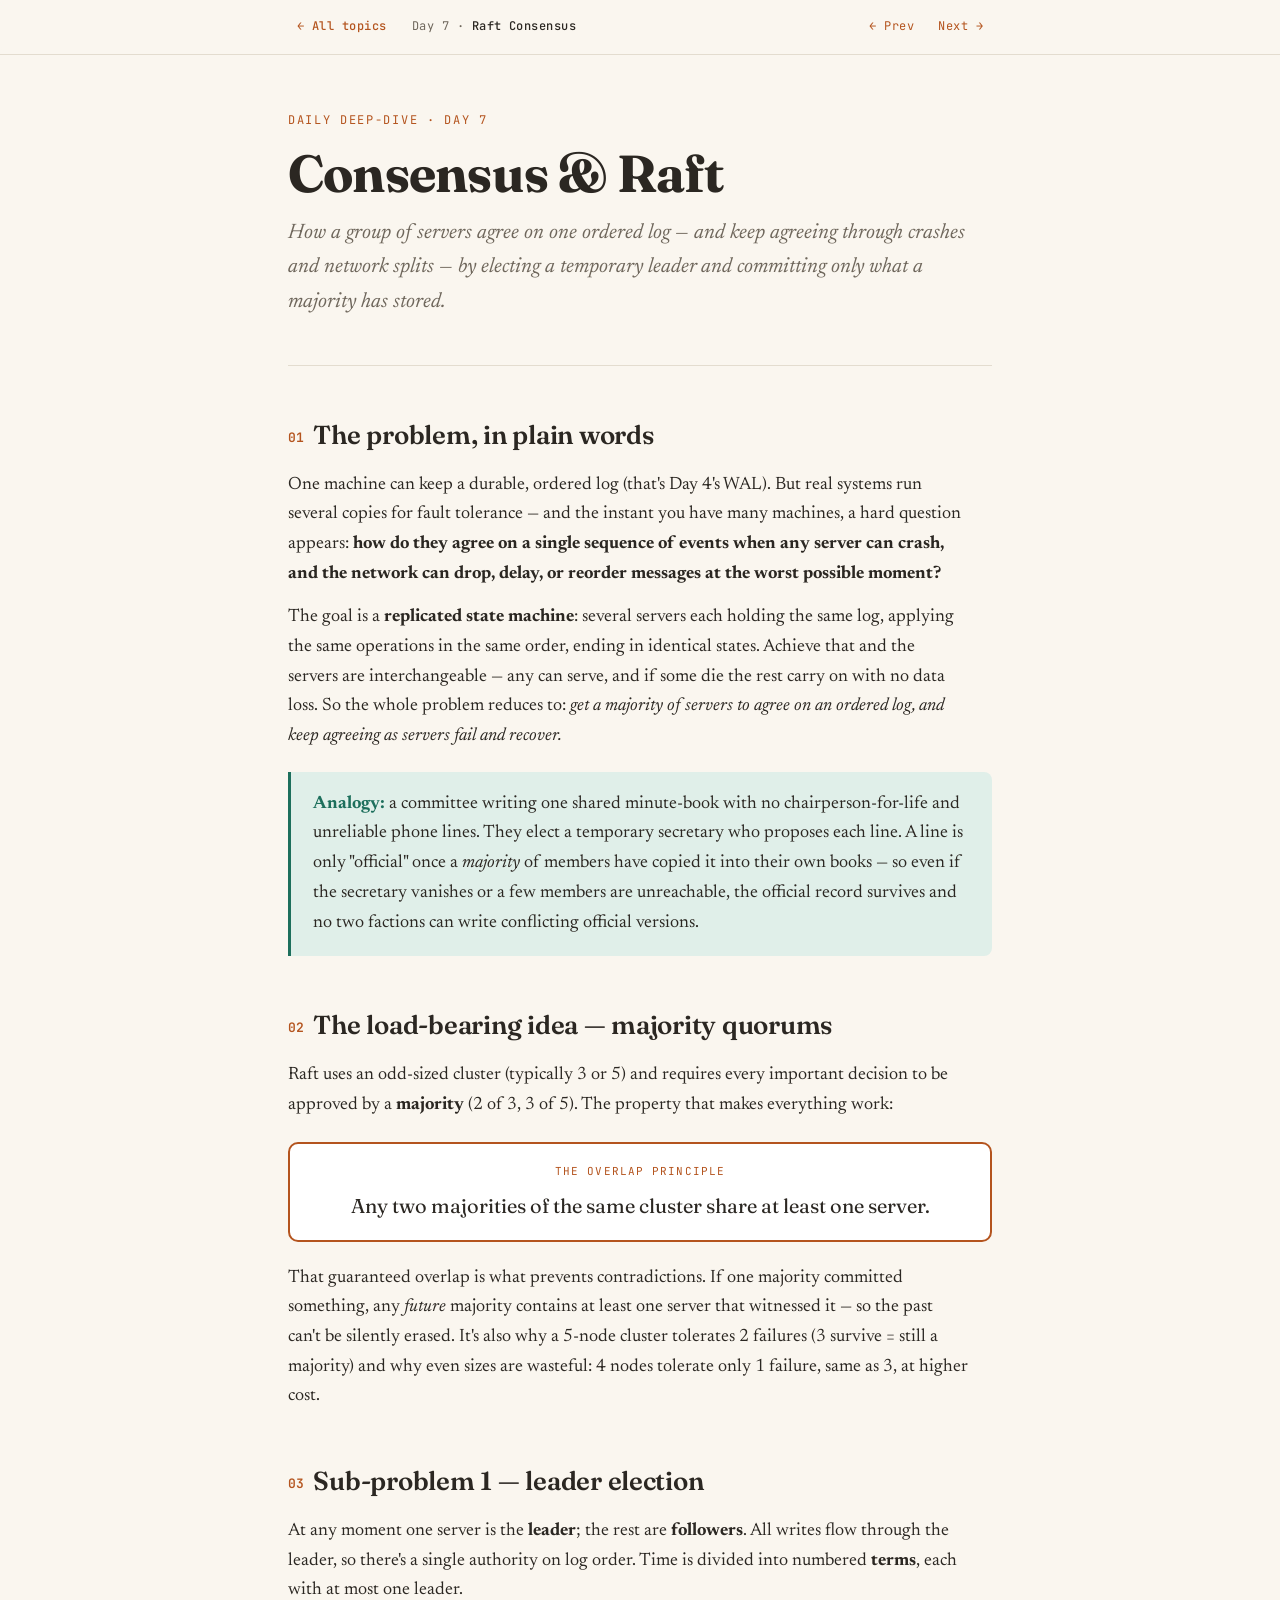
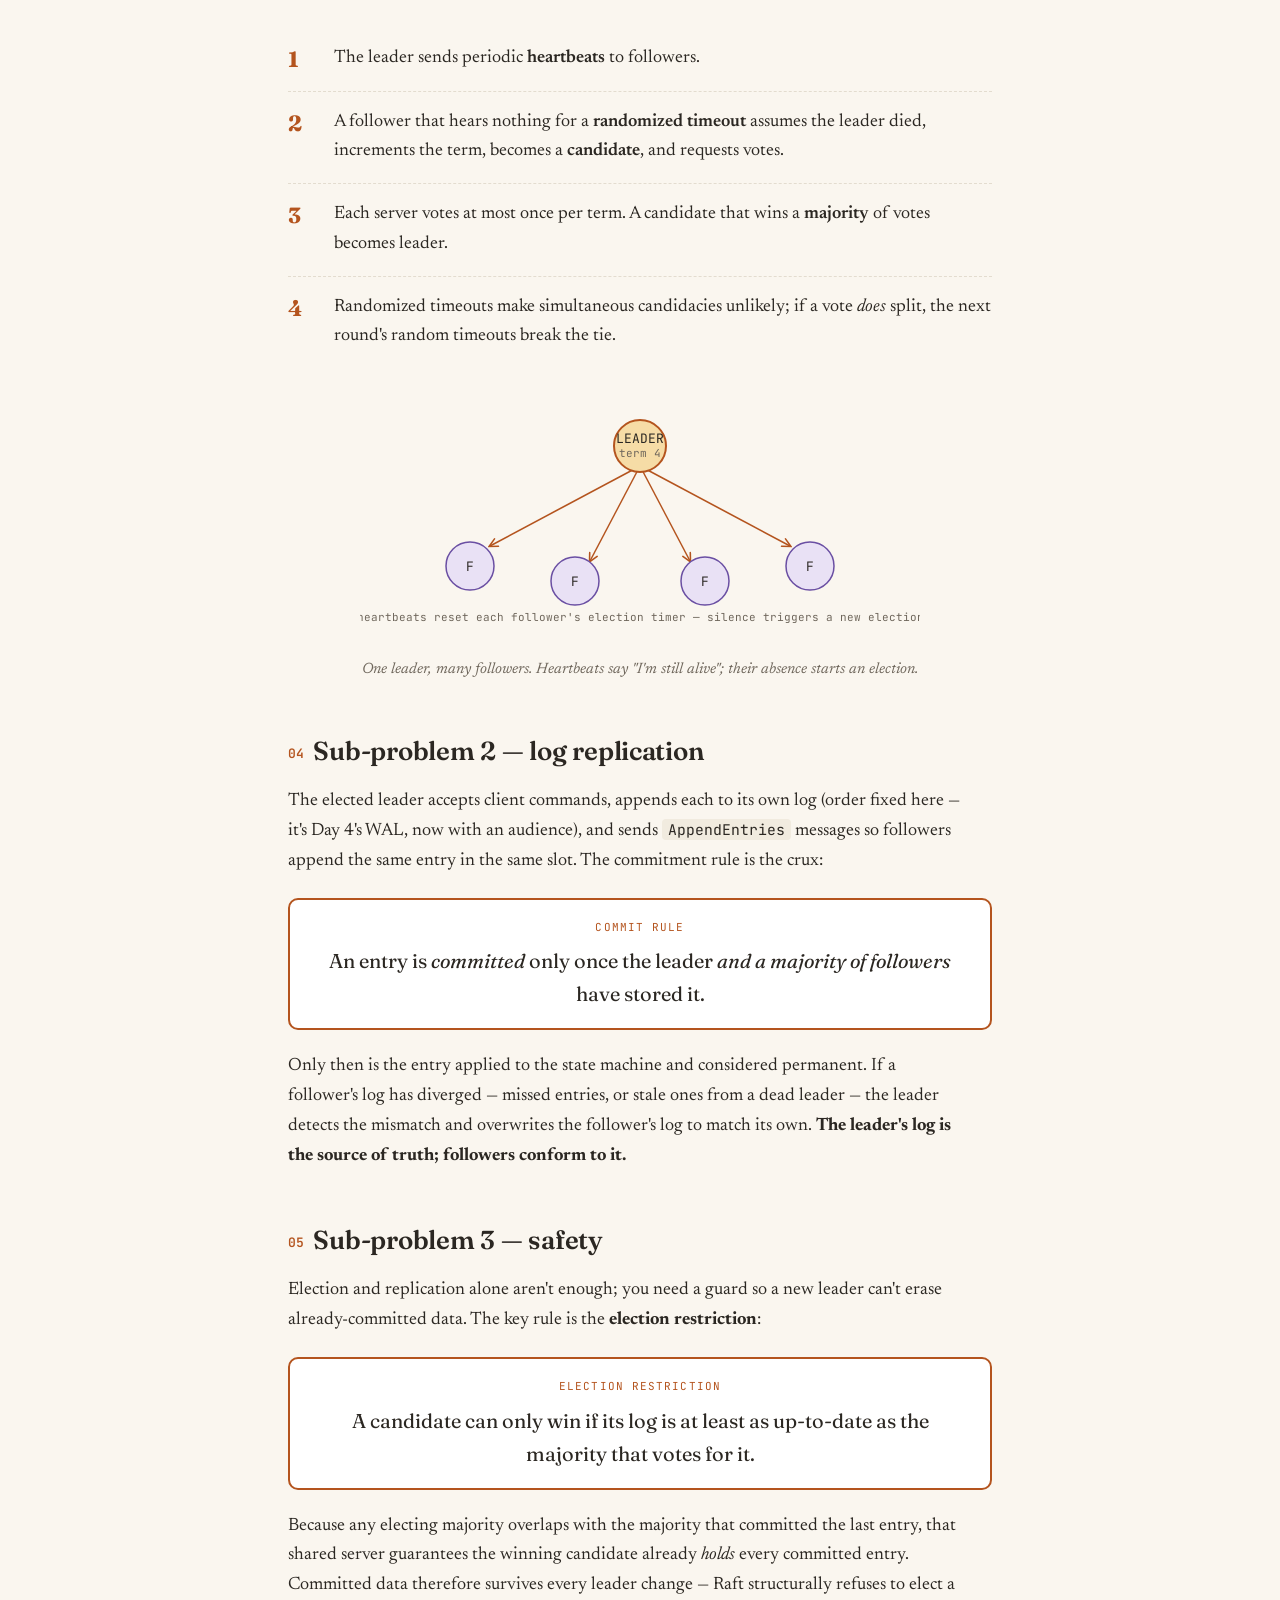
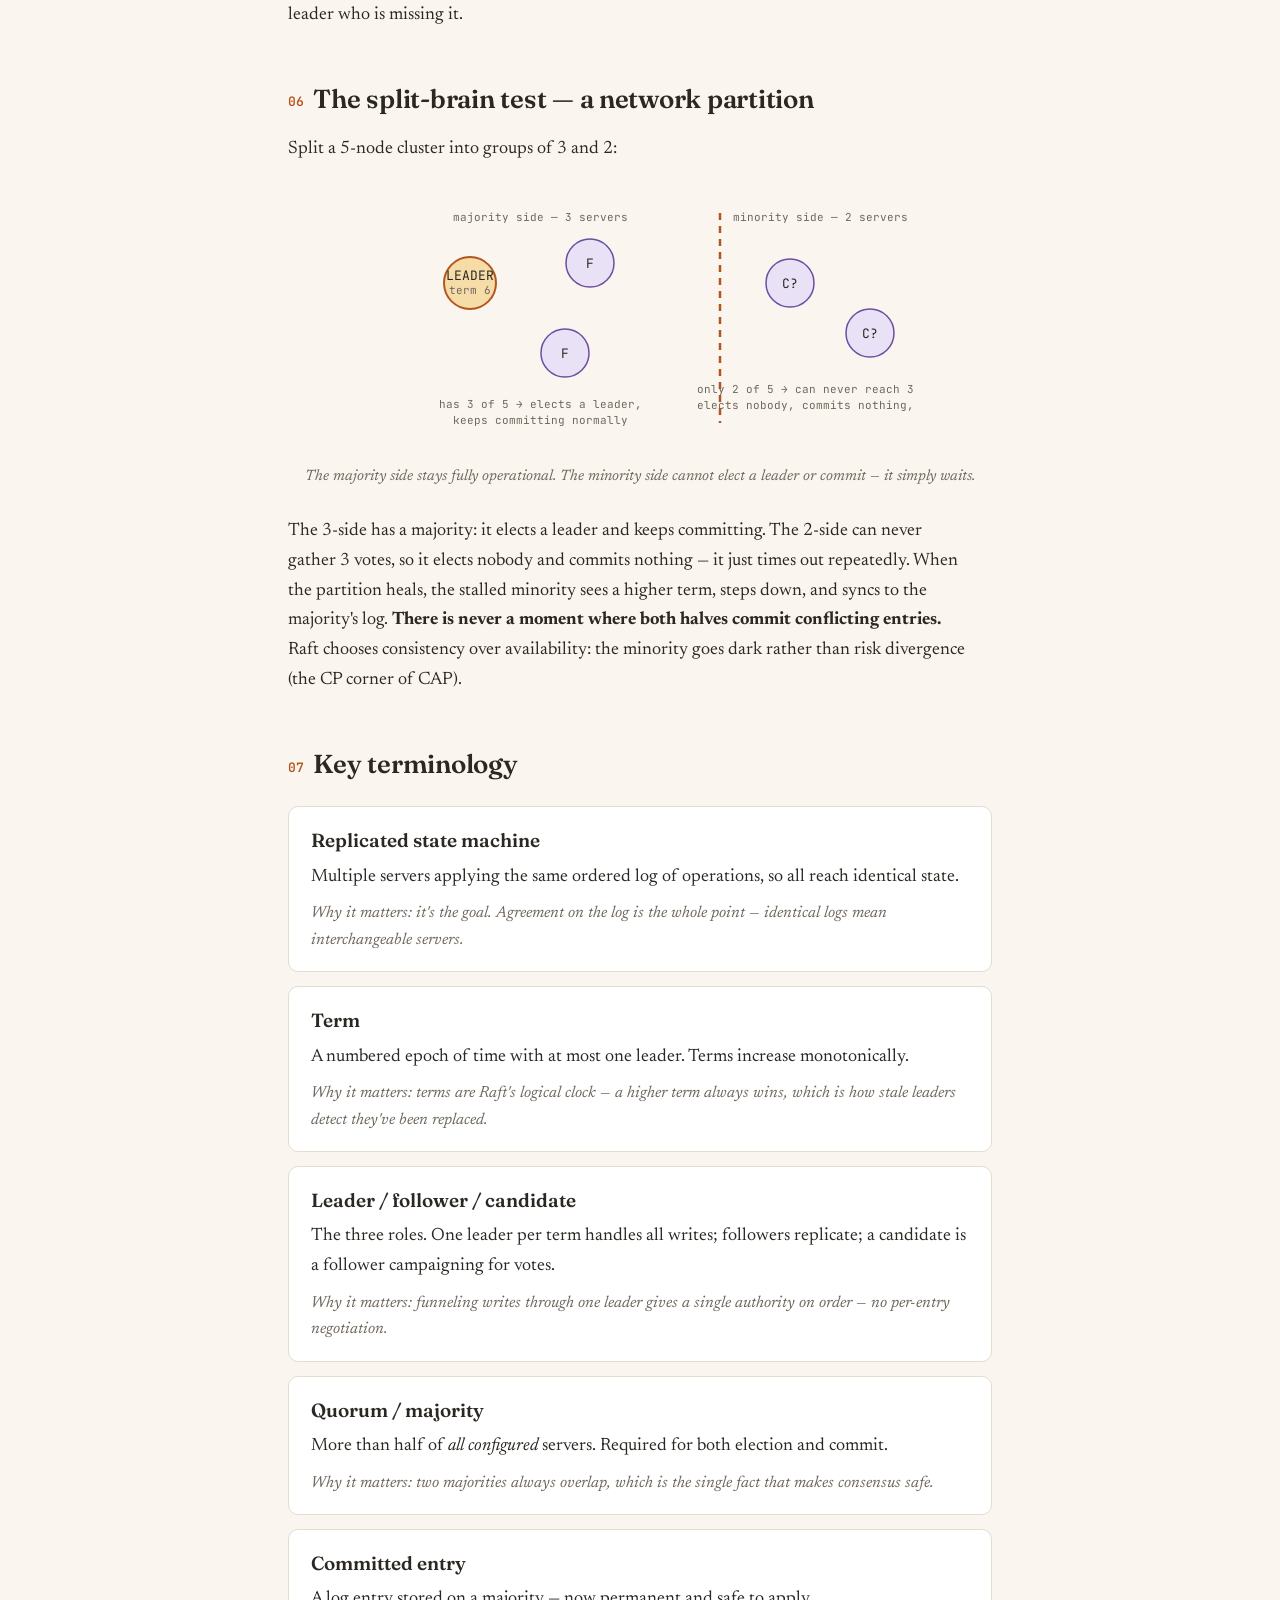
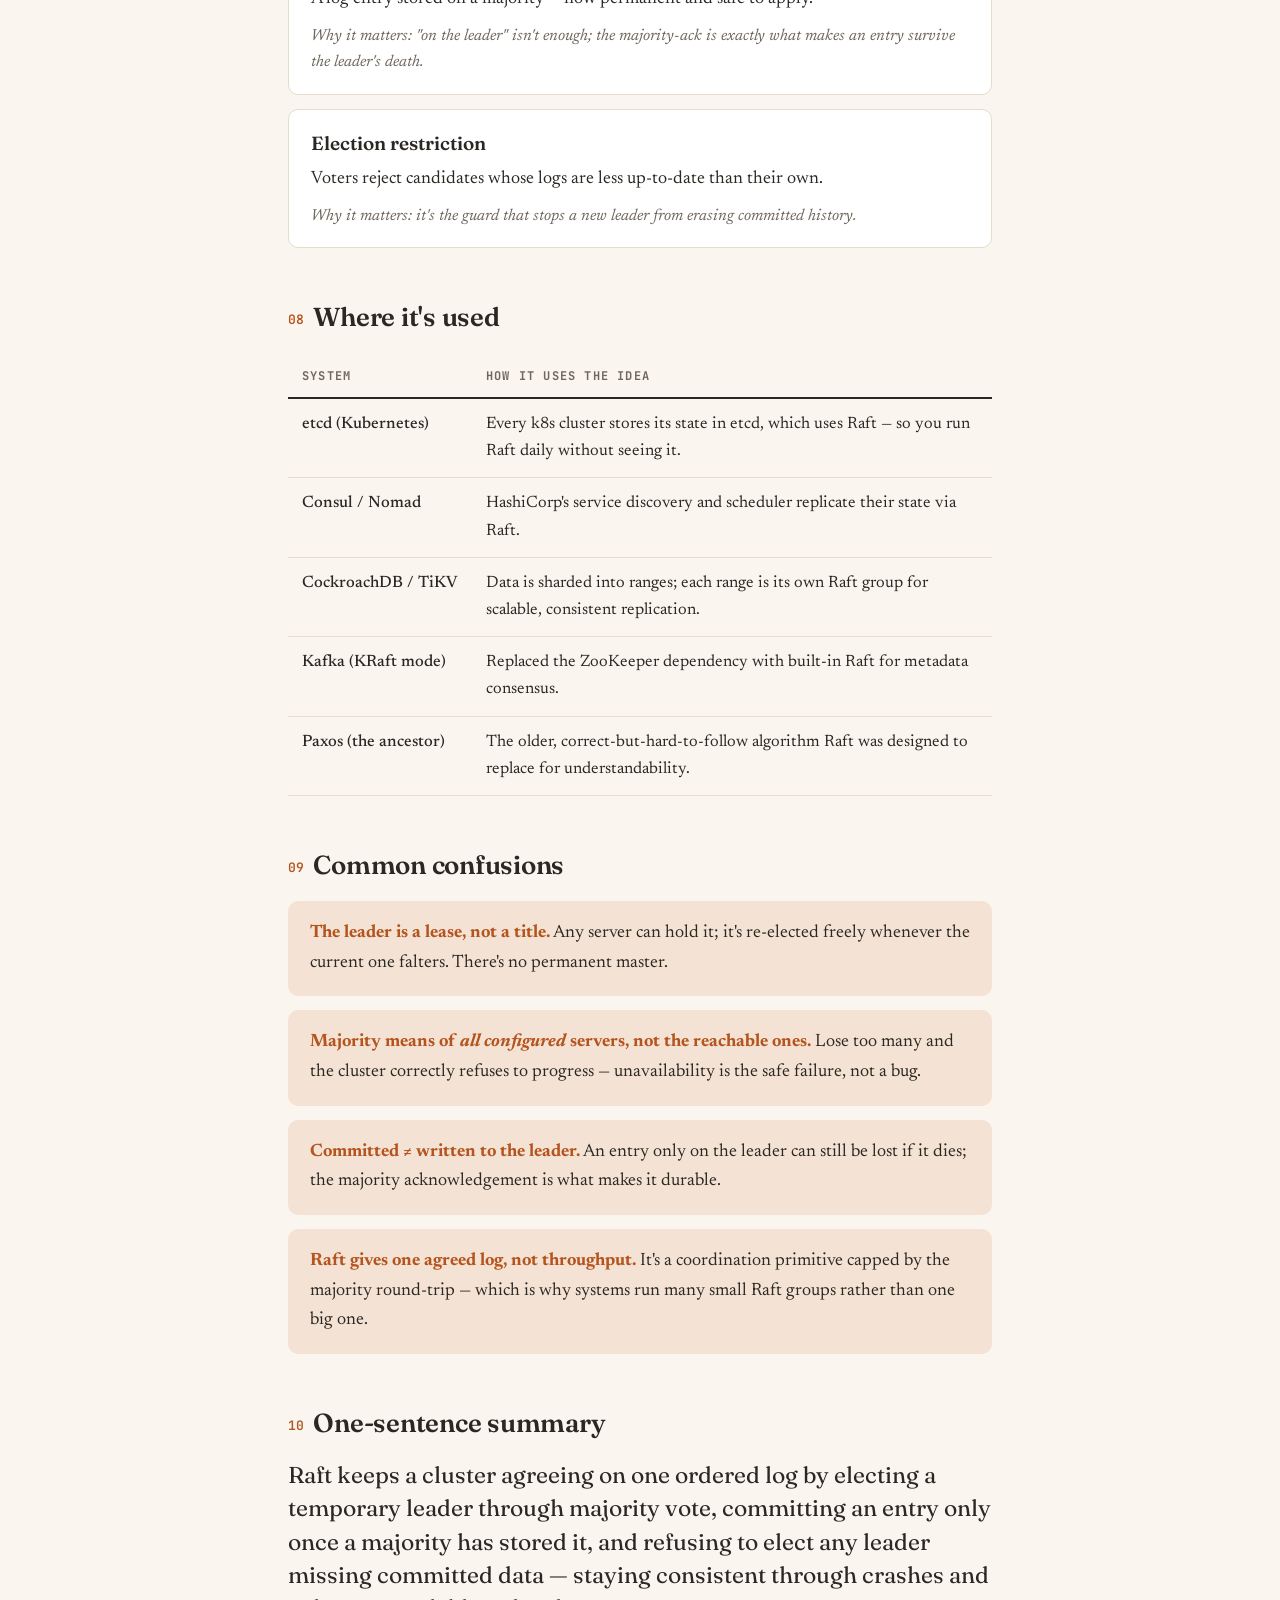
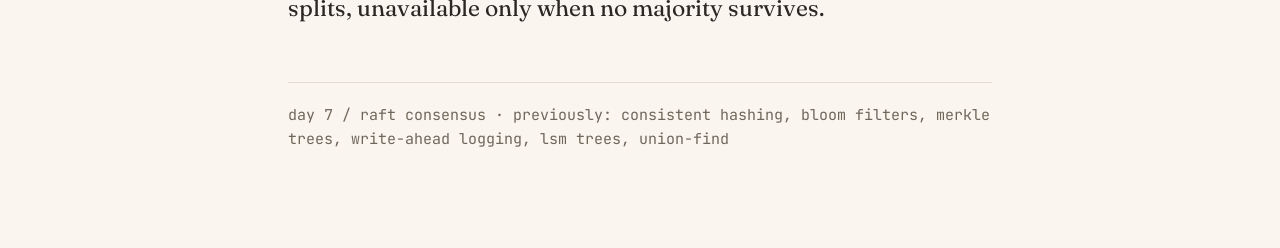
<file: 07-raft-consensus.html>
<!DOCTYPE html>
<html lang="en">
<head>
<meta charset="UTF-8">
<meta name="viewport" content="width=device-width, initial-scale=1.0">
<!-- meta:start (generated by tools/sync-meta.js — edit assets/topics.js) -->
<meta name="description" content="How servers agree on one ordered log through crashes and network splits — by electing a temporary leader and committing only what a majority stores.">
<link rel="canonical" href="https://eplisoncygni.github.io/byte-size-system-design/07-raft-consensus.html">
<link rel="icon" type="image/svg+xml" href="assets/favicon.svg">
<meta name="theme-color" content="#faf6ef">
<meta property="og:type" content="article">
<meta property="og:site_name" content="Byte-Size System Design">
<meta property="og:title" content="Day 7 · Raft Consensus">
<meta property="og:description" content="How servers agree on one ordered log through crashes and network splits — by electing a temporary leader and committing only what a majority stores.">
<meta property="og:url" content="https://eplisoncygni.github.io/byte-size-system-design/07-raft-consensus.html">
<meta property="og:image" content="https://eplisoncygni.github.io/byte-size-system-design/assets/og/07-raft-consensus.png">
<meta property="og:image:width" content="1200">
<meta property="og:image:height" content="630">
<meta property="og:image:alt" content="Day 7 · Raft Consensus">
<meta name="twitter:card" content="summary_large_image">
<!-- meta:end -->
<title>Day 7 · Raft Consensus</title>
<link rel="preconnect" href="https://fonts.googleapis.com">
<link rel="preconnect" href="https://fonts.gstatic.com" crossorigin>
<link href="https://fonts.googleapis.com/css2?family=Fraunces:opsz,wght@9..144,400;9..144,600;9..144,700&family=Newsreader:ital,opsz,wght@0,6..72,400;0,6..72,500;1,6..72,400&family=JetBrains+Mono:wght@400;500&display=swap" rel="stylesheet">
<link rel="stylesheet" href="assets/base.css">
<link rel="stylesheet" href="assets/nav.css">
<style>
  /* page-specific: raft */
  .invariant {
    background: var(--card);
    border: 2px solid var(--accent);
    border-radius: 10px;
    padding: 18px 22px;
    margin: 22px 0;
    text-align: center;
    font-family: 'Fraunces', serif;
    font-size: 20px;
  }
  .invariant .small {
    display: block;
    font-family: 'JetBrains Mono', monospace;
    font-size: 11px;
    letter-spacing: 0.1em;
    text-transform: uppercase;
    color: var(--accent);
    margin-bottom: 8px;
  }
  .srv       { fill: #e9e1f5; stroke: #6a4fa3; stroke-width: 1.5; }
  .srv-lead  { fill: #f6dca6; stroke: #b4541e; stroke-width: 2; }
  .srv-dead  { fill: #eceae6; stroke: #bcb6aa; stroke-width: 1.5; stroke-dasharray: 4 3; }
  .slabel    { font-family: 'JetBrains Mono', monospace; font-size: 13px; fill: #2b2722; }
  .slabel-sm { font-family: 'JetBrains Mono', monospace; font-size: 11px; fill: #6f675c; }
  .beat      { stroke: #b4541e; stroke-width: 1.5; fill: none; }
  .beat-soft { stroke: #9aa39a; stroke-width: 1.3; fill: none; stroke-dasharray: 5 4; }
  .split     { stroke: #b4541e; stroke-width: 2.5; stroke-dasharray: 7 6; }
</style>
</head>
<body>
<div class="page">

  <div class="kicker">Daily deep-dive · Day 7</div>
  <h1>Consensus &amp; Raft</h1>
  <p class="lede">How a group of servers agree on one ordered log — and keep agreeing through crashes and network splits — by electing a temporary leader and committing only what a majority has stored.</p>

  <hr class="divider">

  <h2><span class="num">01</span>The problem, in plain words</h2>
  <p>One machine can keep a durable, ordered log (that's Day 4's WAL). But real systems run several copies for fault tolerance — and the instant you have many machines, a hard question appears: <strong>how do they agree on a single sequence of events when any server can crash, and the network can drop, delay, or reorder messages at the worst possible moment?</strong></p>
  <p>The goal is a <strong>replicated state machine</strong>: several servers each holding the same log, applying the same operations in the same order, ending in identical states. Achieve that and the servers are interchangeable — any can serve, and if some die the rest carry on with no data loss. So the whole problem reduces to: <em>get a majority of servers to agree on an ordered log, and keep agreeing as servers fail and recover.</em></p>
  <div class="analogy">
    <strong>Analogy:</strong> a committee writing one shared minute-book with no chairperson-for-life and unreliable phone lines. They elect a temporary secretary who proposes each line. A line is only "official" once a <em>majority</em> of members have copied it into their own books — so even if the secretary vanishes or a few members are unreachable, the official record survives and no two factions can write conflicting official versions.
  </div>

  <h2><span class="num">02</span>The load-bearing idea — majority quorums</h2>
  <p>Raft uses an odd-sized cluster (typically 3 or 5) and requires every important decision to be approved by a <strong>majority</strong> (2 of 3, 3 of 5). The property that makes everything work:</p>
  <div class="invariant">
    <span class="small">the overlap principle</span>
    Any two majorities of the same cluster share at least one server.
  </div>
  <p>That guaranteed overlap is what prevents contradictions. If one majority committed something, any <em>future</em> majority contains at least one server that witnessed it — so the past can't be silently erased. It's also why a 5-node cluster tolerates 2 failures (3 survive = still a majority) and why even sizes are wasteful: 4 nodes tolerate only 1 failure, same as 3, at higher cost.</p>

  <h2><span class="num">03</span>Sub-problem 1 — leader election</h2>
  <p>At any moment one server is the <strong>leader</strong>; the rest are <strong>followers</strong>. All writes flow through the leader, so there's a single authority on log order. Time is divided into numbered <strong>terms</strong>, each with at most one leader.</p>
  <div class="steps">
    <div class="step"><div class="body">The leader sends periodic <strong>heartbeats</strong> to followers.</div></div>
    <div class="step"><div class="body">A follower that hears nothing for a <strong>randomized timeout</strong> assumes the leader died, increments the term, becomes a <strong>candidate</strong>, and requests votes.</div></div>
    <div class="step"><div class="body">Each server votes at most once per term. A candidate that wins a <strong>majority</strong> of votes becomes leader.</div></div>
    <div class="step"><div class="body">Randomized timeouts make simultaneous candidacies unlikely; if a vote <em>does</em> split, the next round's random timeouts break the tie.</div></div>
  </div>

  <figure>
    <svg width="560" height="240" viewBox="0 0 560 240" role="img" aria-label="One leader sending heartbeats to four followers">
      <defs>
        <marker id="hb" viewBox="0 0 10 10" refX="8" refY="5" markerWidth="7" markerHeight="7" orient="auto">
          <path d="M1 1 L9 5 L1 9" fill="none" stroke="#b4541e" stroke-width="1.5" stroke-linecap="round"/>
        </marker>
      </defs>
      <line class="beat" x1="280" y1="70" x2="130" y2="150" marker-end="url(#hb)"/>
      <line class="beat" x1="280" y1="70" x2="230" y2="165" marker-end="url(#hb)"/>
      <line class="beat" x1="280" y1="70" x2="330" y2="165" marker-end="url(#hb)"/>
      <line class="beat" x1="280" y1="70" x2="430" y2="150" marker-end="url(#hb)"/>

      <circle class="srv-lead" cx="280" cy="50" r="26"/>
      <text class="slabel" x="280" y="47" text-anchor="middle">LEADER</text>
      <text class="slabel-sm" x="280" y="61" text-anchor="middle">term 4</text>

      <circle class="srv" cx="110" cy="170" r="24"/><text class="slabel" x="110" y="175" text-anchor="middle">F</text>
      <circle class="srv" cx="215" cy="185" r="24"/><text class="slabel" x="215" y="190" text-anchor="middle">F</text>
      <circle class="srv" cx="345" cy="185" r="24"/><text class="slabel" x="345" y="190" text-anchor="middle">F</text>
      <circle class="srv" cx="450" cy="170" r="24"/><text class="slabel" x="450" y="175" text-anchor="middle">F</text>

      <text class="slabel-sm" x="280" y="225" text-anchor="middle">heartbeats reset each follower's election timer — silence triggers a new election</text>
    </svg>
    <figcaption>One leader, many followers. Heartbeats say "I'm still alive"; their absence starts an election.</figcaption>
  </figure>

  <h2><span class="num">04</span>Sub-problem 2 — log replication</h2>
  <p>The elected leader accepts client commands, appends each to its own log (order fixed here — it's Day 4's WAL, now with an audience), and sends <code>AppendEntries</code> messages so followers append the same entry in the same slot. The commitment rule is the crux:</p>
  <div class="invariant">
    <span class="small">commit rule</span>
    An entry is <em>committed</em> only once the leader <em>and a majority of followers</em> have stored it.
  </div>
  <p>Only then is the entry applied to the state machine and considered permanent. If a follower's log has diverged — missed entries, or stale ones from a dead leader — the leader detects the mismatch and overwrites the follower's log to match its own. <strong>The leader's log is the source of truth; followers conform to it.</strong></p>

  <h2><span class="num">05</span>Sub-problem 3 — safety</h2>
  <p>Election and replication alone aren't enough; you need a guard so a new leader can't erase already-committed data. The key rule is the <strong>election restriction</strong>:</p>
  <div class="invariant">
    <span class="small">election restriction</span>
    A candidate can only win if its log is at least as up-to-date as the majority that votes for it.
  </div>
  <p>Because any electing majority overlaps with the majority that committed the last entry, that shared server guarantees the winning candidate already <em>holds</em> every committed entry. Committed data therefore survives every leader change — Raft structurally refuses to elect a leader who is missing it.</p>

  <h2><span class="num">06</span>The split-brain test — a network partition</h2>
  <p>Split a 5-node cluster into groups of 3 and 2:</p>
  <figure>
    <svg width="560" height="250" viewBox="0 0 560 250" role="img" aria-label="A five node cluster partitioned into a majority of three and a minority of two">
      <line class="split" x1="360" y1="20" x2="360" y2="230"/>

      <text class="slabel-sm" x="180" y="28" text-anchor="middle" fill="#1d6f5c">majority side — 3 servers</text>
      <circle class="srv-lead" cx="110" cy="90" r="26"/><text class="slabel" x="110" y="87" text-anchor="middle">LEADER</text><text class="slabel-sm" x="110" y="101" text-anchor="middle">term 6</text>
      <circle class="srv" cx="230" cy="70" r="24"/><text class="slabel" x="230" y="75" text-anchor="middle">F</text>
      <circle class="srv" cx="205" cy="160" r="24"/><text class="slabel" x="205" y="165" text-anchor="middle">F</text>
      <text class="slabel-sm" x="180" y="215" text-anchor="middle">has 3 of 5 → elects a leader,</text>
      <text class="slabel-sm" x="180" y="231" text-anchor="middle">keeps committing normally</text>

      <text class="slabel-sm" x="460" y="28" text-anchor="middle" fill="#b4541e">minority side — 2 servers</text>
      <circle class="srv" cx="430" cy="90" r="24"/><text class="slabel" x="430" y="95" text-anchor="middle">C?</text>
      <circle class="srv" cx="510" cy="140" r="24"/><text class="slabel" x="510" y="145" text-anchor="middle">C?</text>
      <text class="slabel-sm" x="470" y="200" text-anchor="middle">only 2 of 5 → can never reach 3 votes,</text>
      <text class="slabel-sm" x="470" y="216" text-anchor="middle">elects nobody, commits nothing, stalls</text>
    </svg>
    <figcaption>The majority side stays fully operational. The minority side cannot elect a leader or commit — it simply waits.</figcaption>
  </figure>
  <p>The 3-side has a majority: it elects a leader and keeps committing. The 2-side can never gather 3 votes, so it elects nobody and commits nothing — it just times out repeatedly. When the partition heals, the stalled minority sees a higher term, steps down, and syncs to the majority's log. <strong>There is never a moment where both halves commit conflicting entries.</strong> Raft chooses consistency over availability: the minority goes dark rather than risk divergence (the CP corner of CAP).</p>

  <h2><span class="num">07</span>Key terminology</h2>
  <dl class="term-grid">
    <div class="term">
      <dt>Replicated state machine</dt>
      <dd>Multiple servers applying the same ordered log of operations, so all reach identical state.
      <span class="so-what">Why it matters: it's the goal. Agreement on the log <em>is</em> the whole point — identical logs mean interchangeable servers.</span></dd>
    </div>
    <div class="term">
      <dt>Term</dt>
      <dd>A numbered epoch of time with at most one leader. Terms increase monotonically.
      <span class="so-what">Why it matters: terms are Raft's logical clock — a higher term always wins, which is how stale leaders detect they've been replaced.</span></dd>
    </div>
    <div class="term">
      <dt>Leader / follower / candidate</dt>
      <dd>The three roles. One leader per term handles all writes; followers replicate; a candidate is a follower campaigning for votes.
      <span class="so-what">Why it matters: funneling writes through one leader gives a single authority on order — no per-entry negotiation.</span></dd>
    </div>
    <div class="term">
      <dt>Quorum / majority</dt>
      <dd>More than half of <em>all configured</em> servers. Required for both election and commit.
      <span class="so-what">Why it matters: two majorities always overlap, which is the single fact that makes consensus safe.</span></dd>
    </div>
    <div class="term">
      <dt>Committed entry</dt>
      <dd>A log entry stored on a majority — now permanent and safe to apply.
      <span class="so-what">Why it matters: "on the leader" isn't enough; the majority-ack is exactly what makes an entry survive the leader's death.</span></dd>
    </div>
    <div class="term">
      <dt>Election restriction</dt>
      <dd>Voters reject candidates whose logs are less up-to-date than their own.
      <span class="so-what">Why it matters: it's the guard that stops a new leader from erasing committed history.</span></dd>
    </div>
  </dl>

  <h2><span class="num">08</span>Where it's used</h2>
  <table>
    <tr><th>System</th><th>How it uses the idea</th></tr>
    <tr><td>etcd (Kubernetes)</td><td>Every k8s cluster stores its state in etcd, which uses Raft — so you run Raft daily without seeing it.</td></tr>
    <tr><td>Consul / Nomad</td><td>HashiCorp's service discovery and scheduler replicate their state via Raft.</td></tr>
    <tr><td>CockroachDB / TiKV</td><td>Data is sharded into ranges; each range is its own Raft group for scalable, consistent replication.</td></tr>
    <tr><td>Kafka (KRaft mode)</td><td>Replaced the ZooKeeper dependency with built-in Raft for metadata consensus.</td></tr>
    <tr><td>Paxos (the ancestor)</td><td>The older, correct-but-hard-to-follow algorithm Raft was designed to replace for understandability.</td></tr>
  </table>

  <h2><span class="num">09</span>Common confusions</h2>
  <div class="pitfall"><strong>The leader is a lease, not a title.</strong> Any server can hold it; it's re-elected freely whenever the current one falters. There's no permanent master.</div>
  <div class="pitfall"><strong>Majority means of <em>all configured</em> servers, not the reachable ones.</strong> Lose too many and the cluster correctly refuses to progress — unavailability is the safe failure, not a bug.</div>
  <div class="pitfall"><strong>Committed ≠ written to the leader.</strong> An entry only on the leader can still be lost if it dies; the majority acknowledgement is what makes it durable.</div>
  <div class="pitfall"><strong>Raft gives one agreed log, not throughput.</strong> It's a coordination primitive capped by the majority round-trip — which is why systems run many small Raft groups rather than one big one.</div>

  <h2><span class="num">10</span>One-sentence summary</h2>
  <p style="font-family:'Fraunces',serif; font-size:23px; line-height:1.45;">Raft keeps a cluster agreeing on one ordered log by electing a temporary leader through majority vote, committing an entry only once a majority has stored it, and refusing to elect any leader missing committed data — staying consistent through crashes and splits, unavailable only when no majority survives.</p>

  <div class="footer-note">day 7 / raft consensus · previously: consistent hashing, bloom filters, merkle trees, write-ahead logging, lsm trees, union-find</div>

</div>
<script src="assets/topics.js"></script>
<script src="assets/nav.js"></script>
</body>
</html>
</file>
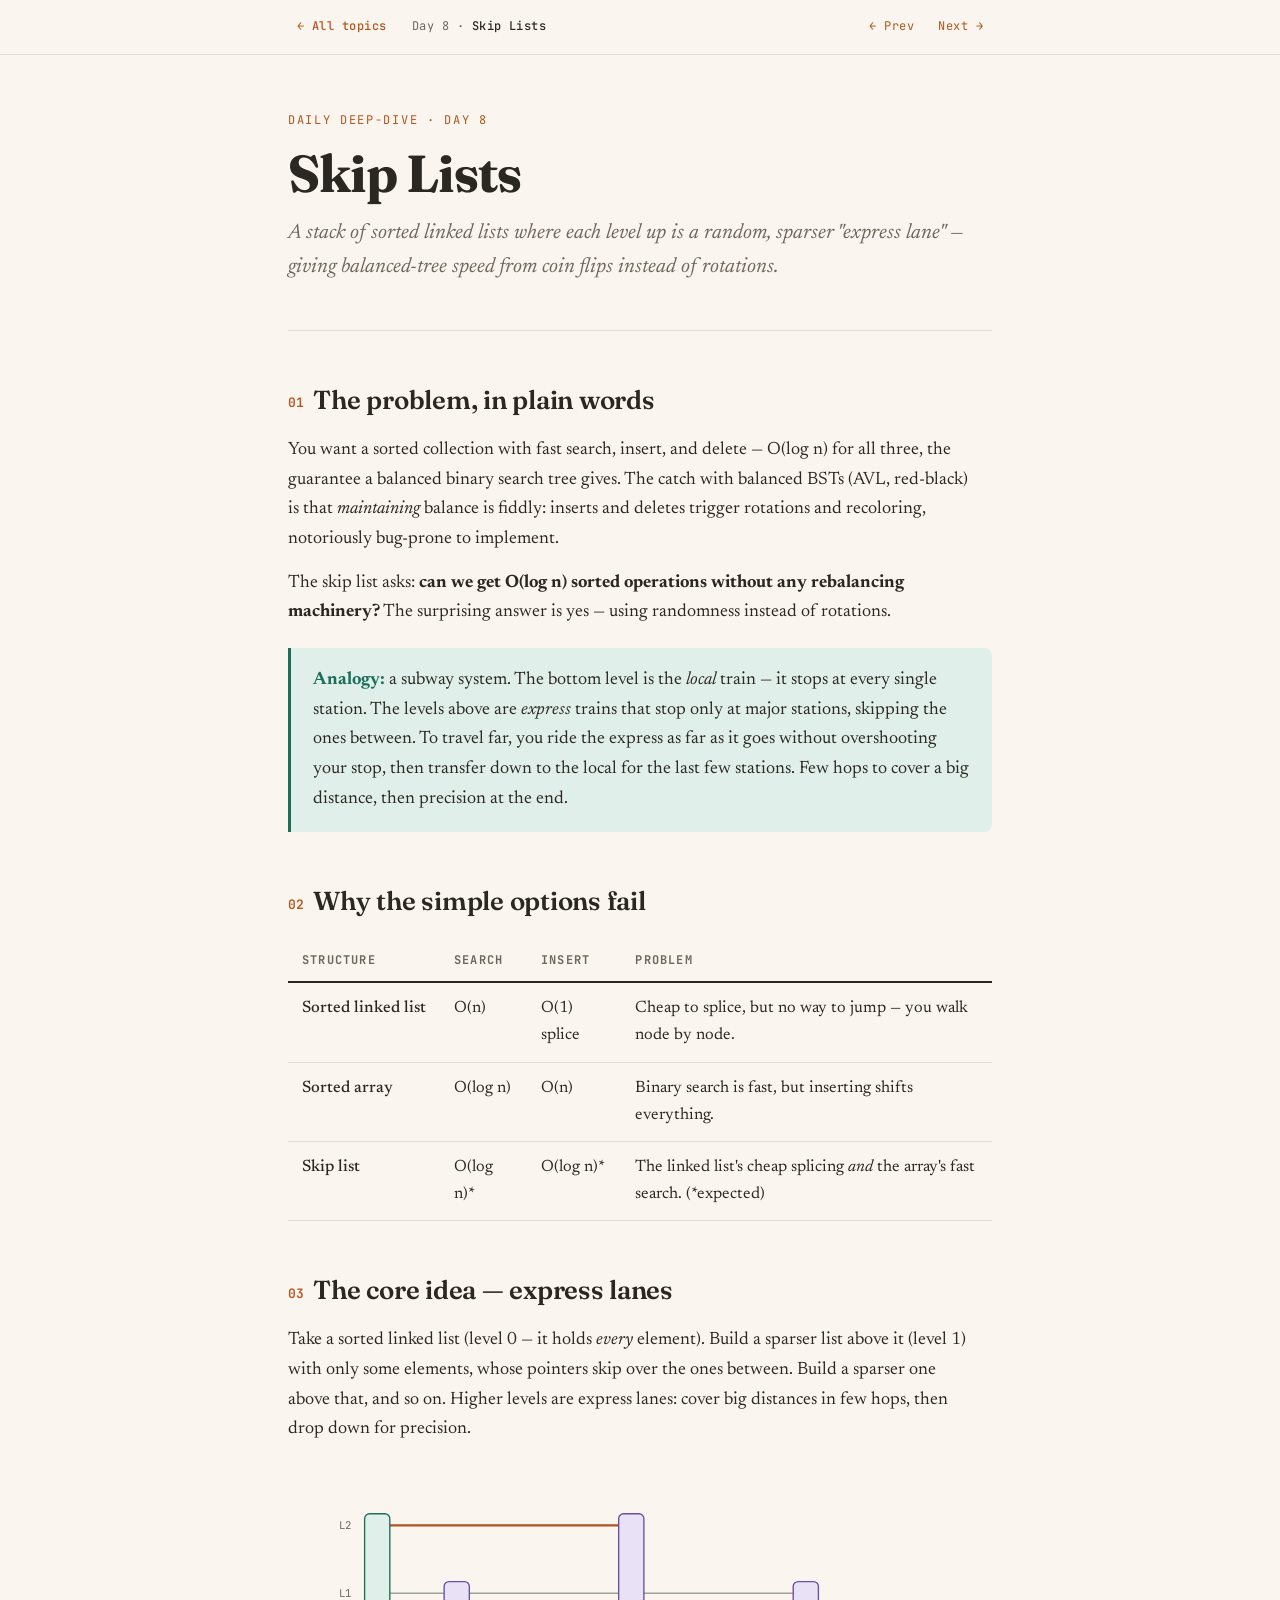
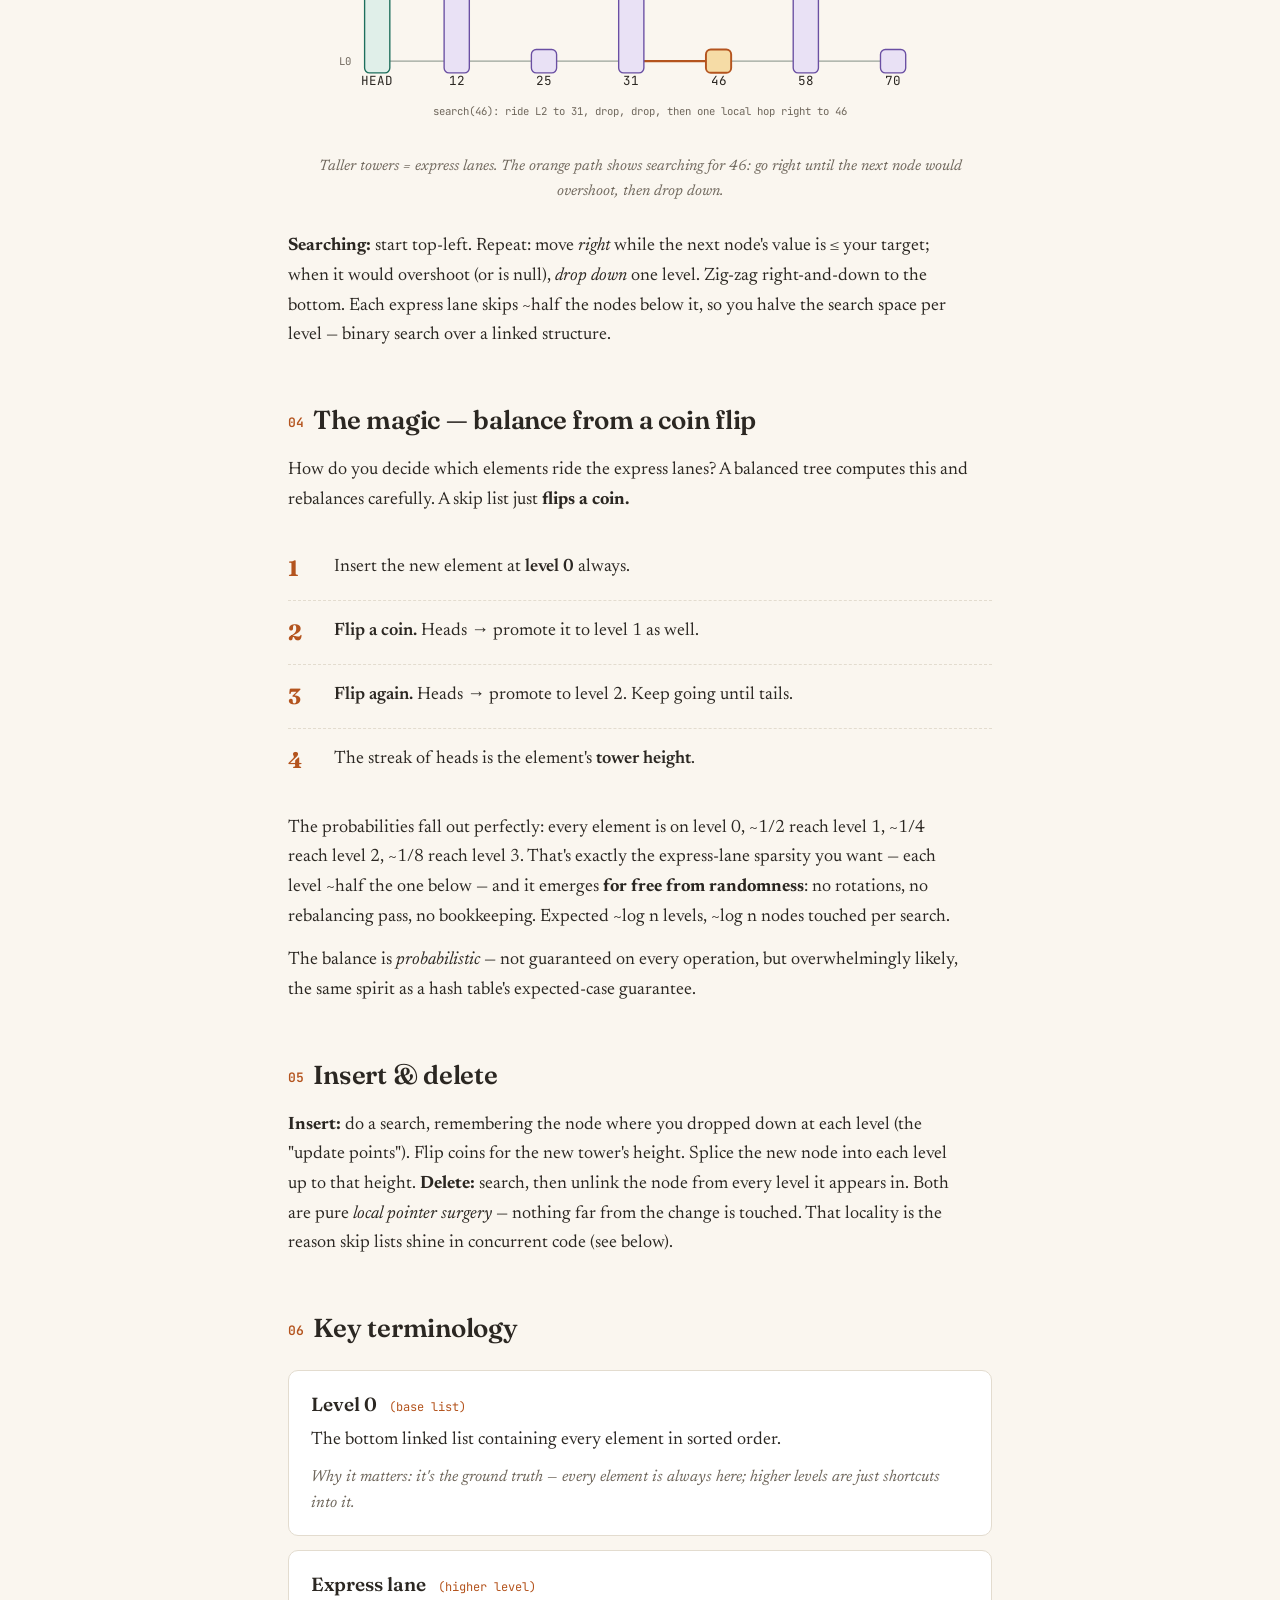
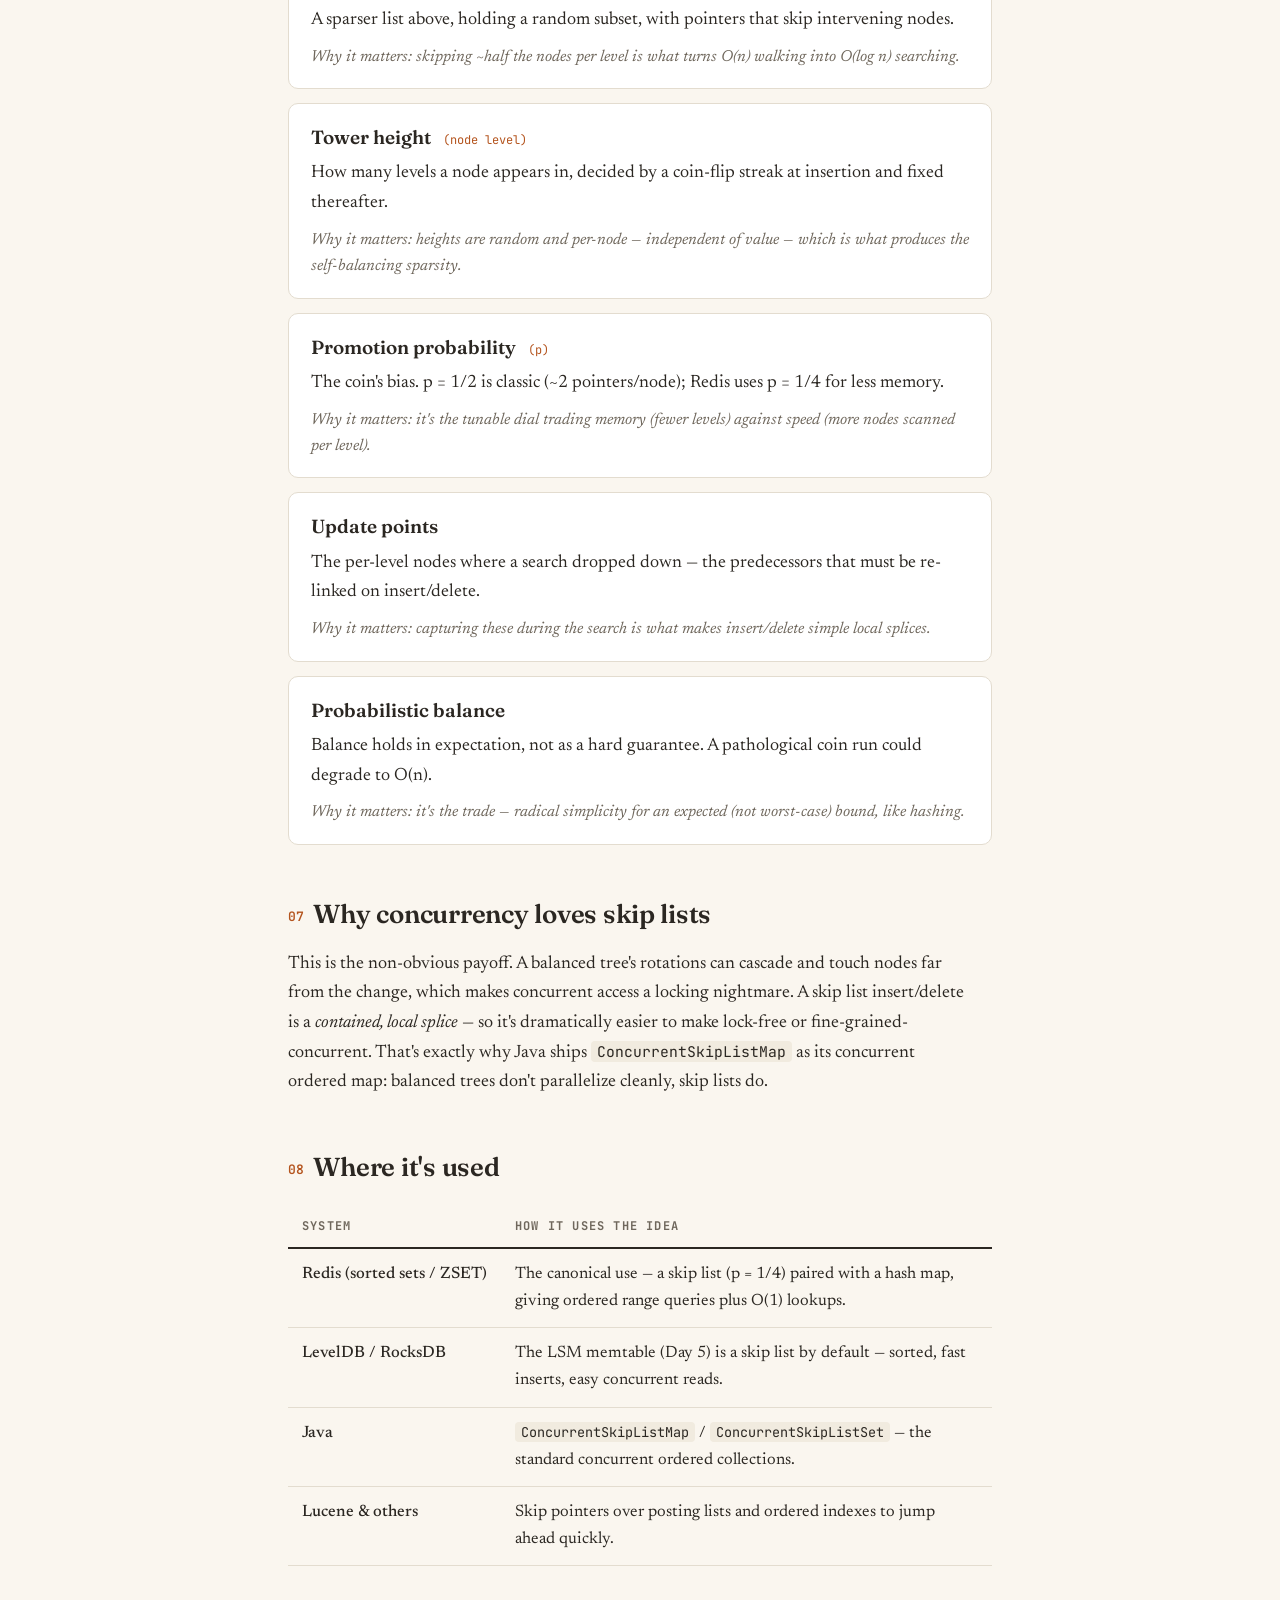
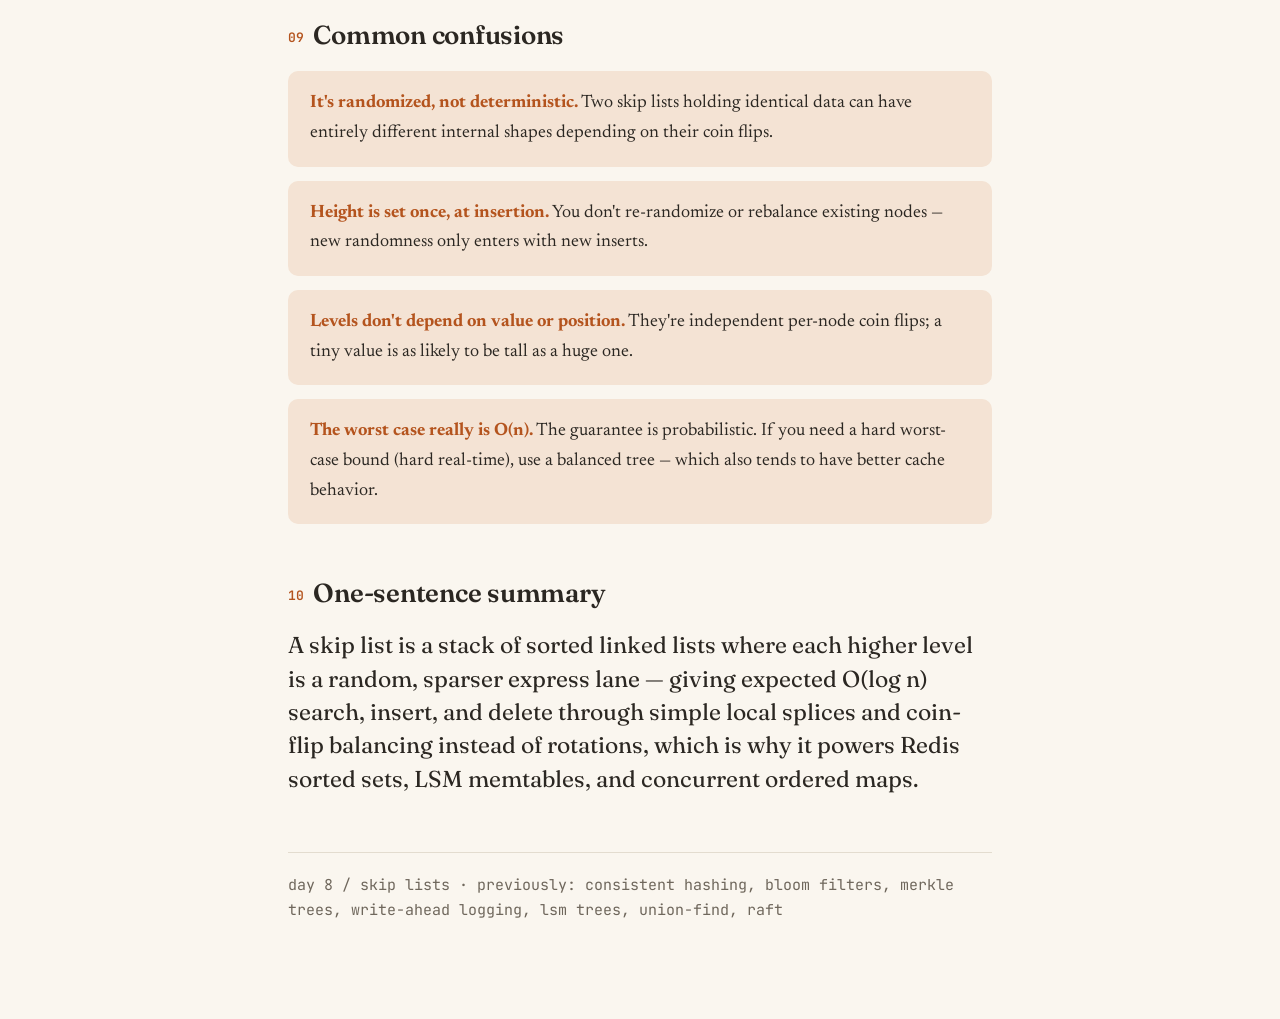
<file: 08-skip-lists.html>
<!DOCTYPE html>
<html lang="en">
<head>
<meta charset="UTF-8">
<meta name="viewport" content="width=device-width, initial-scale=1.0">
<!-- meta:start (generated by tools/sync-meta.js — edit assets/topics.js) -->
<meta name="description" content="A stack of sorted linked lists where each level is a sparser express lane — balanced-tree speed from coin flips instead of rotations.">
<link rel="canonical" href="https://eplisoncygni.github.io/byte-size-system-design/08-skip-lists.html">
<link rel="icon" type="image/svg+xml" href="assets/favicon.svg">
<meta name="theme-color" content="#faf6ef">
<meta property="og:type" content="article">
<meta property="og:site_name" content="Byte-Size System Design">
<meta property="og:title" content="Day 8 · Skip Lists">
<meta property="og:description" content="A stack of sorted linked lists where each level is a sparser express lane — balanced-tree speed from coin flips instead of rotations.">
<meta property="og:url" content="https://eplisoncygni.github.io/byte-size-system-design/08-skip-lists.html">
<meta property="og:image" content="https://eplisoncygni.github.io/byte-size-system-design/assets/og/08-skip-lists.png">
<meta property="og:image:width" content="1200">
<meta property="og:image:height" content="630">
<meta property="og:image:alt" content="Day 8 · Skip Lists">
<meta name="twitter:card" content="summary_large_image">
<!-- meta:end -->
<title>Day 8 · Skip Lists</title>
<link rel="preconnect" href="https://fonts.googleapis.com">
<link rel="preconnect" href="https://fonts.gstatic.com" crossorigin>
<link href="https://fonts.googleapis.com/css2?family=Fraunces:opsz,wght@9..144,400;9..144,600;9..144,700&family=Newsreader:ital,opsz,wght@0,6..72,400;0,6..72,500;1,6..72,400&family=JetBrains+Mono:wght@400;500&display=swap" rel="stylesheet">
<link rel="stylesheet" href="assets/base.css">
<link rel="stylesheet" href="assets/nav.css">
<style>
  /* page-specific: skip lists */
  .sl-node   { fill: #e9e1f5; stroke: #6a4fa3; stroke-width: 1.4; }
  .sl-target { fill: #f6dca6; stroke: #b4541e; stroke-width: 2; }
  .sl-head   { fill: #e0efe9; stroke: #1d6f5c; stroke-width: 1.4; }
  .sl-label  { font-family: 'JetBrains Mono', monospace; font-size: 13px; fill: #2b2722; }
  .sl-lvl    { font-family: 'JetBrains Mono', monospace; font-size: 11px; fill: #6f675c; }
  .sl-link   { stroke: #9aa39a; stroke-width: 1.4; fill: none; }
  .sl-path   { stroke: #b4541e; stroke-width: 2.4; fill: none; }
</style>
</head>
<body>
<div class="page">

  <div class="kicker">Daily deep-dive · Day 8</div>
  <h1>Skip Lists</h1>
  <p class="lede">A stack of sorted linked lists where each level up is a random, sparser "express lane" — giving balanced-tree speed from coin flips instead of rotations.</p>

  <hr class="divider">

  <h2><span class="num">01</span>The problem, in plain words</h2>
  <p>You want a sorted collection with fast search, insert, and delete — O(log n) for all three, the guarantee a balanced binary search tree gives. The catch with balanced BSTs (AVL, red-black) is that <em>maintaining</em> balance is fiddly: inserts and deletes trigger rotations and recoloring, notoriously bug-prone to implement.</p>
  <p>The skip list asks: <strong>can we get O(log n) sorted operations without any rebalancing machinery?</strong> The surprising answer is yes — using randomness instead of rotations.</p>
  <div class="analogy">
    <strong>Analogy:</strong> a subway system. The bottom level is the <em>local</em> train — it stops at every single station. The levels above are <em>express</em> trains that stop only at major stations, skipping the ones between. To travel far, you ride the express as far as it goes without overshooting your stop, then transfer down to the local for the last few stations. Few hops to cover a big distance, then precision at the end.
  </div>

  <h2><span class="num">02</span>Why the simple options fail</h2>
  <table>
    <tr><th>Structure</th><th>Search</th><th>Insert</th><th>Problem</th></tr>
    <tr><td>Sorted linked list</td><td>O(n)</td><td>O(1) splice</td><td>Cheap to splice, but no way to jump — you walk node by node.</td></tr>
    <tr><td>Sorted array</td><td>O(log n)</td><td>O(n)</td><td>Binary search is fast, but inserting shifts everything.</td></tr>
    <tr><td>Skip list</td><td>O(log n)*</td><td>O(log n)*</td><td>The linked list's cheap splicing <em>and</em> the array's fast search. (*expected)</td></tr>
  </table>

  <h2><span class="num">03</span>The core idea — express lanes</h2>
  <p>Take a sorted linked list (level 0 — it holds <em>every</em> element). Build a sparser list above it (level 1) with only some elements, whose pointers skip over the ones between. Build a sparser one above that, and so on. Higher levels are express lanes: cover big distances in few hops, then drop down for precision.</p>

  <figure>
    <svg width="640" height="260" viewBox="0 0 660 260" role="img" aria-label="A skip list with three levels and the search path to value 46">
      <text class="sl-lvl" x="20" y="54" text-anchor="start">L2</text>
      <text class="sl-lvl" x="20" y="124" text-anchor="start">L1</text>
      <text class="sl-lvl" x="20" y="194" text-anchor="start">L0</text>

      <line class="sl-link" x1="72" y1="190" x2="128" y2="190"/>
      <line class="sl-link" x1="152" y1="190" x2="218" y2="190"/>
      <line class="sl-link" x1="242" y1="190" x2="308" y2="190"/>
      <line class="sl-link" x1="332" y1="190" x2="398" y2="190"/>
      <line class="sl-link" x1="422" y1="190" x2="488" y2="190"/>
      <line class="sl-link" x1="512" y1="190" x2="578" y2="190"/>

      <line class="sl-link" x1="72" y1="120" x2="128" y2="120"/>
      <line class="sl-link" x1="152" y1="120" x2="308" y2="120"/>
      <line class="sl-link" x1="332" y1="120" x2="488" y2="120"/>

      <line class="sl-link" x1="72" y1="50" x2="308" y2="50"/>

      <path class="sl-path" d="M60 50 L320 50"/>
      <path class="sl-path" d="M320 50 L320 120"/>
      <path class="sl-path" d="M320 120 L320 190"/>
      <path class="sl-path" d="M320 190 L410 190"/>

      <rect class="sl-head" x="46" y="38" width="26" height="164" rx="5"/>
      <text class="sl-label" x="59" y="215" text-anchor="middle">HEAD</text>

      <rect class="sl-node" x="128" y="108" width="26" height="94" rx="5"/>
      <text class="sl-label" x="141" y="215" text-anchor="middle">12</text>
      <rect class="sl-node" x="218" y="178" width="26" height="24" rx="5"/>
      <text class="sl-label" x="231" y="215" text-anchor="middle">25</text>
      <rect class="sl-node" x="308" y="38" width="26" height="164" rx="5"/>
      <text class="sl-label" x="321" y="215" text-anchor="middle">31</text>
      <rect class="sl-target" x="398" y="178" width="26" height="24" rx="5"/>
      <text class="sl-label" x="411" y="215" text-anchor="middle">46</text>
      <rect class="sl-node" x="488" y="108" width="26" height="94" rx="5"/>
      <text class="sl-label" x="501" y="215" text-anchor="middle">58</text>
      <rect class="sl-node" x="578" y="178" width="26" height="24" rx="5"/>
      <text class="sl-label" x="591" y="215" text-anchor="middle">70</text>

      <text class="sl-lvl" x="330" y="245" text-anchor="middle">search(46): ride L2 to 31, drop, drop, then one local hop right to 46</text>
    </svg>
    <figcaption>Taller towers = express lanes. The orange path shows searching for 46: go right until the next node would overshoot, then drop down.</figcaption>
  </figure>

  <p><strong>Searching:</strong> start top-left. Repeat: move <em>right</em> while the next node's value is ≤ your target; when it would overshoot (or is null), <em>drop down</em> one level. Zig-zag right-and-down to the bottom. Each express lane skips ~half the nodes below it, so you halve the search space per level — binary search over a linked structure.</p>

  <h2><span class="num">04</span>The magic — balance from a coin flip</h2>
  <p>How do you decide which elements ride the express lanes? A balanced tree computes this and rebalances carefully. A skip list just <strong>flips a coin.</strong></p>
  <div class="steps">
    <div class="step"><div class="body">Insert the new element at <strong>level 0</strong> always.</div></div>
    <div class="step"><div class="body"><strong>Flip a coin.</strong> Heads → promote it to level 1 as well.</div></div>
    <div class="step"><div class="body"><strong>Flip again.</strong> Heads → promote to level 2. Keep going until tails.</div></div>
    <div class="step"><div class="body">The streak of heads is the element's <strong>tower height</strong>.</div></div>
  </div>
  <p>The probabilities fall out perfectly: every element is on level 0, ~1/2 reach level 1, ~1/4 reach level 2, ~1/8 reach level 3. That's exactly the express-lane sparsity you want — each level ~half the one below — and it emerges <strong>for free from randomness</strong>: no rotations, no rebalancing pass, no bookkeeping. Expected ~log n levels, ~log n nodes touched per search.</p>
  <p>The balance is <em>probabilistic</em> — not guaranteed on every operation, but overwhelmingly likely, the same spirit as a hash table's expected-case guarantee.</p>

  <h2><span class="num">05</span>Insert &amp; delete</h2>
  <p><strong>Insert:</strong> do a search, remembering the node where you dropped down at each level (the "update points"). Flip coins for the new tower's height. Splice the new node into each level up to that height. <strong>Delete:</strong> search, then unlink the node from every level it appears in. Both are pure <em>local pointer surgery</em> — nothing far from the change is touched. That locality is the reason skip lists shine in concurrent code (see below).</p>

  <h2><span class="num">06</span>Key terminology</h2>
  <dl class="term-grid">
    <div class="term">
      <dt>Level 0 <span class="pron">(base list)</span></dt>
      <dd>The bottom linked list containing every element in sorted order.
      <span class="so-what">Why it matters: it's the ground truth — every element is always here; higher levels are just shortcuts into it.</span></dd>
    </div>
    <div class="term">
      <dt>Express lane <span class="pron">(higher level)</span></dt>
      <dd>A sparser list above, holding a random subset, with pointers that skip intervening nodes.
      <span class="so-what">Why it matters: skipping ~half the nodes per level is what turns O(n) walking into O(log n) searching.</span></dd>
    </div>
    <div class="term">
      <dt>Tower height <span class="pron">(node level)</span></dt>
      <dd>How many levels a node appears in, decided by a coin-flip streak at insertion and fixed thereafter.
      <span class="so-what">Why it matters: heights are random and per-node — independent of value — which is what produces the self-balancing sparsity.</span></dd>
    </div>
    <div class="term">
      <dt>Promotion probability <span class="pron">(p)</span></dt>
      <dd>The coin's bias. p = 1/2 is classic (~2 pointers/node); Redis uses p = 1/4 for less memory.
      <span class="so-what">Why it matters: it's the tunable dial trading memory (fewer levels) against speed (more nodes scanned per level).</span></dd>
    </div>
    <div class="term">
      <dt>Update points</dt>
      <dd>The per-level nodes where a search dropped down — the predecessors that must be re-linked on insert/delete.
      <span class="so-what">Why it matters: capturing these during the search is what makes insert/delete simple local splices.</span></dd>
    </div>
    <div class="term">
      <dt>Probabilistic balance</dt>
      <dd>Balance holds in expectation, not as a hard guarantee. A pathological coin run could degrade to O(n).
      <span class="so-what">Why it matters: it's the trade — radical simplicity for an expected (not worst-case) bound, like hashing.</span></dd>
    </div>
  </dl>

  <h2><span class="num">07</span>Why concurrency loves skip lists</h2>
  <p>This is the non-obvious payoff. A balanced tree's rotations can cascade and touch nodes far from the change, which makes concurrent access a locking nightmare. A skip list insert/delete is a <em>contained, local splice</em> — so it's dramatically easier to make lock-free or fine-grained-concurrent. That's exactly why Java ships <code>ConcurrentSkipListMap</code> as its concurrent ordered map: balanced trees don't parallelize cleanly, skip lists do.</p>

  <h2><span class="num">08</span>Where it's used</h2>
  <table>
    <tr><th>System</th><th>How it uses the idea</th></tr>
    <tr><td>Redis (sorted sets / ZSET)</td><td>The canonical use — a skip list (p = 1/4) paired with a hash map, giving ordered range queries plus O(1) lookups.</td></tr>
    <tr><td>LevelDB / RocksDB</td><td>The LSM memtable (Day 5) is a skip list by default — sorted, fast inserts, easy concurrent reads.</td></tr>
    <tr><td>Java</td><td><code>ConcurrentSkipListMap</code> / <code>ConcurrentSkipListSet</code> — the standard concurrent ordered collections.</td></tr>
    <tr><td>Lucene &amp; others</td><td>Skip pointers over posting lists and ordered indexes to jump ahead quickly.</td></tr>
  </table>

  <h2><span class="num">09</span>Common confusions</h2>
  <div class="pitfall"><strong>It's randomized, not deterministic.</strong> Two skip lists holding identical data can have entirely different internal shapes depending on their coin flips.</div>
  <div class="pitfall"><strong>Height is set once, at insertion.</strong> You don't re-randomize or rebalance existing nodes — new randomness only enters with new inserts.</div>
  <div class="pitfall"><strong>Levels don't depend on value or position.</strong> They're independent per-node coin flips; a tiny value is as likely to be tall as a huge one.</div>
  <div class="pitfall"><strong>The worst case really is O(n).</strong> The guarantee is probabilistic. If you need a hard worst-case bound (hard real-time), use a balanced tree — which also tends to have better cache behavior.</div>

  <h2><span class="num">10</span>One-sentence summary</h2>
  <p style="font-family:'Fraunces',serif; font-size:23px; line-height:1.45;">A skip list is a stack of sorted linked lists where each higher level is a random, sparser express lane — giving expected O(log n) search, insert, and delete through simple local splices and coin-flip balancing instead of rotations, which is why it powers Redis sorted sets, LSM memtables, and concurrent ordered maps.</p>

  <div class="footer-note">day 8 / skip lists · previously: consistent hashing, bloom filters, merkle trees, write-ahead logging, lsm trees, union-find, raft</div>

</div>
<script src="assets/topics.js"></script>
<script src="assets/nav.js"></script>
</body>
</html>
</file>
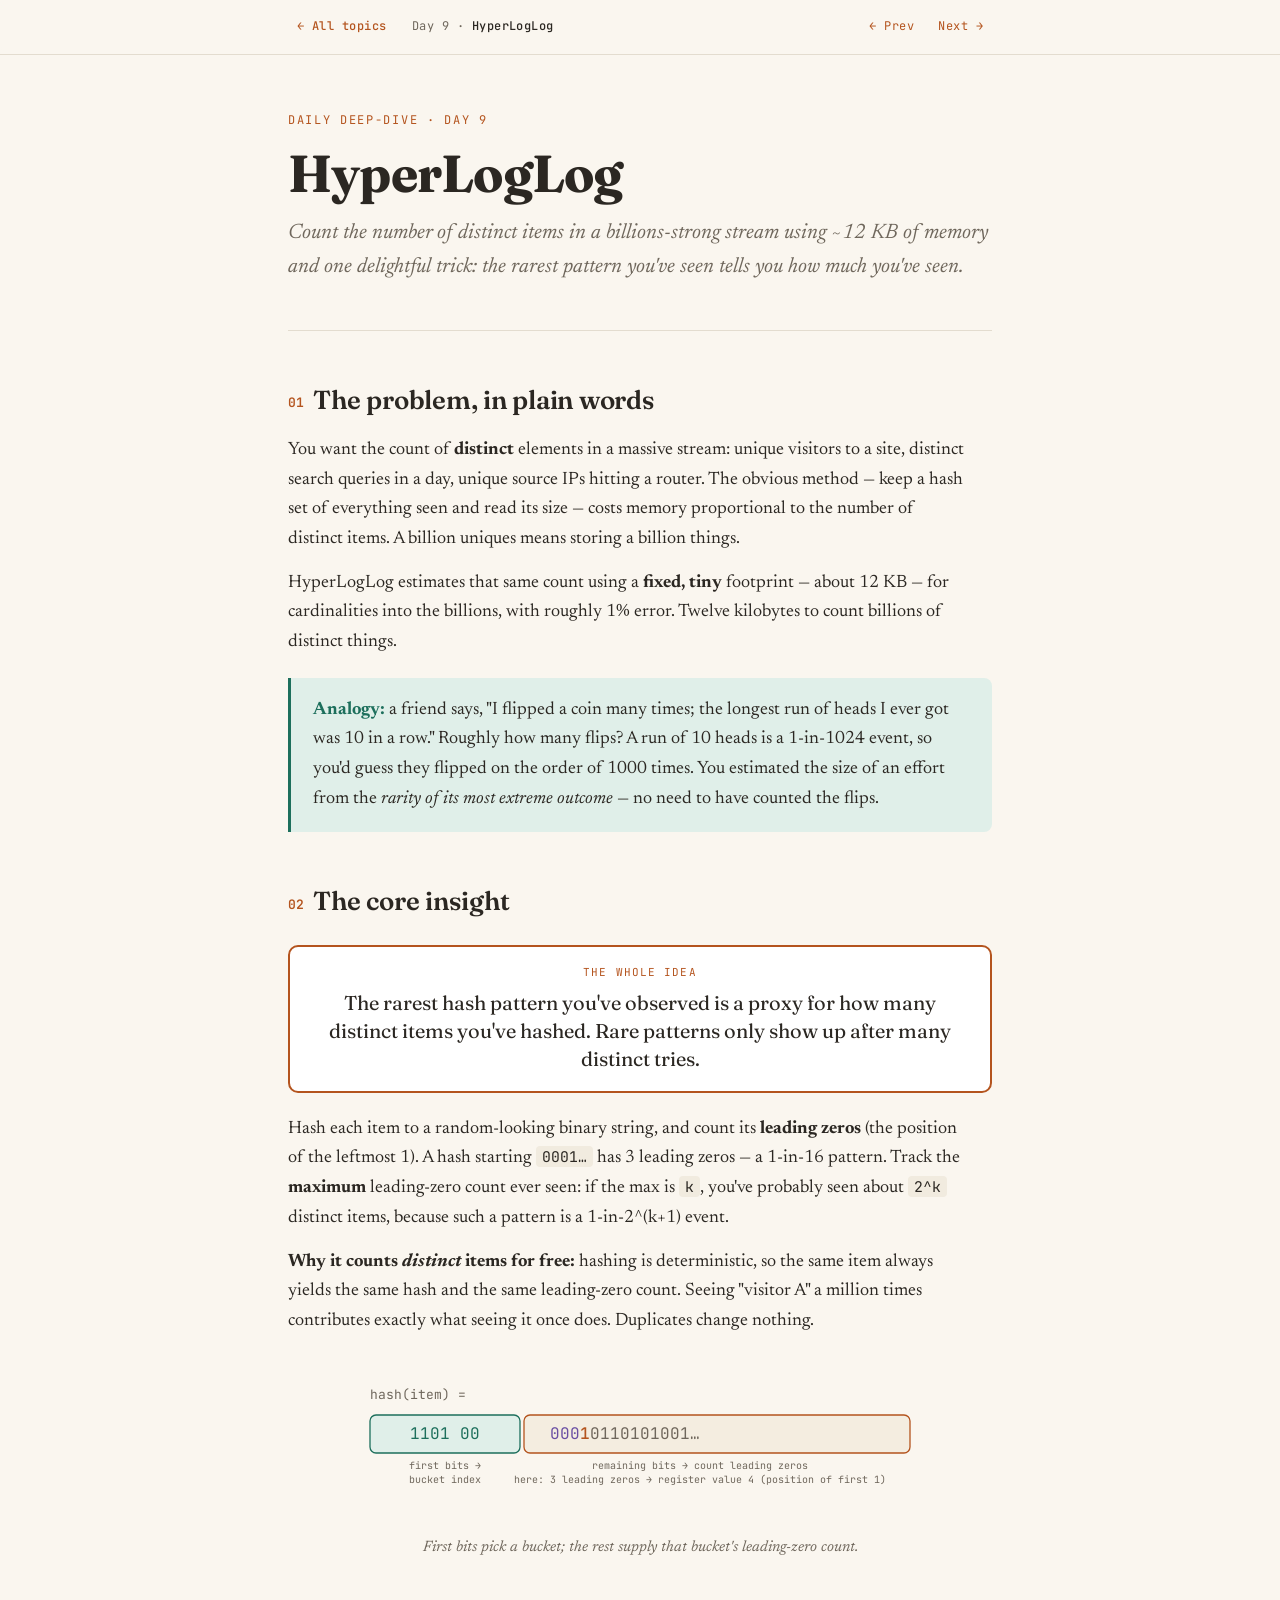
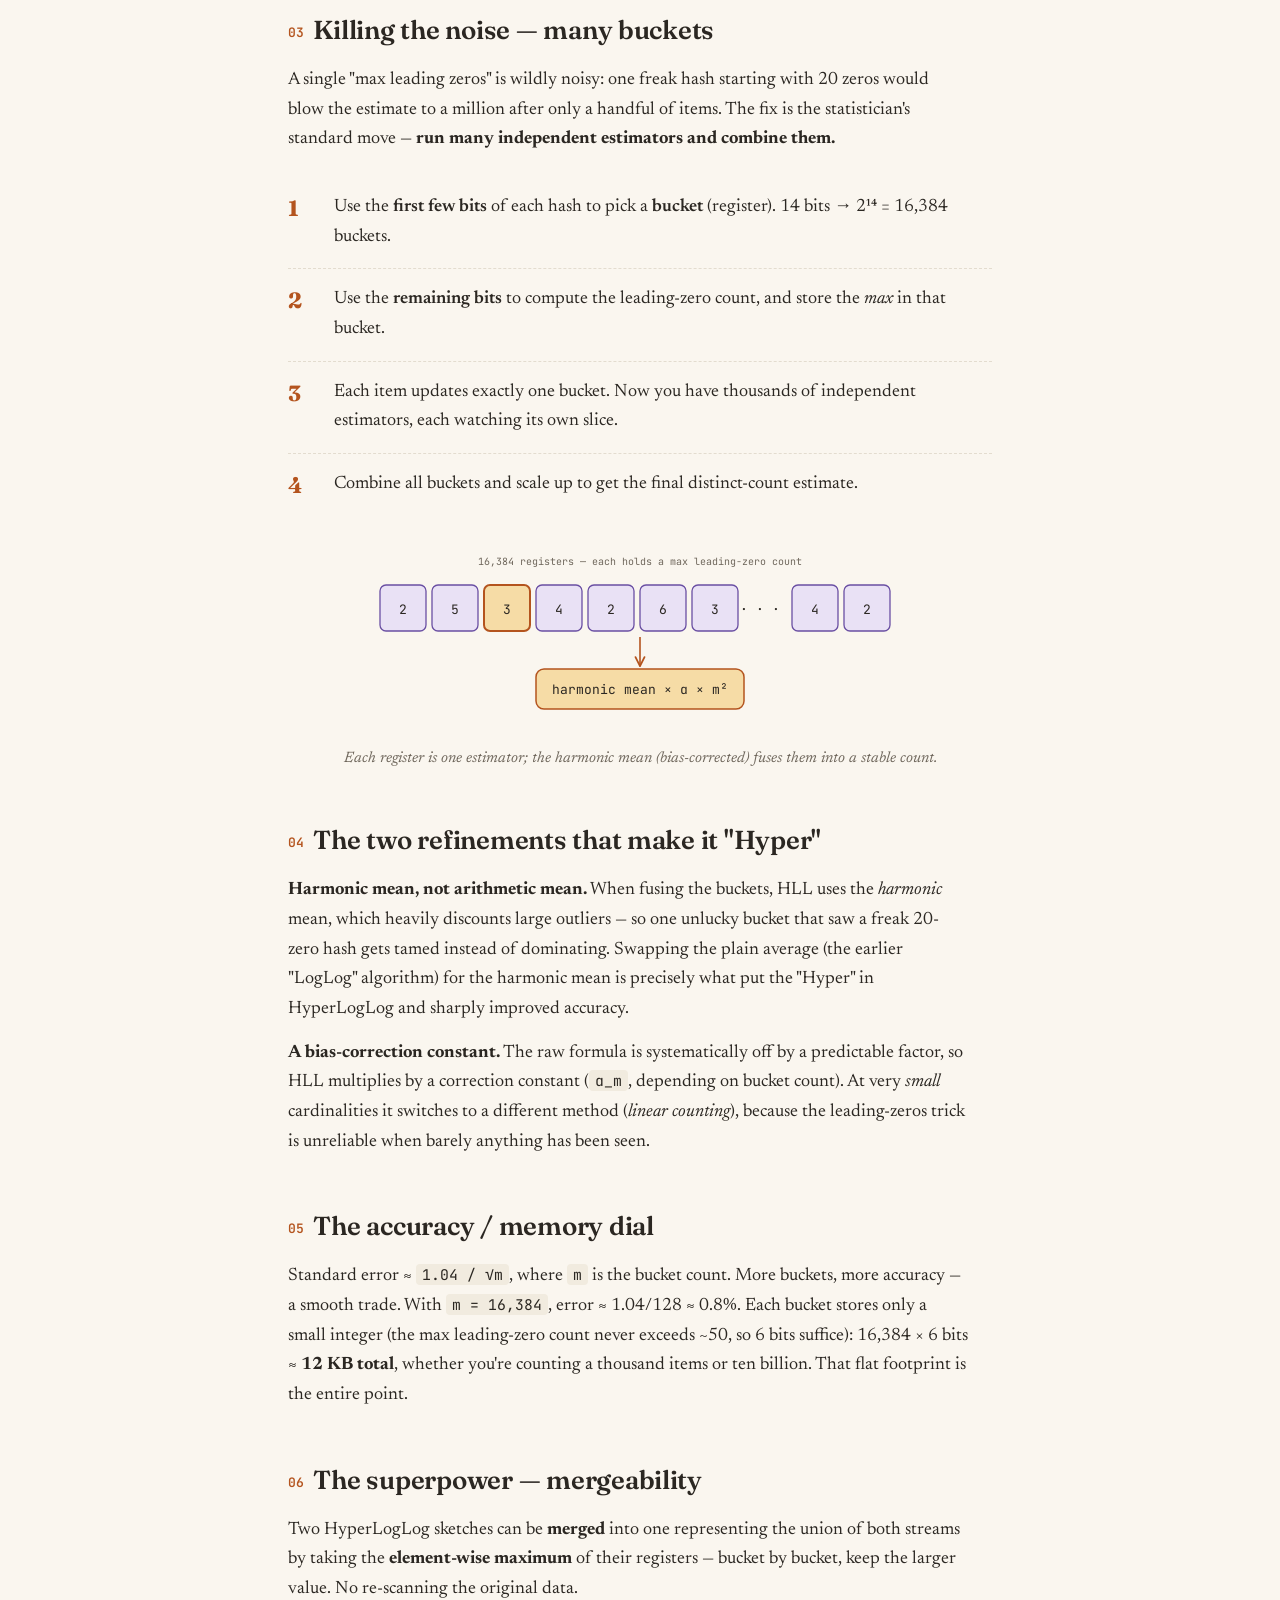
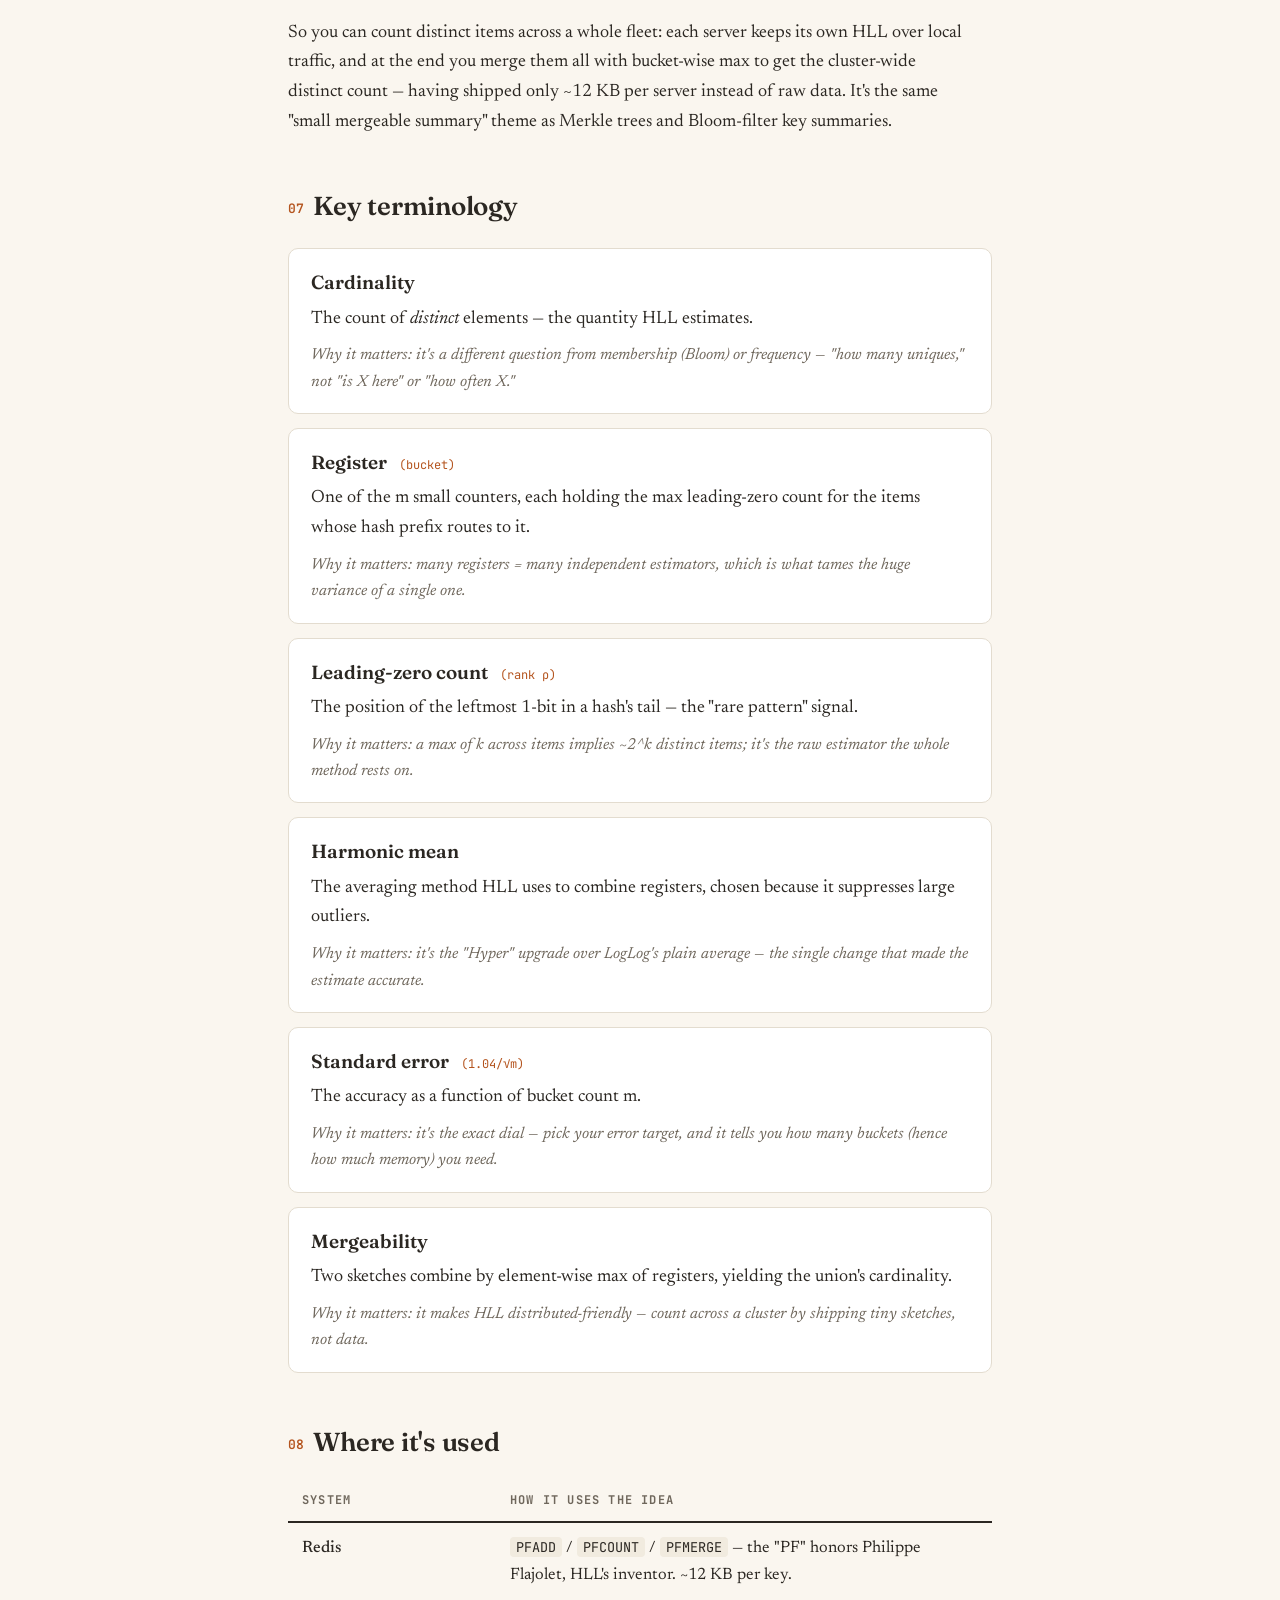
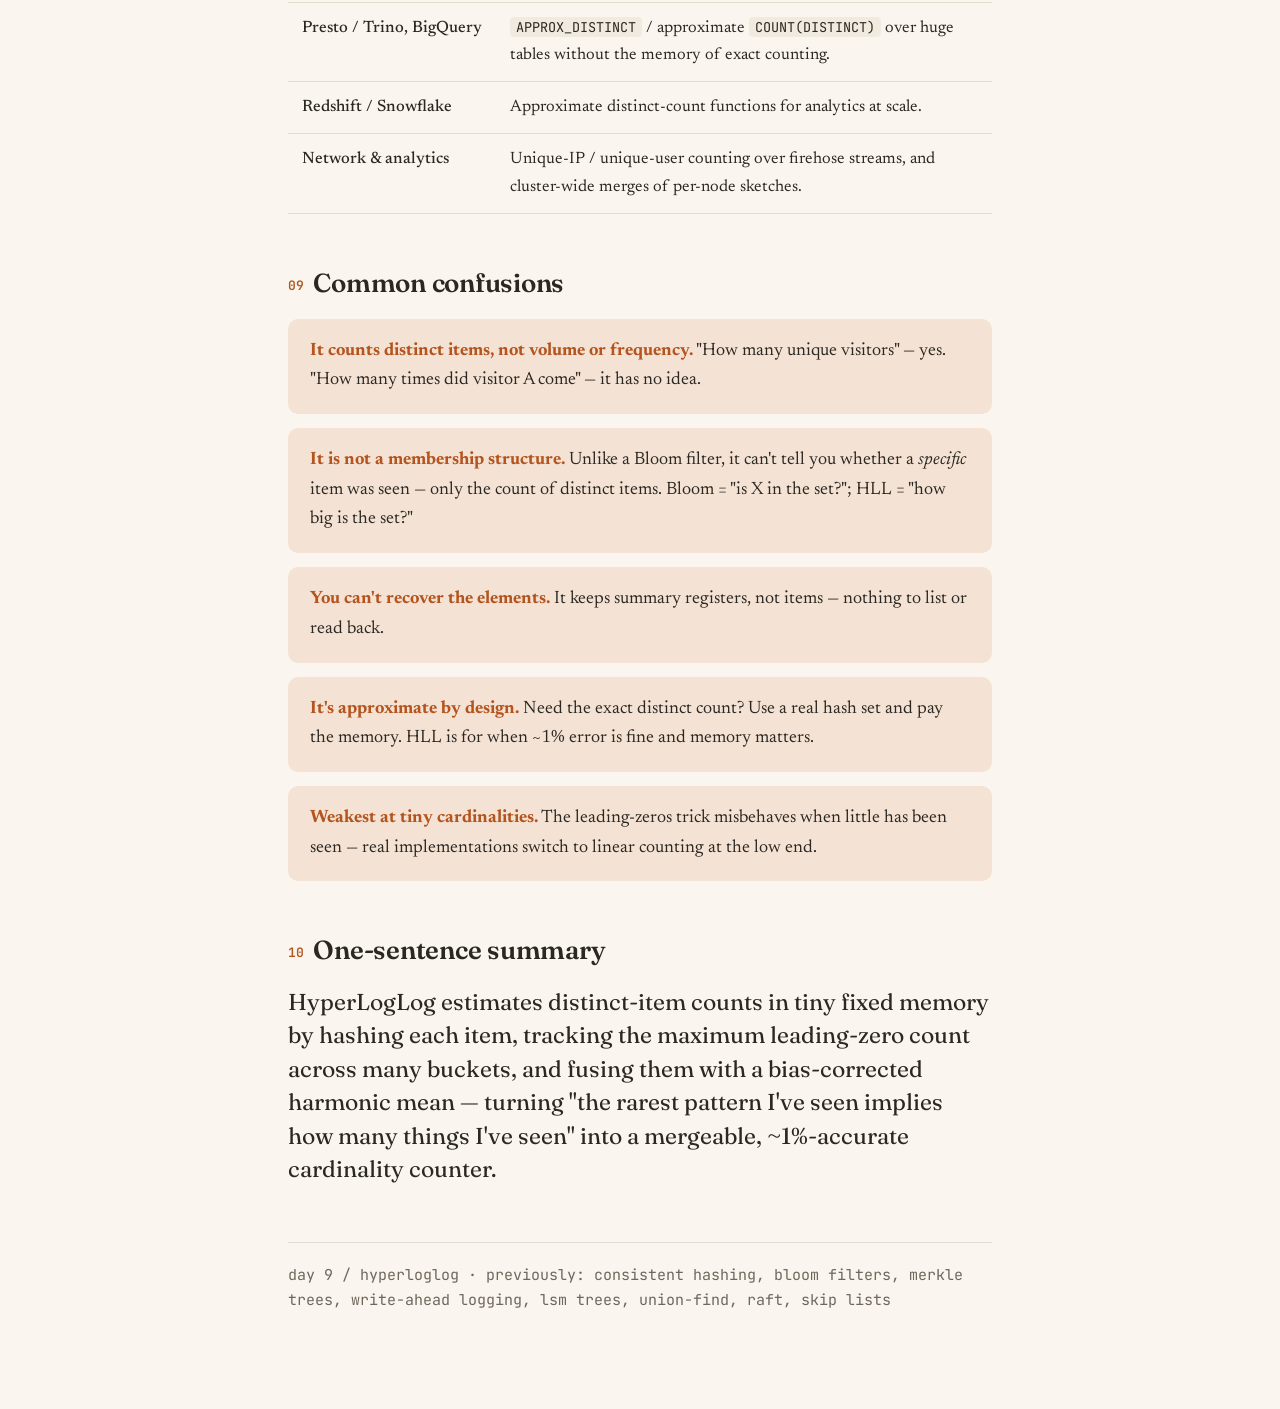
<file: 09-hyperloglog.html>
<!DOCTYPE html>
<html lang="en">
<head>
<meta charset="UTF-8">
<meta name="viewport" content="width=device-width, initial-scale=1.0">
<!-- meta:start (generated by tools/sync-meta.js — edit assets/topics.js) -->
<meta name="description" content="Count distinct items in a billions-strong stream with about 12 KB of memory: the rarest bit pattern you have seen tells you how much you have seen.">
<link rel="canonical" href="https://eplisoncygni.github.io/byte-size-system-design/09-hyperloglog.html">
<link rel="icon" type="image/svg+xml" href="assets/favicon.svg">
<meta name="theme-color" content="#faf6ef">
<meta property="og:type" content="article">
<meta property="og:site_name" content="Byte-Size System Design">
<meta property="og:title" content="Day 9 · HyperLogLog">
<meta property="og:description" content="Count distinct items in a billions-strong stream with about 12 KB of memory: the rarest bit pattern you have seen tells you how much you have seen.">
<meta property="og:url" content="https://eplisoncygni.github.io/byte-size-system-design/09-hyperloglog.html">
<meta property="og:image" content="https://eplisoncygni.github.io/byte-size-system-design/assets/og/09-hyperloglog.png">
<meta property="og:image:width" content="1200">
<meta property="og:image:height" content="630">
<meta property="og:image:alt" content="Day 9 · HyperLogLog">
<meta name="twitter:card" content="summary_large_image">
<!-- meta:end -->
<title>Day 9 · HyperLogLog</title>
<link rel="preconnect" href="https://fonts.googleapis.com">
<link rel="preconnect" href="https://fonts.gstatic.com" crossorigin>
<link href="https://fonts.googleapis.com/css2?family=Fraunces:opsz,wght@9..144,400;9..144,600;9..144,700&family=Newsreader:ital,opsz,wght@0,6..72,400;0,6..72,500;1,6..72,400&family=JetBrains+Mono:wght@400;500&display=swap" rel="stylesheet">
<link rel="stylesheet" href="assets/base.css">
<link rel="stylesheet" href="assets/nav.css">
<style>
  /* page-specific: hyperloglog */
  .insight {
    background: var(--card);
    border: 2px solid var(--accent);
    border-radius: 10px;
    padding: 18px 22px;
    margin: 22px 0;
    text-align: center;
    font-family: 'Fraunces', serif;
    font-size: 20px;
    line-height: 1.4;
  }
  .insight .small {
    display: block;
    font-family: 'JetBrains Mono', monospace;
    font-size: 11px;
    letter-spacing: 0.1em;
    text-transform: uppercase;
    color: var(--accent);
    margin-bottom: 8px;
  }
  .hll-mono { font-family: 'JetBrains Mono', monospace; }
  .bitz  { fill: #6a4fa3; }
  .bit1  { fill: #b4541e; font-weight: 500; }
  .reg      { fill: #e9e1f5; stroke: #6a4fa3; stroke-width: 1.3; }
  .reg-hot  { fill: #f6dca6; stroke: #b4541e; stroke-width: 2; }
  .reglabel { font-family: 'JetBrains Mono', monospace; font-size: 13px; fill: #2b2722; }
  .regsmall { font-family: 'JetBrains Mono', monospace; font-size: 10px; fill: #6f675c; }
  .harrow   { stroke: #b4541e; stroke-width: 1.6; fill: none; }
</style>
</head>
<body>
<div class="page">

  <div class="kicker">Daily deep-dive · Day 9</div>
  <h1>HyperLogLog</h1>
  <p class="lede">Count the number of <em>distinct</em> items in a billions-strong stream using ~12 KB of memory and one delightful trick: the rarest pattern you've seen tells you how much you've seen.</p>

  <hr class="divider">

  <h2><span class="num">01</span>The problem, in plain words</h2>
  <p>You want the count of <strong>distinct</strong> elements in a massive stream: unique visitors to a site, distinct search queries in a day, unique source IPs hitting a router. The obvious method — keep a hash set of everything seen and read its size — costs memory proportional to the number of distinct items. A billion uniques means storing a billion things.</p>
  <p>HyperLogLog estimates that same count using a <strong>fixed, tiny</strong> footprint — about 12 KB — for cardinalities into the billions, with roughly 1% error. Twelve kilobytes to count billions of distinct things.</p>
  <div class="analogy">
    <strong>Analogy:</strong> a friend says, "I flipped a coin many times; the longest run of heads I ever got was 10 in a row." Roughly how many flips? A run of 10 heads is a 1-in-1024 event, so you'd guess they flipped on the order of 1000 times. You estimated the size of an effort from the <em>rarity of its most extreme outcome</em> — no need to have counted the flips.
  </div>

  <h2><span class="num">02</span>The core insight</h2>
  <div class="insight">
    <span class="small">the whole idea</span>
    The rarest hash pattern you've observed is a proxy for how many distinct items you've hashed. Rare patterns only show up after many distinct tries.
  </div>
  <p>Hash each item to a random-looking binary string, and count its <strong>leading zeros</strong> (the position of the leftmost 1). A hash starting <code>0001…</code> has 3 leading zeros — a 1-in-16 pattern. Track the <strong>maximum</strong> leading-zero count ever seen: if the max is <code>k</code>, you've probably seen about <code>2^k</code> distinct items, because such a pattern is a 1-in-2^(k+1) event.</p>
  <p><strong>Why it counts <em>distinct</em> items for free:</strong> hashing is deterministic, so the same item always yields the same hash and the same leading-zero count. Seeing "visitor A" a million times contributes exactly what seeing it once does. Duplicates change nothing.</p>

  <figure>
    <svg width="600" height="150" viewBox="0 0 600 150" role="img" aria-label="A hash split into a bucket index and a leading-zero count">
      <text class="hll-mono" x="30" y="34" font-size="13" fill="#6f675c">hash(item) =</text>
      <rect x="30" y="50" width="150" height="38" rx="6" fill="#e0efe9" stroke="#1d6f5c" stroke-width="1.3"/>
      <text class="hll-mono" x="105" y="74" font-size="16" text-anchor="middle" fill="#1d6f5c">1101 00</text>
      <text class="regsmall" x="105" y="104" text-anchor="middle">first bits →</text>
      <text class="regsmall" x="105" y="118" text-anchor="middle">bucket index</text>
      <rect x="184" y="50" width="386" height="38" rx="6" fill="#f4ede0" stroke="#b4541e" stroke-width="1.3"/>
      <text class="hll-mono" x="210" y="74" font-size="16"><tspan class="bitz">000</tspan><tspan class="bit1">1</tspan><tspan fill="#6f675c">0110101001…</tspan></text>
      <text class="regsmall" x="360" y="104" text-anchor="middle">remaining bits → count leading zeros</text>
      <text class="regsmall" x="360" y="118" text-anchor="middle">here: 3 leading zeros → register value 4 (position of first 1)</text>
    </svg>
    <figcaption>First bits pick a bucket; the rest supply that bucket's leading-zero count.</figcaption>
  </figure>

  <h2><span class="num">03</span>Killing the noise — many buckets</h2>
  <p>A single "max leading zeros" is wildly noisy: one freak hash starting with 20 zeros would blow the estimate to a million after only a handful of items. The fix is the statistician's standard move — <strong>run many independent estimators and combine them.</strong></p>
  <div class="steps">
    <div class="step"><div class="body">Use the <strong>first few bits</strong> of each hash to pick a <strong>bucket</strong> (register). 14 bits → 2¹⁴ = 16,384 buckets.</div></div>
    <div class="step"><div class="body">Use the <strong>remaining bits</strong> to compute the leading-zero count, and store the <em>max</em> in that bucket.</div></div>
    <div class="step"><div class="body">Each item updates exactly one bucket. Now you have thousands of independent estimators, each watching its own slice.</div></div>
    <div class="step"><div class="body">Combine all buckets and scale up to get the final distinct-count estimate.</div></div>
  </div>

  <figure>
    <svg width="600" height="180" viewBox="0 0 600 180" role="img" aria-label="An array of registers combined by harmonic mean into one estimate">
      <text class="regsmall" x="300" y="20" text-anchor="middle">16,384 registers — each holds a max leading-zero count</text>
      <g>
        <rect class="reg" x="40"  y="40" width="46" height="46" rx="6"/><text class="reglabel" x="63"  y="69" text-anchor="middle">2</text>
        <rect class="reg" x="92"  y="40" width="46" height="46" rx="6"/><text class="reglabel" x="115" y="69" text-anchor="middle">5</text>
        <rect class="reg-hot" x="144" y="40" width="46" height="46" rx="6"/><text class="reglabel" x="167" y="69" text-anchor="middle">3</text>
        <rect class="reg" x="196" y="40" width="46" height="46" rx="6"/><text class="reglabel" x="219" y="69" text-anchor="middle">4</text>
        <rect class="reg" x="248" y="40" width="46" height="46" rx="6"/><text class="reglabel" x="271" y="69" text-anchor="middle">2</text>
        <rect class="reg" x="300" y="40" width="46" height="46" rx="6"/><text class="reglabel" x="323" y="69" text-anchor="middle">6</text>
        <rect class="reg" x="352" y="40" width="46" height="46" rx="6"/><text class="reglabel" x="375" y="69" text-anchor="middle">3</text>
        <text class="reglabel" x="420" y="69" text-anchor="middle">· · ·</text>
        <rect class="reg" x="452" y="40" width="46" height="46" rx="6"/><text class="reglabel" x="475" y="69" text-anchor="middle">4</text>
        <rect class="reg" x="504" y="40" width="46" height="46" rx="6"/><text class="reglabel" x="527" y="69" text-anchor="middle">2</text>
      </g>
      <path class="harrow" d="M300 92 L300 120" marker-end="url(#dn)"/>
      <defs>
        <marker id="dn" viewBox="0 0 10 10" refX="8" refY="5" markerWidth="7" markerHeight="7" orient="auto">
          <path d="M1 1 L9 5 L1 9" fill="none" stroke="#b4541e" stroke-width="1.6" stroke-linecap="round"/>
        </marker>
      </defs>
      <rect x="196" y="124" width="208" height="40" rx="8" fill="#f6dca6" stroke="#b4541e" stroke-width="1.5"/>
      <text class="reglabel" x="300" y="149" text-anchor="middle">harmonic mean × α × m²</text>
    </svg>
    <figcaption>Each register is one estimator; the harmonic mean (bias-corrected) fuses them into a stable count.</figcaption>
  </figure>

  <h2><span class="num">04</span>The two refinements that make it "Hyper"</h2>
  <p><strong>Harmonic mean, not arithmetic mean.</strong> When fusing the buckets, HLL uses the <em>harmonic</em> mean, which heavily discounts large outliers — so one unlucky bucket that saw a freak 20-zero hash gets tamed instead of dominating. Swapping the plain average (the earlier "LogLog" algorithm) for the harmonic mean is precisely what put the "Hyper" in HyperLogLog and sharply improved accuracy.</p>
  <p><strong>A bias-correction constant.</strong> The raw formula is systematically off by a predictable factor, so HLL multiplies by a correction constant (<code>α_m</code>, depending on bucket count). At very <em>small</em> cardinalities it switches to a different method (<em>linear counting</em>), because the leading-zeros trick is unreliable when barely anything has been seen.</p>

  <h2><span class="num">05</span>The accuracy / memory dial</h2>
  <p>Standard error ≈ <code>1.04 / √m</code>, where <code>m</code> is the bucket count. More buckets, more accuracy — a smooth trade. With <code>m = 16,384</code>, error ≈ 1.04/128 ≈ 0.8%. Each bucket stores only a small integer (the max leading-zero count never exceeds ~50, so 6 bits suffice): 16,384 × 6 bits ≈ <strong>12 KB total</strong>, whether you're counting a thousand items or ten billion. That flat footprint is the entire point.</p>

  <h2><span class="num">06</span>The superpower — mergeability</h2>
  <p>Two HyperLogLog sketches can be <strong>merged</strong> into one representing the union of both streams by taking the <strong>element-wise maximum</strong> of their registers — bucket by bucket, keep the larger value. No re-scanning the original data.</p>
  <p>So you can count distinct items across a whole fleet: each server keeps its own HLL over local traffic, and at the end you merge them all with bucket-wise max to get the cluster-wide distinct count — having shipped only ~12 KB per server instead of raw data. It's the same "small mergeable summary" theme as Merkle trees and Bloom-filter key summaries.</p>

  <h2><span class="num">07</span>Key terminology</h2>
  <dl class="term-grid">
    <div class="term">
      <dt>Cardinality</dt>
      <dd>The count of <em>distinct</em> elements — the quantity HLL estimates.
      <span class="so-what">Why it matters: it's a different question from membership (Bloom) or frequency — "how many uniques," not "is X here" or "how often X."</span></dd>
    </div>
    <div class="term">
      <dt>Register <span class="pron">(bucket)</span></dt>
      <dd>One of the m small counters, each holding the max leading-zero count for the items whose hash prefix routes to it.
      <span class="so-what">Why it matters: many registers = many independent estimators, which is what tames the huge variance of a single one.</span></dd>
    </div>
    <div class="term">
      <dt>Leading-zero count <span class="pron">(rank ρ)</span></dt>
      <dd>The position of the leftmost 1-bit in a hash's tail — the "rare pattern" signal.
      <span class="so-what">Why it matters: a max of k across items implies ~2^k distinct items; it's the raw estimator the whole method rests on.</span></dd>
    </div>
    <div class="term">
      <dt>Harmonic mean</dt>
      <dd>The averaging method HLL uses to combine registers, chosen because it suppresses large outliers.
      <span class="so-what">Why it matters: it's the "Hyper" upgrade over LogLog's plain average — the single change that made the estimate accurate.</span></dd>
    </div>
    <div class="term">
      <dt>Standard error <span class="pron">(1.04/√m)</span></dt>
      <dd>The accuracy as a function of bucket count m.
      <span class="so-what">Why it matters: it's the exact dial — pick your error target, and it tells you how many buckets (hence how much memory) you need.</span></dd>
    </div>
    <div class="term">
      <dt>Mergeability</dt>
      <dd>Two sketches combine by element-wise max of registers, yielding the union's cardinality.
      <span class="so-what">Why it matters: it makes HLL distributed-friendly — count across a cluster by shipping tiny sketches, not data.</span></dd>
    </div>
  </dl>

  <h2><span class="num">08</span>Where it's used</h2>
  <table>
    <tr><th>System</th><th>How it uses the idea</th></tr>
    <tr><td>Redis</td><td><code>PFADD</code> / <code>PFCOUNT</code> / <code>PFMERGE</code> — the "PF" honors Philippe Flajolet, HLL's inventor. ~12 KB per key.</td></tr>
    <tr><td>Presto / Trino, BigQuery</td><td><code>APPROX_DISTINCT</code> / approximate <code>COUNT(DISTINCT)</code> over huge tables without the memory of exact counting.</td></tr>
    <tr><td>Redshift / Snowflake</td><td>Approximate distinct-count functions for analytics at scale.</td></tr>
    <tr><td>Network &amp; analytics</td><td>Unique-IP / unique-user counting over firehose streams, and cluster-wide merges of per-node sketches.</td></tr>
  </table>

  <h2><span class="num">09</span>Common confusions</h2>
  <div class="pitfall"><strong>It counts distinct items, not volume or frequency.</strong> "How many unique visitors" — yes. "How many times did visitor A come" — it has no idea.</div>
  <div class="pitfall"><strong>It is not a membership structure.</strong> Unlike a Bloom filter, it can't tell you whether a <em>specific</em> item was seen — only the count of distinct items. Bloom = "is X in the set?"; HLL = "how big is the set?"</div>
  <div class="pitfall"><strong>You can't recover the elements.</strong> It keeps summary registers, not items — nothing to list or read back.</div>
  <div class="pitfall"><strong>It's approximate by design.</strong> Need the exact distinct count? Use a real hash set and pay the memory. HLL is for when ~1% error is fine and memory matters.</div>
  <div class="pitfall"><strong>Weakest at tiny cardinalities.</strong> The leading-zeros trick misbehaves when little has been seen — real implementations switch to linear counting at the low end.</div>

  <h2><span class="num">10</span>One-sentence summary</h2>
  <p style="font-family:'Fraunces',serif; font-size:23px; line-height:1.45;">HyperLogLog estimates distinct-item counts in tiny fixed memory by hashing each item, tracking the maximum leading-zero count across many buckets, and fusing them with a bias-corrected harmonic mean — turning "the rarest pattern I've seen implies how many things I've seen" into a mergeable, ~1%-accurate cardinality counter.</p>

  <div class="footer-note">day 9 / hyperloglog · previously: consistent hashing, bloom filters, merkle trees, write-ahead logging, lsm trees, union-find, raft, skip lists</div>

</div>
<script src="assets/topics.js"></script>
<script src="assets/nav.js"></script>
</body>
</html>
</file>
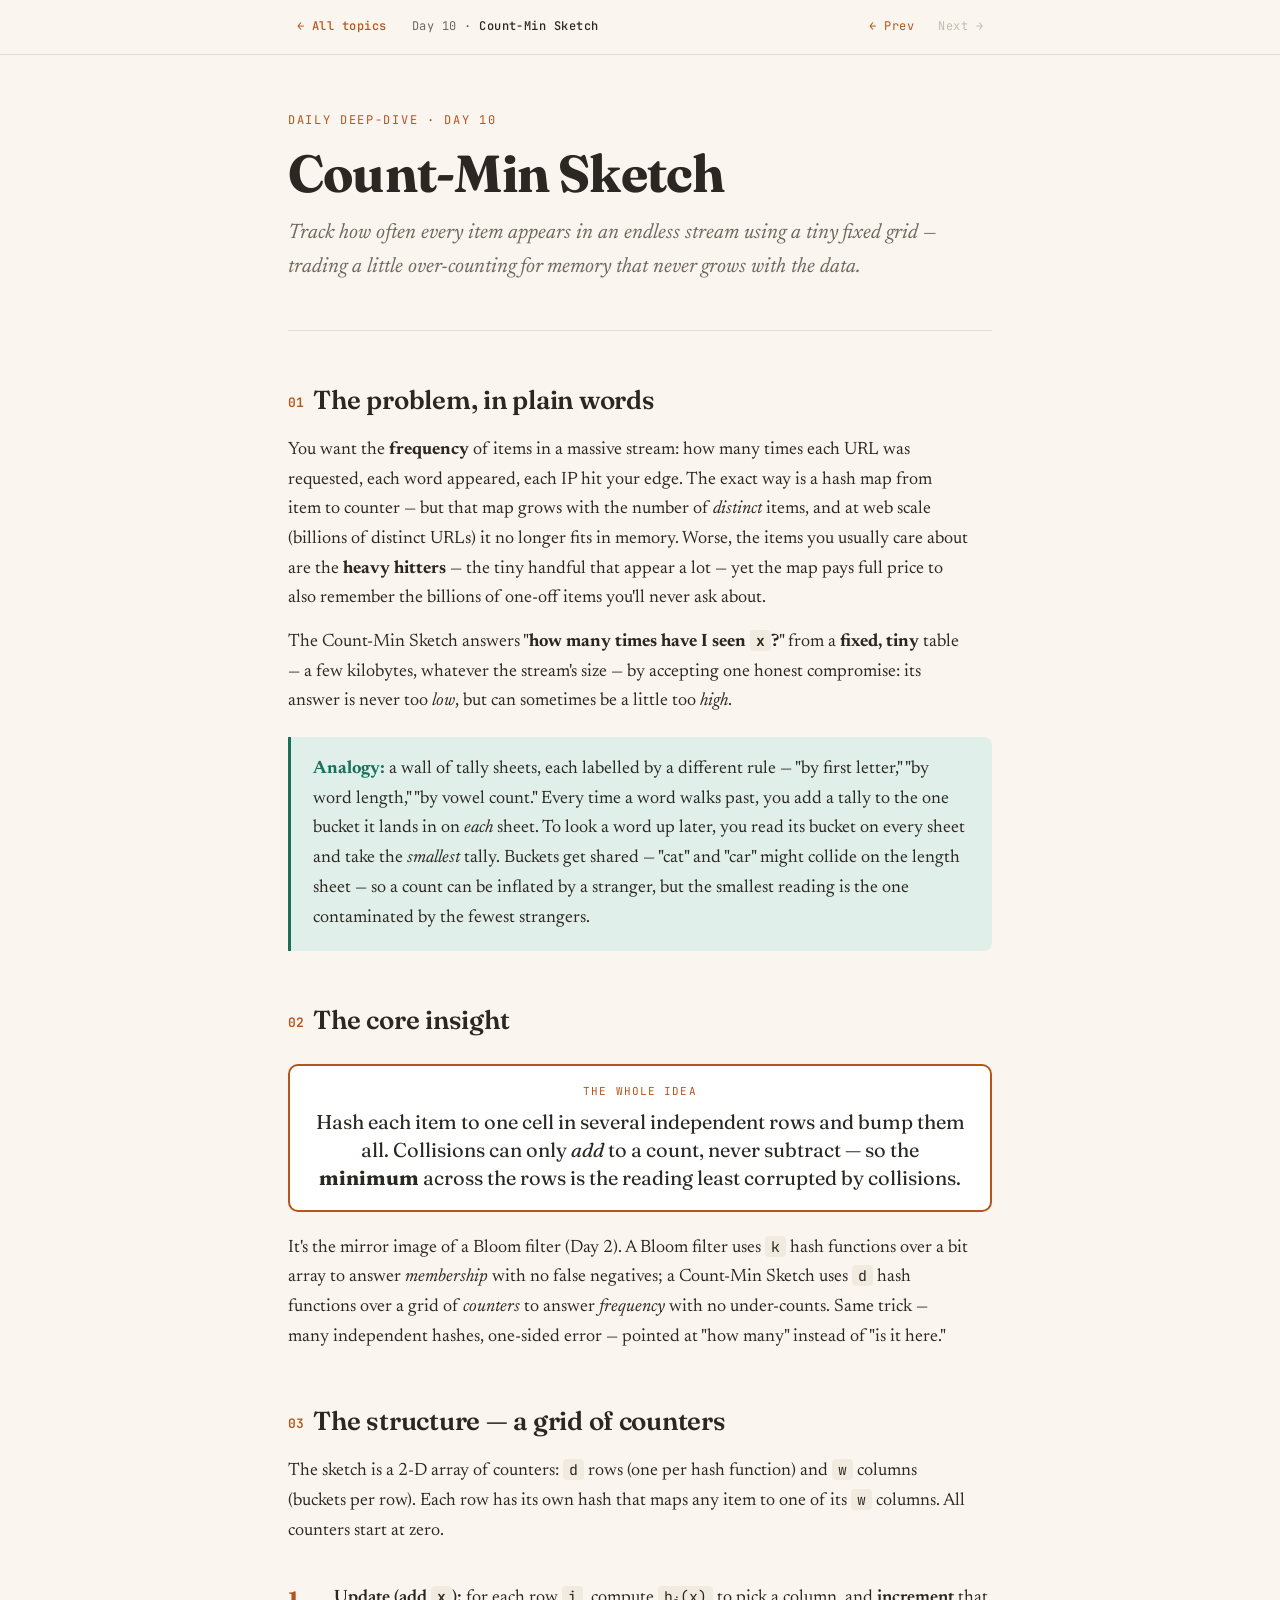
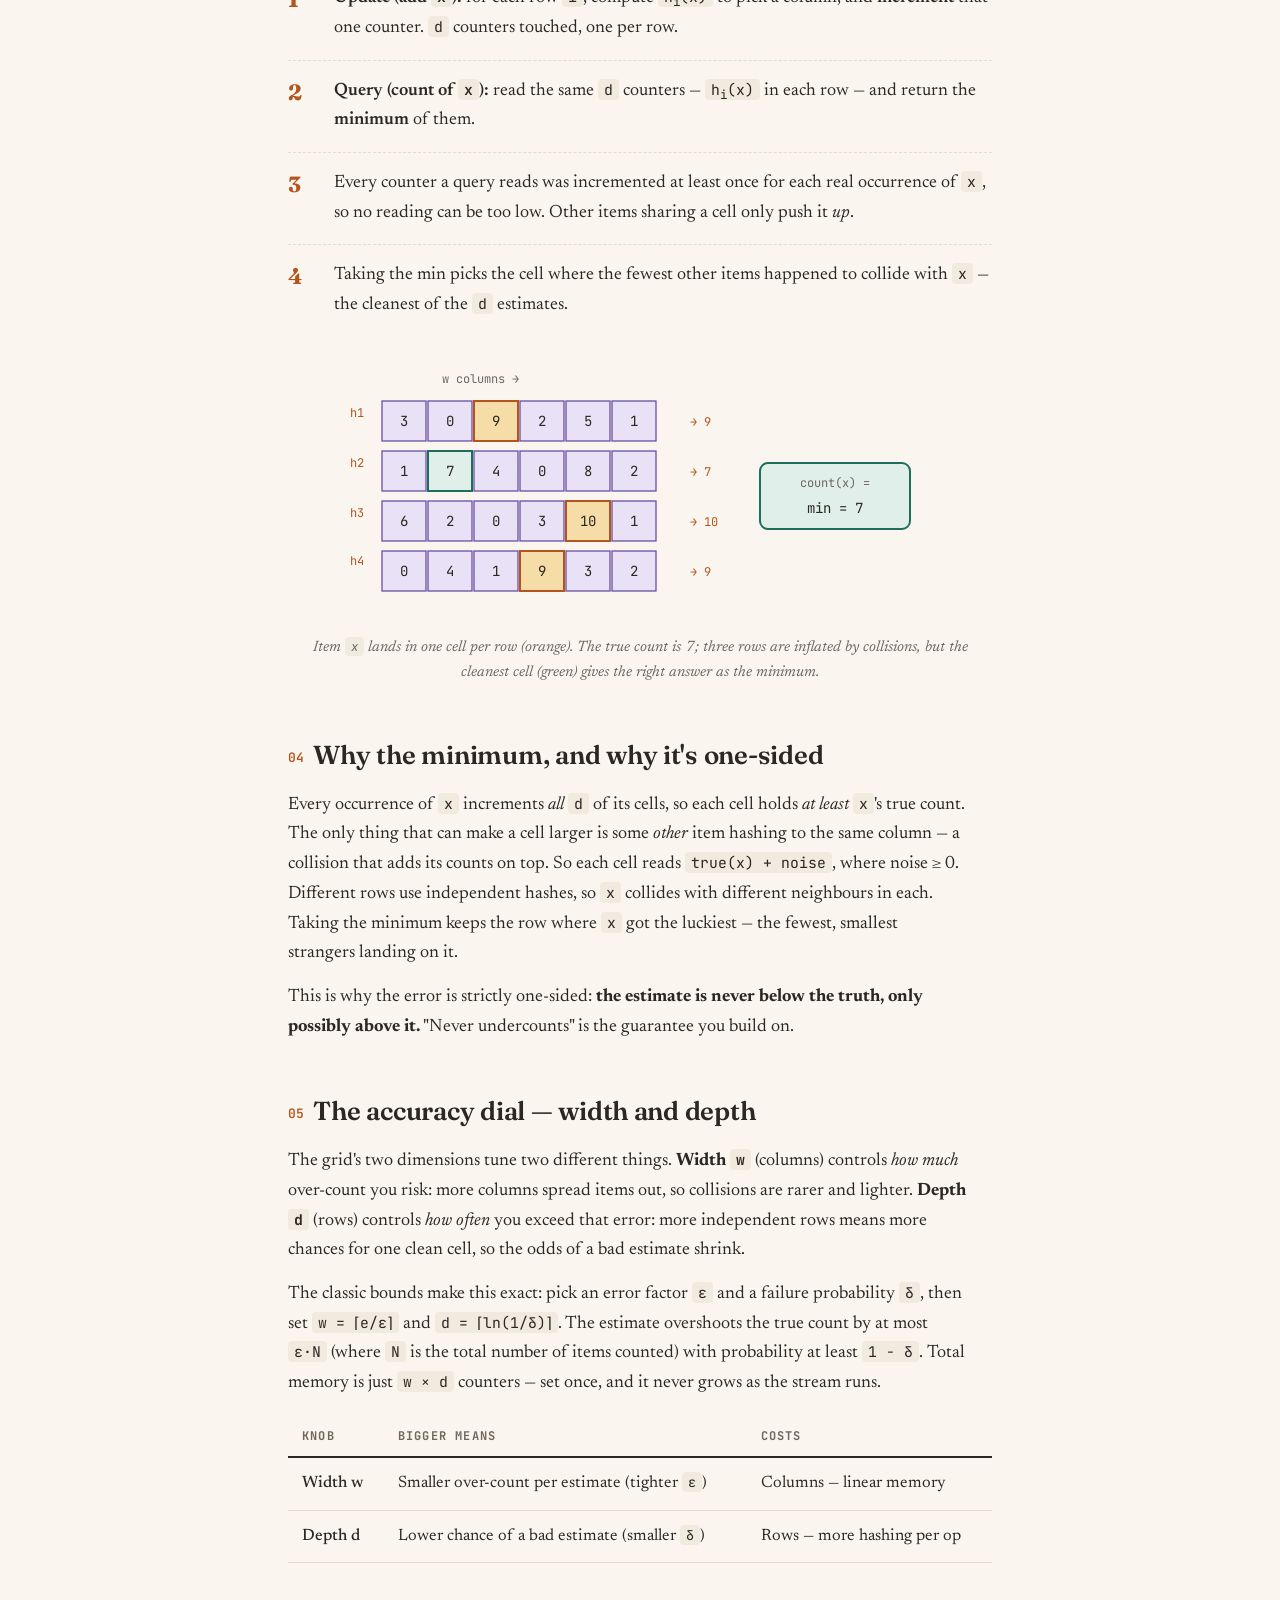
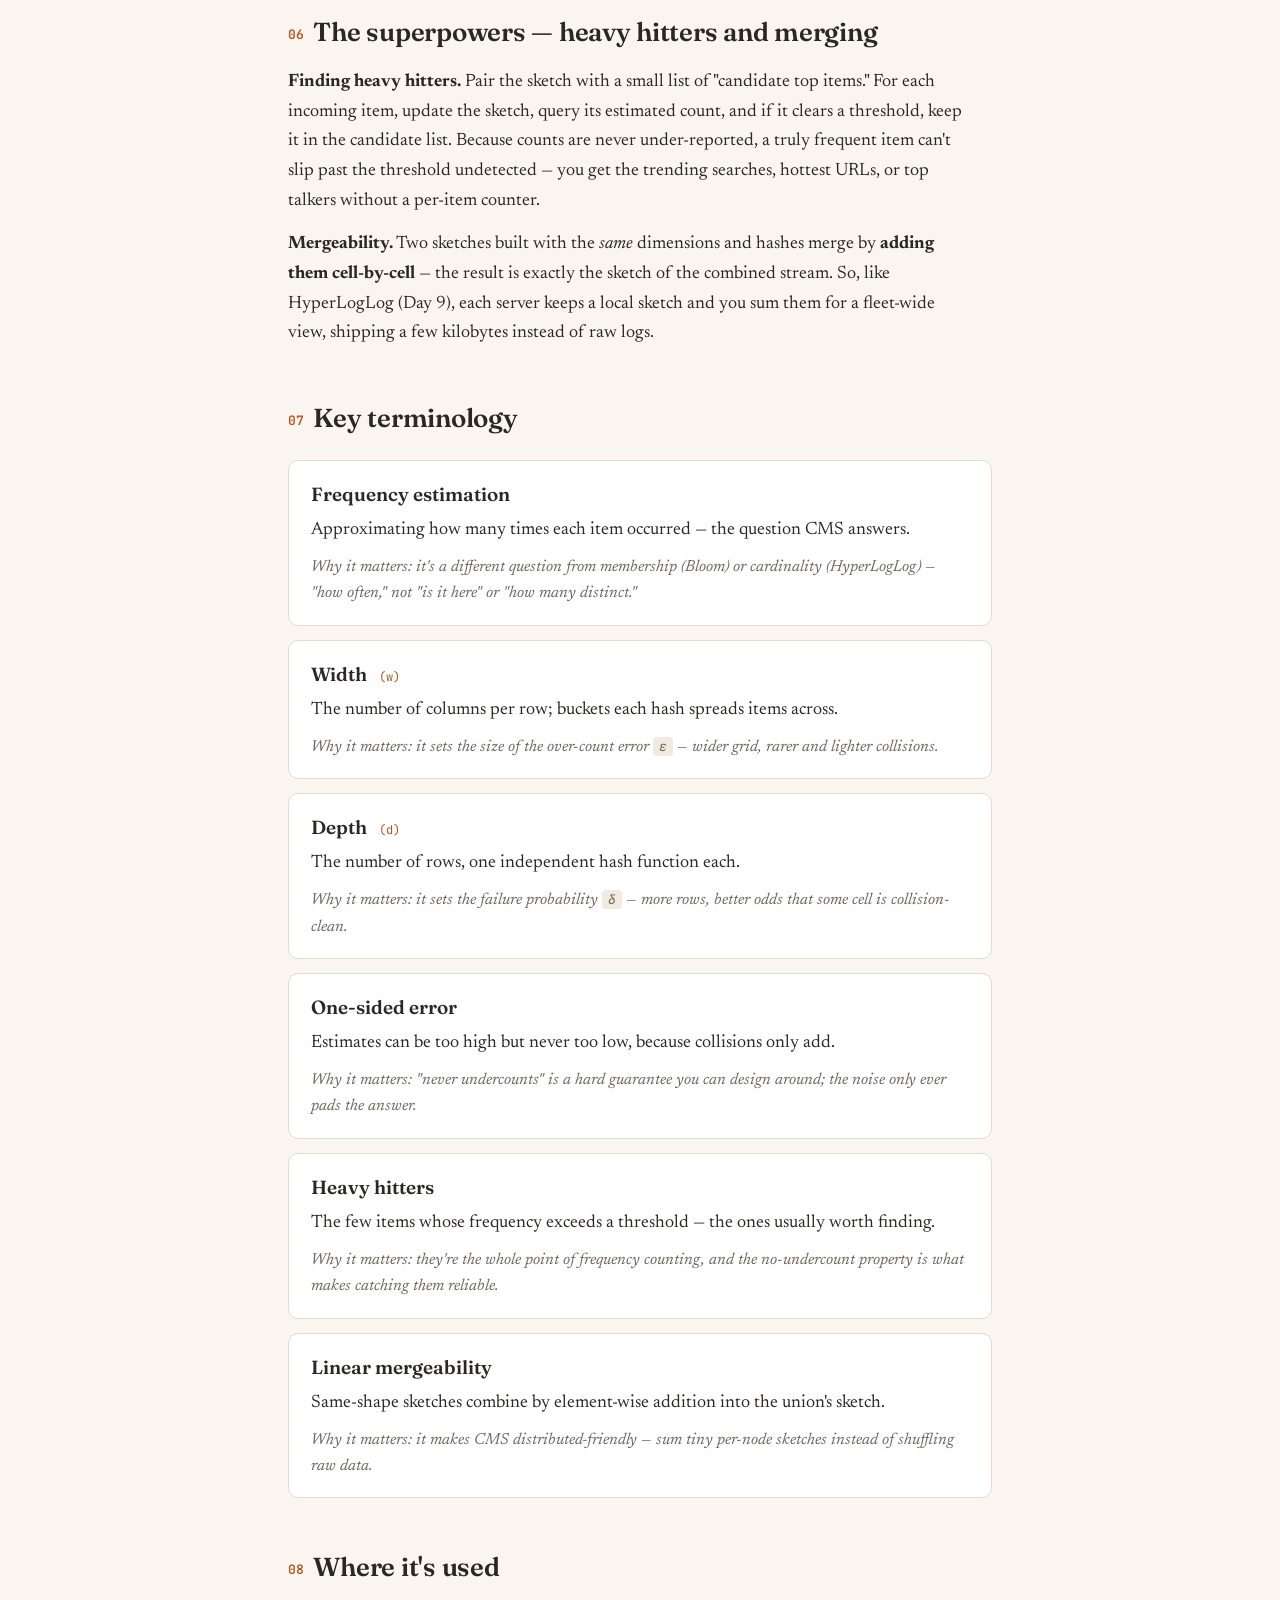
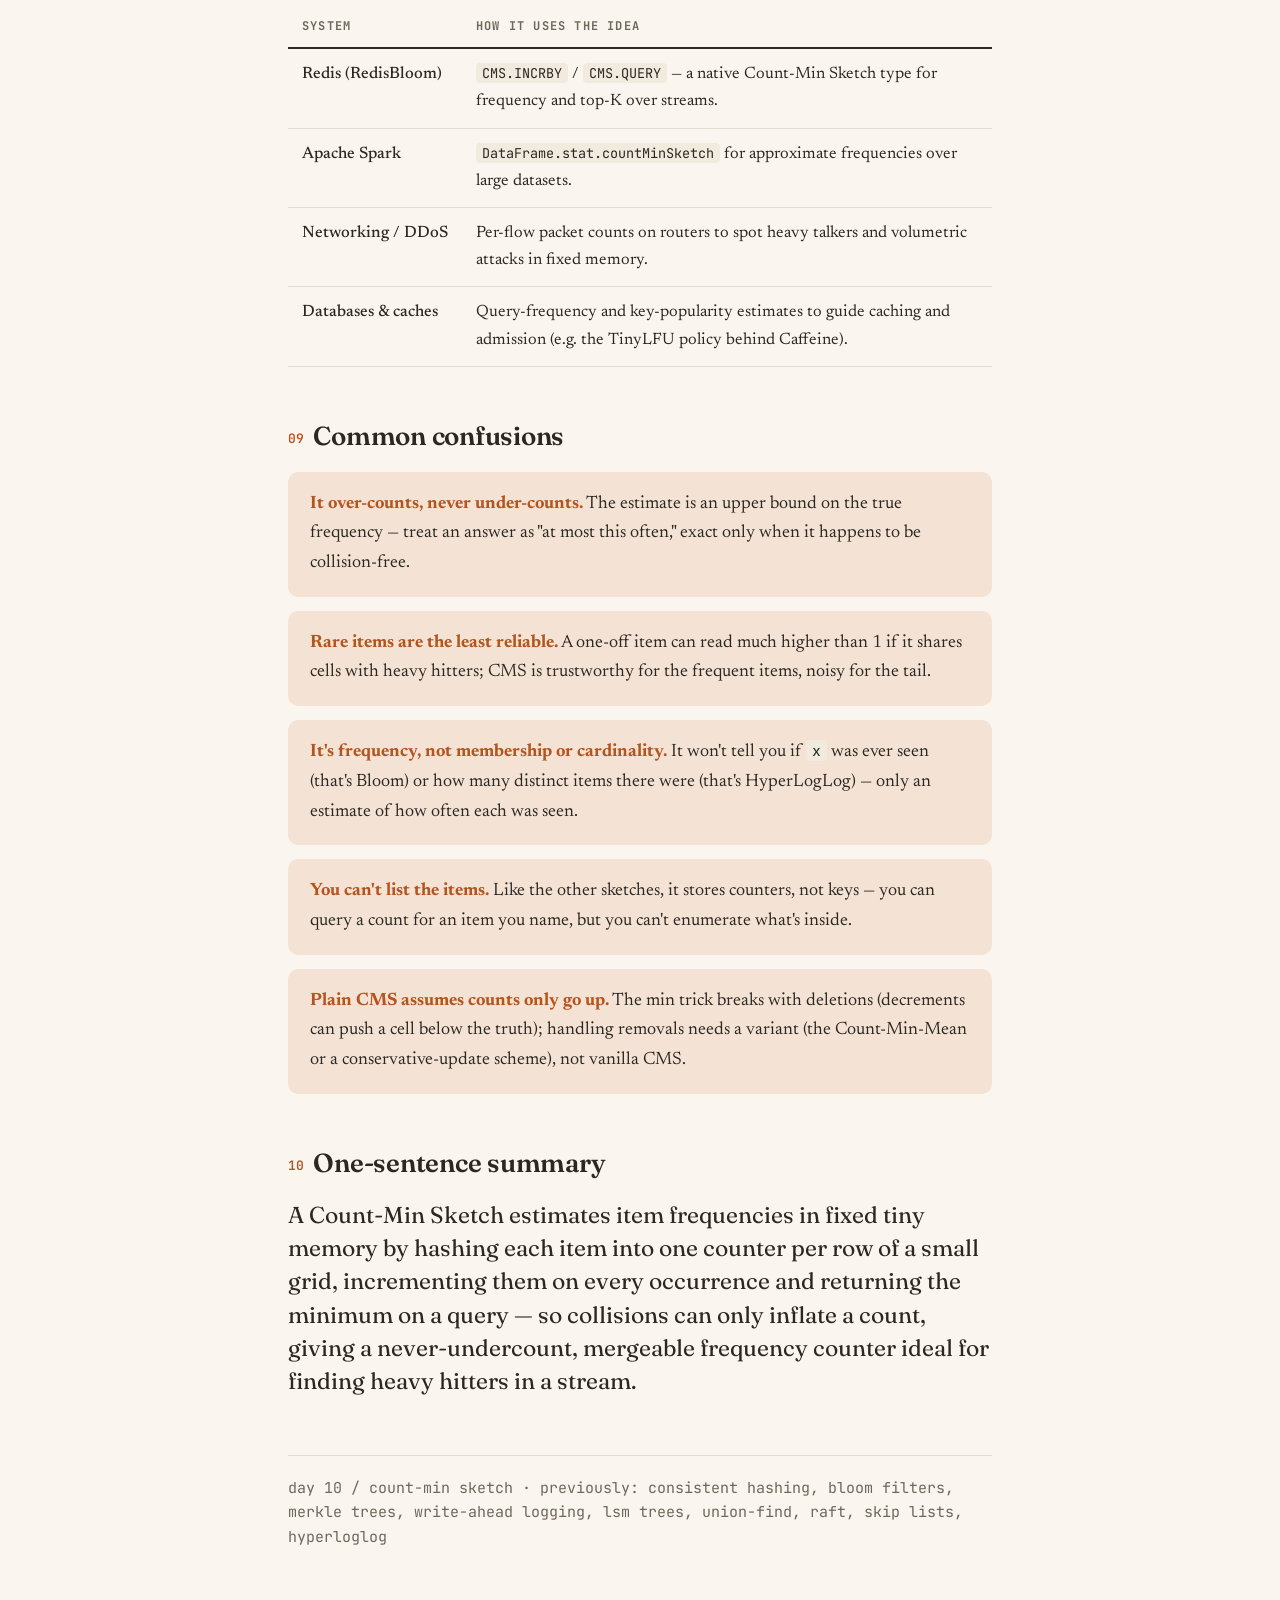
<file: 10-count-min-sketch.html>
<!DOCTYPE html>
<html lang="en">
<head>
<meta charset="UTF-8">
<meta name="viewport" content="width=device-width, initial-scale=1.0">
<!-- meta:start (generated by tools/sync-meta.js — edit assets/topics.js) -->
<meta name="description" content="Estimate how often each item appears in an endless stream from a tiny fixed grid of counters — collisions can only inflate a count, so it never under-reports.">
<link rel="canonical" href="https://eplisoncygni.github.io/byte-size-system-design/10-count-min-sketch.html">
<link rel="icon" type="image/svg+xml" href="assets/favicon.svg">
<meta name="theme-color" content="#faf6ef">
<meta property="og:type" content="article">
<meta property="og:site_name" content="Byte-Size System Design">
<meta property="og:title" content="Day 10 · Count-Min Sketch">
<meta property="og:description" content="Estimate how often each item appears in an endless stream from a tiny fixed grid of counters — collisions can only inflate a count, so it never under-reports.">
<meta property="og:url" content="https://eplisoncygni.github.io/byte-size-system-design/10-count-min-sketch.html">
<meta property="og:image" content="https://eplisoncygni.github.io/byte-size-system-design/assets/og/10-count-min-sketch.png">
<meta property="og:image:width" content="1200">
<meta property="og:image:height" content="630">
<meta property="og:image:alt" content="Day 10 · Count-Min Sketch">
<meta name="twitter:card" content="summary_large_image">
<!-- meta:end -->
<title>Day 10 · Count-Min Sketch</title>
<link rel="preconnect" href="https://fonts.googleapis.com">
<link rel="preconnect" href="https://fonts.gstatic.com" crossorigin>
<link href="https://fonts.googleapis.com/css2?family=Fraunces:opsz,wght@9..144,400;9..144,600;9..144,700&family=Newsreader:ital,opsz,wght@0,6..72,400;0,6..72,500;1,6..72,400&family=JetBrains+Mono:wght@400;500&display=swap" rel="stylesheet">
<link rel="stylesheet" href="assets/base.css">
<link rel="stylesheet" href="assets/nav.css">
<style>
  /* page-specific: count-min sketch */
  .insight {
    background: var(--card);
    border: 2px solid var(--accent);
    border-radius: 10px;
    padding: 18px 22px;
    margin: 22px 0;
    text-align: center;
    font-family: 'Fraunces', serif;
    font-size: 20px;
    line-height: 1.4;
  }
  .insight .small {
    display: block;
    font-family: 'JetBrains Mono', monospace;
    font-size: 11px;
    letter-spacing: 0.1em;
    text-transform: uppercase;
    color: var(--accent);
    margin-bottom: 8px;
  }
  /* count-min grid diagram */
  .cm-grid   { fill: #e9e1f5; stroke: #6a4fa3; stroke-width: 1.3; }
  .cm-hit    { fill: #f6dca6; stroke: #b4541e; stroke-width: 2; }
  .cm-min    { fill: #e0efe9; stroke: #1d6f5c; stroke-width: 2; }
  .cm-cell   { font-family: 'JetBrains Mono', monospace; font-size: 14px; fill: #2b2722; }
  .cm-lbl    { font-family: 'JetBrains Mono', monospace; font-size: 12px; fill: #6f675c; }
  .cm-hash   { font-family: 'JetBrains Mono', monospace; font-size: 12px; fill: #b4541e; }
  .cm-arrow  { stroke: #b4541e; stroke-width: 1.6; fill: none; }
</style>
</head>
<body>
<div class="page">

  <div class="kicker">Daily deep-dive · Day 10</div>
  <h1>Count-Min Sketch</h1>
  <p class="lede">Track how <em>often</em> every item appears in an endless stream using a tiny fixed grid — trading a little over-counting for memory that never grows with the data.</p>

  <hr class="divider">

  <h2><span class="num">01</span>The problem, in plain words</h2>
  <p>You want the <strong>frequency</strong> of items in a massive stream: how many times each URL was requested, each word appeared, each IP hit your edge. The exact way is a hash map from item to counter — but that map grows with the number of <em>distinct</em> items, and at web scale (billions of distinct URLs) it no longer fits in memory. Worse, the items you usually care about are the <strong>heavy hitters</strong> — the tiny handful that appear a lot — yet the map pays full price to also remember the billions of one-off items you'll never ask about.</p>
  <p>The Count-Min Sketch answers "<strong>how many times have I seen <code>x</code>?</strong>" from a <strong>fixed, tiny</strong> table — a few kilobytes, whatever the stream's size — by accepting one honest compromise: its answer is never too <em>low</em>, but can sometimes be a little too <em>high</em>.</p>
  <div class="analogy">
    <strong>Analogy:</strong> a wall of tally sheets, each labelled by a different rule — "by first letter," "by word length," "by vowel count." Every time a word walks past, you add a tally to the one bucket it lands in on <em>each</em> sheet. To look a word up later, you read its bucket on every sheet and take the <em>smallest</em> tally. Buckets get shared — "cat" and "car" might collide on the length sheet — so a count can be inflated by a stranger, but the smallest reading is the one contaminated by the fewest strangers.
  </div>

  <h2><span class="num">02</span>The core insight</h2>
  <div class="insight">
    <span class="small">the whole idea</span>
    Hash each item to one cell in several independent rows and bump them all. Collisions can only <em>add</em> to a count, never subtract — so the <strong>minimum</strong> across the rows is the reading least corrupted by collisions.
  </div>
  <p>It's the mirror image of a Bloom filter (Day 2). A Bloom filter uses <code>k</code> hash functions over a bit array to answer <em>membership</em> with no false negatives; a Count-Min Sketch uses <code>d</code> hash functions over a grid of <em>counters</em> to answer <em>frequency</em> with no under-counts. Same trick — many independent hashes, one-sided error — pointed at "how many" instead of "is it here."</p>

  <h2><span class="num">03</span>The structure — a grid of counters</h2>
  <p>The sketch is a 2-D array of counters: <code>d</code> rows (one per hash function) and <code>w</code> columns (buckets per row). Each row has its own hash that maps any item to one of its <code>w</code> columns. All counters start at zero.</p>
  <div class="steps">
    <div class="step"><div class="body"><strong>Update (add <code>x</code>):</strong> for each row <code>i</code>, compute <code>h<sub>i</sub>(x)</code> to pick a column, and <strong>increment</strong> that one counter. <code>d</code> counters touched, one per row.</div></div>
    <div class="step"><div class="body"><strong>Query (count of <code>x</code>):</strong> read the same <code>d</code> counters — <code>h<sub>i</sub>(x)</code> in each row — and return the <strong>minimum</strong> of them.</div></div>
    <div class="step"><div class="body">Every counter a query reads was incremented at least once for each real occurrence of <code>x</code>, so no reading can be too low. Other items sharing a cell only push it <em>up</em>.</div></div>
    <div class="step"><div class="body">Taking the min picks the cell where the fewest other items happened to collide with <code>x</code> — the cleanest of the <code>d</code> estimates.</div></div>
  </div>

  <figure>
    <svg width="620" height="250" viewBox="0 0 620 250" role="img" aria-label="A Count-Min Sketch: item x hashed into one cell per row, the minimum returned">
      <text class="cm-lbl" x="150" y="18" text-anchor="middle">w columns  →</text>
      <!-- row labels + hashes -->
      <text class="cm-hash" x="20" y="52"  >h1</text>
      <text class="cm-hash" x="20" y="102" >h2</text>
      <text class="cm-hash" x="20" y="152" >h3</text>
      <text class="cm-hash" x="20" y="200" >h4</text>

      <!-- grid: 4 rows x 6 cols, cell 44 wide starting x=52, rows y=36,86,136,186 height 40 -->
      <!-- row 1 -->
      <g>
        <rect class="cm-grid" x="52"  y="36" width="44" height="40"/><text class="cm-cell" x="74"  y="61" text-anchor="middle">3</text>
        <rect class="cm-grid" x="98"  y="36" width="44" height="40"/><text class="cm-cell" x="120" y="61" text-anchor="middle">0</text>
        <rect class="cm-hit"  x="144" y="36" width="44" height="40"/><text class="cm-cell" x="166" y="61" text-anchor="middle">9</text>
        <rect class="cm-grid" x="190" y="36" width="44" height="40"/><text class="cm-cell" x="212" y="61" text-anchor="middle">2</text>
        <rect class="cm-grid" x="236" y="36" width="44" height="40"/><text class="cm-cell" x="258" y="61" text-anchor="middle">5</text>
        <rect class="cm-grid" x="282" y="36" width="44" height="40"/><text class="cm-cell" x="304" y="61" text-anchor="middle">1</text>
      </g>
      <!-- row 2 -->
      <g>
        <rect class="cm-grid" x="52"  y="86" width="44" height="40"/><text class="cm-cell" x="74"  y="111" text-anchor="middle">1</text>
        <rect class="cm-min"  x="98"  y="86" width="44" height="40"/><text class="cm-cell" x="120" y="111" text-anchor="middle">7</text>
        <rect class="cm-grid" x="144" y="86" width="44" height="40"/><text class="cm-cell" x="166" y="111" text-anchor="middle">4</text>
        <rect class="cm-grid" x="190" y="86" width="44" height="40"/><text class="cm-cell" x="212" y="111" text-anchor="middle">0</text>
        <rect class="cm-grid" x="236" y="86" width="44" height="40"/><text class="cm-cell" x="258" y="111" text-anchor="middle">8</text>
        <rect class="cm-grid" x="282" y="86" width="44" height="40"/><text class="cm-cell" x="304" y="111" text-anchor="middle">2</text>
      </g>
      <!-- row 3 -->
      <g>
        <rect class="cm-grid" x="52"  y="136" width="44" height="40"/><text class="cm-cell" x="74"  y="161" text-anchor="middle">6</text>
        <rect class="cm-grid" x="98"  y="136" width="44" height="40"/><text class="cm-cell" x="120" y="161" text-anchor="middle">2</text>
        <rect class="cm-grid" x="144" y="136" width="44" height="40"/><text class="cm-cell" x="166" y="161" text-anchor="middle">0</text>
        <rect class="cm-grid" x="190" y="136" width="44" height="40"/><text class="cm-cell" x="212" y="161" text-anchor="middle">3</text>
        <rect class="cm-hit"  x="236" y="136" width="44" height="40"/><text class="cm-cell" x="258" y="161" text-anchor="middle">10</text>
        <rect class="cm-grid" x="282" y="136" width="44" height="40"/><text class="cm-cell" x="304" y="161" text-anchor="middle">1</text>
      </g>
      <!-- row 4 -->
      <g>
        <rect class="cm-grid" x="52"  y="186" width="44" height="40"/><text class="cm-cell" x="74"  y="211" text-anchor="middle">0</text>
        <rect class="cm-grid" x="98"  y="186" width="44" height="40"/><text class="cm-cell" x="120" y="211" text-anchor="middle">4</text>
        <rect class="cm-grid" x="144" y="186" width="44" height="40"/><text class="cm-cell" x="166" y="211" text-anchor="middle">1</text>
        <rect class="cm-hit"  x="190" y="186" width="44" height="40"/><text class="cm-cell" x="212" y="211" text-anchor="middle">9</text>
        <rect class="cm-grid" x="236" y="186" width="44" height="40"/><text class="cm-cell" x="258" y="211" text-anchor="middle">3</text>
        <rect class="cm-grid" x="282" y="186" width="44" height="40"/><text class="cm-cell" x="304" y="211" text-anchor="middle">2</text>
      </g>

      <!-- read-out -->
      <text class="cm-hash" x="360" y="61"  >→ 9</text>
      <text class="cm-hash" x="360" y="111" >→ 7</text>
      <text class="cm-hash" x="360" y="161" >→ 10</text>
      <text class="cm-hash" x="360" y="211" >→ 9</text>
      <rect class="cm-min" x="430" y="98" width="150" height="66" rx="8"/>
      <text class="cm-lbl"  x="505" y="122" text-anchor="middle">count(x) =</text>
      <text class="cm-cell" x="505" y="148" text-anchor="middle" font-size="20">min = 7</text>
    </svg>
    <figcaption>Item <code>x</code> lands in one cell per row (orange). The true count is 7; three rows are inflated by collisions, but the cleanest cell (green) gives the right answer as the minimum.</figcaption>
  </figure>

  <h2><span class="num">04</span>Why the minimum, and why it's one-sided</h2>
  <p>Every occurrence of <code>x</code> increments <em>all</em> <code>d</code> of its cells, so each cell holds <em>at least</em> <code>x</code>'s true count. The only thing that can make a cell larger is some <em>other</em> item hashing to the same column — a collision that adds its counts on top. So each cell reads <code>true(x) + noise</code>, where noise ≥ 0. Different rows use independent hashes, so <code>x</code> collides with different neighbours in each. Taking the minimum keeps the row where <code>x</code> got the luckiest — the fewest, smallest strangers landing on it.</p>
  <p>This is why the error is strictly one-sided: <strong>the estimate is never below the truth, only possibly above it.</strong> "Never undercounts" is the guarantee you build on.</p>

  <h2><span class="num">05</span>The accuracy dial — width and depth</h2>
  <p>The grid's two dimensions tune two different things. <strong>Width <code>w</code></strong> (columns) controls <em>how much</em> over-count you risk: more columns spread items out, so collisions are rarer and lighter. <strong>Depth <code>d</code></strong> (rows) controls <em>how often</em> you exceed that error: more independent rows means more chances for one clean cell, so the odds of a bad estimate shrink.</p>
  <p>The classic bounds make this exact: pick an error factor <code>ε</code> and a failure probability <code>δ</code>, then set <code>w = ⌈e/ε⌉</code> and <code>d = ⌈ln(1/δ)⌉</code>. The estimate overshoots the true count by at most <code>ε·N</code> (where <code>N</code> is the total number of items counted) with probability at least <code>1 − δ</code>. Total memory is just <code>w × d</code> counters — set once, and it never grows as the stream runs.</p>
  <table>
    <tr><th>Knob</th><th>Bigger means</th><th>Costs</th></tr>
    <tr><td>Width w</td><td>Smaller over-count per estimate (tighter <code>ε</code>)</td><td>Columns — linear memory</td></tr>
    <tr><td>Depth d</td><td>Lower chance of a bad estimate (smaller <code>δ</code>)</td><td>Rows — more hashing per op</td></tr>
  </table>

  <h2><span class="num">06</span>The superpowers — heavy hitters and merging</h2>
  <p><strong>Finding heavy hitters.</strong> Pair the sketch with a small list of "candidate top items." For each incoming item, update the sketch, query its estimated count, and if it clears a threshold, keep it in the candidate list. Because counts are never under-reported, a truly frequent item can't slip past the threshold undetected — you get the trending searches, hottest URLs, or top talkers without a per-item counter.</p>
  <p><strong>Mergeability.</strong> Two sketches built with the <em>same</em> dimensions and hashes merge by <strong>adding them cell-by-cell</strong> — the result is exactly the sketch of the combined stream. So, like HyperLogLog (Day 9), each server keeps a local sketch and you sum them for a fleet-wide view, shipping a few kilobytes instead of raw logs.</p>

  <h2><span class="num">07</span>Key terminology</h2>
  <dl class="term-grid">
    <div class="term">
      <dt>Frequency estimation</dt>
      <dd>Approximating how many times each item occurred — the question CMS answers.
      <span class="so-what">Why it matters: it's a different question from membership (Bloom) or cardinality (HyperLogLog) — "how often," not "is it here" or "how many distinct."</span></dd>
    </div>
    <div class="term">
      <dt>Width <span class="pron">(w)</span></dt>
      <dd>The number of columns per row; buckets each hash spreads items across.
      <span class="so-what">Why it matters: it sets the size of the over-count error <code>ε</code> — wider grid, rarer and lighter collisions.</span></dd>
    </div>
    <div class="term">
      <dt>Depth <span class="pron">(d)</span></dt>
      <dd>The number of rows, one independent hash function each.
      <span class="so-what">Why it matters: it sets the failure probability <code>δ</code> — more rows, better odds that some cell is collision-clean.</span></dd>
    </div>
    <div class="term">
      <dt>One-sided error</dt>
      <dd>Estimates can be too high but never too low, because collisions only add.
      <span class="so-what">Why it matters: "never undercounts" is a hard guarantee you can design around; the noise only ever pads the answer.</span></dd>
    </div>
    <div class="term">
      <dt>Heavy hitters</dt>
      <dd>The few items whose frequency exceeds a threshold — the ones usually worth finding.
      <span class="so-what">Why it matters: they're the whole point of frequency counting, and the no-undercount property is what makes catching them reliable.</span></dd>
    </div>
    <div class="term">
      <dt>Linear mergeability</dt>
      <dd>Same-shape sketches combine by element-wise addition into the union's sketch.
      <span class="so-what">Why it matters: it makes CMS distributed-friendly — sum tiny per-node sketches instead of shuffling raw data.</span></dd>
    </div>
  </dl>

  <h2><span class="num">08</span>Where it's used</h2>
  <table>
    <tr><th>System</th><th>How it uses the idea</th></tr>
    <tr><td>Redis (RedisBloom)</td><td><code>CMS.INCRBY</code> / <code>CMS.QUERY</code> — a native Count-Min Sketch type for frequency and top-K over streams.</td></tr>
    <tr><td>Apache Spark</td><td><code>DataFrame.stat.countMinSketch</code> for approximate frequencies over large datasets.</td></tr>
    <tr><td>Networking / DDoS</td><td>Per-flow packet counts on routers to spot heavy talkers and volumetric attacks in fixed memory.</td></tr>
    <tr><td>Databases &amp; caches</td><td>Query-frequency and key-popularity estimates to guide caching and admission (e.g. the TinyLFU policy behind Caffeine).</td></tr>
  </table>

  <h2><span class="num">09</span>Common confusions</h2>
  <div class="pitfall"><strong>It over-counts, never under-counts.</strong> The estimate is an upper bound on the true frequency — treat an answer as "at most this often," exact only when it happens to be collision-free.</div>
  <div class="pitfall"><strong>Rare items are the least reliable.</strong> A one-off item can read much higher than 1 if it shares cells with heavy hitters; CMS is trustworthy for the frequent items, noisy for the tail.</div>
  <div class="pitfall"><strong>It's frequency, not membership or cardinality.</strong> It won't tell you if <code>x</code> was ever seen (that's Bloom) or how many distinct items there were (that's HyperLogLog) — only an estimate of how often each was seen.</div>
  <div class="pitfall"><strong>You can't list the items.</strong> Like the other sketches, it stores counters, not keys — you can query a count for an item you name, but you can't enumerate what's inside.</div>
  <div class="pitfall"><strong>Plain CMS assumes counts only go up.</strong> The min trick breaks with deletions (decrements can push a cell below the truth); handling removals needs a variant (the Count-Min-Mean or a conservative-update scheme), not vanilla CMS.</div>

  <h2><span class="num">10</span>One-sentence summary</h2>
  <p style="font-family:'Fraunces',serif; font-size:23px; line-height:1.45;">A Count-Min Sketch estimates item frequencies in fixed tiny memory by hashing each item into one counter per row of a small grid, incrementing them on every occurrence and returning the minimum on a query — so collisions can only inflate a count, giving a never-undercount, mergeable frequency counter ideal for finding heavy hitters in a stream.</p>

  <div class="footer-note">day 10 / count-min sketch · previously: consistent hashing, bloom filters, merkle trees, write-ahead logging, lsm trees, union-find, raft, skip lists, hyperloglog</div>

</div>
<script src="assets/topics.js"></script>
<script src="assets/nav.js"></script>
</body>
</html>
</file>
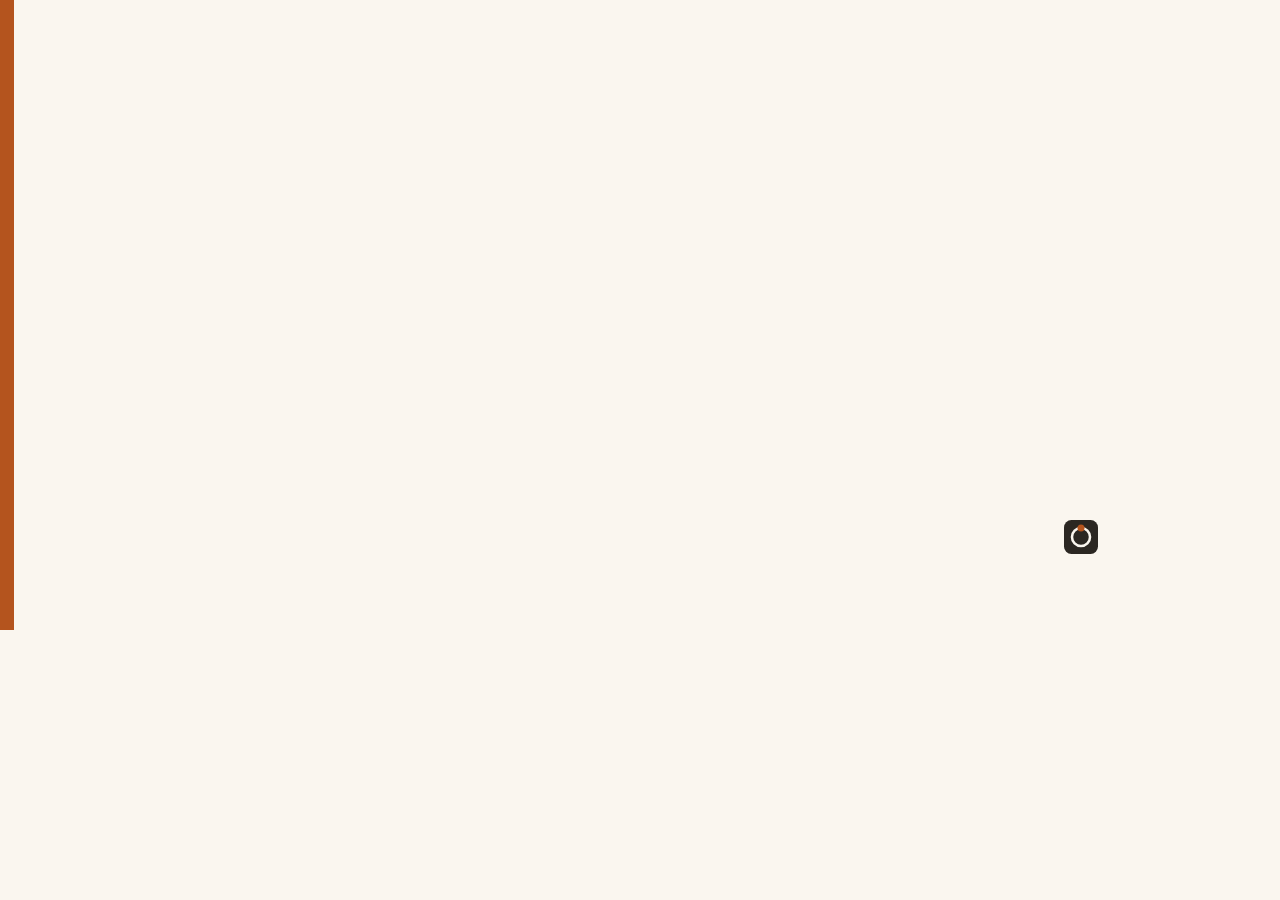
<file: tools/og-card.html>
<!DOCTYPE html>
<html lang="en">
<head>
<meta charset="UTF-8">
<title>OG card template</title>
<link rel="preconnect" href="https://fonts.googleapis.com">
<link rel="preconnect" href="https://fonts.gstatic.com" crossorigin>
<link href="https://fonts.googleapis.com/css2?family=Fraunces:opsz,wght@9..144,600;9..144,700&family=Newsreader:ital,opsz,wght@1,6..72,400&family=JetBrains+Mono:wght@500&display=swap" rel="stylesheet">
<style>
  * { margin: 0; padding: 0; box-sizing: border-box; }
  html, body { width: 1200px; height: 630px; }
  body {
    background: #faf6ef;
    color: #2b2722;
    display: flex;
    flex-direction: column;
    justify-content: center;
    padding: 84px 96px;
    position: relative;
    overflow: hidden;
  }
  /* thin accent rule down the left edge */
  body::before {
    content: "";
    position: absolute;
    left: 0; top: 0; bottom: 0;
    width: 14px;
    background: #b4541e;
  }
  .kicker {
    font-family: 'JetBrains Mono', monospace;
    font-size: 22px;
    letter-spacing: 0.16em;
    text-transform: uppercase;
    color: #b4541e;
    margin-bottom: 26px;
  }
  h1 {
    font-family: 'Fraunces', Georgia, serif;
    font-weight: 700;
    font-size: 92px;
    line-height: 1.03;
    letter-spacing: -0.02em;
    margin-bottom: 30px;
  }
  h1.long { font-size: 74px; }
  .blurb {
    font-family: 'Newsreader', Georgia, serif;
    font-style: italic;
    font-size: 30px;
    line-height: 1.45;
    color: #6f675c;
    max-width: 46ch;
  }
  .mark {
    position: absolute;
    right: 88px;
    bottom: 76px;
    display: flex;
    align-items: center;
    gap: 14px;
    font-family: 'JetBrains Mono', monospace;
    font-size: 19px;
    letter-spacing: 0.08em;
    color: #6f675c;
  }
</style>
</head>
<body>
  <div class="kicker" id="kicker"></div>
  <h1 id="title"></h1>
  <p class="blurb" id="blurb"></p>
  <div class="mark">
    <svg width="34" height="34" viewBox="0 0 32 32" aria-hidden="true">
      <rect width="32" height="32" rx="7" fill="#2b2722"/>
      <circle cx="16" cy="16" r="8.5" fill="none" stroke="#faf6ef" stroke-width="2.4"/>
      <circle cx="16" cy="7.5" r="3.3" fill="#b4541e"/>
    </svg>
    <span id="mark-text"></span>
  </div>
<script>
  var q = new URLSearchParams(location.search);
  var kicker = q.get("kicker") || "";
  var title = q.get("title") || "";
  var blurb = q.get("blurb") || "";
  document.getElementById("kicker").textContent = kicker;
  var h = document.getElementById("title");
  h.textContent = title;
  if (title.length > 18) h.className = "long";
  document.getElementById("blurb").textContent = blurb;
  document.getElementById("mark-text").textContent = q.get("mark") || "";
</script>
</body>
</html>
</file>
<file: assets/base.css>
/* Shared base styles for every deep-dive doc.
   Page-specific rules (diagrams, one-off cards) stay inline in each doc. */
/* The one palette for the whole site. nav.css reads these too, so this
   block is the only place a colour is defined. */
:root {
    --paper: #faf6ef;
    --ink: #2b2722;
    --muted: #6f675c;
    --line: #e3dccf;
    --accent: #b4541e;
    --accent-soft: #f4e3d4;
    --teal: #1d6f5c;
    --teal-soft: #e0efe9;
    --card: #ffffff;
    --code-bg: #f1ebdf;
    --disabled: #c4bcae;
    /* translucent paper, for the sticky nav sitting over scrolling text */
    --paper-veil: rgba(250, 246, 239, 0.86);
    --accent-shadow: rgba(180, 84, 30, 0.08);
  }
  * { margin: 0; padding: 0; box-sizing: border-box; }
  body {
    background: var(--paper);
    color: var(--ink);
    font-family: 'Newsreader', Georgia, serif;
    font-size: 18px;
    line-height: 1.65;
  }
  .page { max-width: 760px; margin: 0 auto; padding: 56px 28px 96px; }

  .kicker {
    font-family: 'JetBrains Mono', monospace;
    font-size: 12px;
    letter-spacing: 0.14em;
    text-transform: uppercase;
    color: var(--accent);
    margin-bottom: 14px;
  }
  h1 {
    font-family: 'Fraunces', serif;
    font-size: clamp(34px, 6vw, 52px);
    font-weight: 700;
    line-height: 1.08;
    letter-spacing: -0.015em;
    margin-bottom: 16px;
  }
  .lede { font-size: 21px; color: var(--muted); font-style: italic; max-width: 60ch; }

  .divider { border: none; border-top: 1px solid var(--line); margin: 44px 0; }

  h2 {
    font-family: 'Fraunces', serif;
    font-size: 26px;
    font-weight: 600;
    margin: 48px 0 14px;
    letter-spacing: -0.01em;
  }
  h2 .num {
    font-family: 'JetBrains Mono', monospace;
    font-size: 13px;
    color: var(--accent);
    vertical-align: middle;
    margin-right: 10px;
  }
  p { margin-bottom: 14px; max-width: 68ch; }
  code {
    font-family: 'JetBrains Mono', monospace;
    font-size: 0.82em;
    background: var(--code-bg);
    padding: 1px 6px;
    border-radius: 4px;
  }

  .analogy {
    background: var(--teal-soft);
    border-left: 3px solid var(--teal);
    padding: 18px 22px;
    margin: 20px 0 26px;
    border-radius: 0 8px 8px 0;
  }
  .analogy strong { color: var(--teal); }

  .term-grid { display: grid; grid-template-columns: 1fr; gap: 14px; margin: 20px 0; }
  .term {
    background: var(--card);
    border: 1px solid var(--line);
    border-radius: 10px;
    padding: 18px 22px;
  }
  .term dt {
    font-family: 'Fraunces', serif;
    font-weight: 600;
    font-size: 19px;
    margin-bottom: 6px;
  }
  .term dt .pron {
    font-family: 'JetBrains Mono', monospace;
    font-weight: 400;
    font-size: 12px;
    color: var(--accent);
    margin-left: 8px;
  }
  .term dd { color: var(--ink); }
  .term dd .so-what {
    display: block;
    margin-top: 8px;
    font-style: italic;
    color: var(--muted);
    font-size: 16px;
  }

  .steps { counter-reset: step; margin: 22px 0; }
  .step {
    display: flex;
    gap: 18px;
    padding: 16px 0;
    border-bottom: 1px dashed var(--line);
  }
  .step:last-child { border-bottom: none; }
  .step::before {
    counter-increment: step;
    content: counter(step);
    font-family: 'Fraunces', serif;
    font-weight: 700;
    font-size: 22px;
    color: var(--accent);
    flex: 0 0 28px;
    line-height: 1.4;
  }
  .step .body strong { font-weight: 600; }

  figure { margin: 28px 0; text-align: center; }
  /* Diagrams are authored at a fixed width but all carry a viewBox, so
     letting them scale keeps every SVG inside the column on phones. */
  figure svg { max-width: 100%; height: auto; }
  figcaption {
    font-size: 15px;
    color: var(--muted);
    font-style: italic;
    margin-top: 10px;
  }

  table { width: 100%; border-collapse: collapse; margin: 18px 0; font-size: 16.5px; }
  th {
    font-family: 'JetBrains Mono', monospace;
    font-size: 12px;
    letter-spacing: 0.1em;
    text-transform: uppercase;
    text-align: left;
    color: var(--muted);
    padding: 10px 14px;
    border-bottom: 2px solid var(--ink);
  }
  td { padding: 12px 14px; border-bottom: 1px solid var(--line); vertical-align: top; }
  td:first-child { font-weight: 500; white-space: nowrap; }

  .pitfall {
    background: var(--accent-soft);
    border-radius: 10px;
    padding: 18px 22px;
    margin: 14px 0;
  }
  .pitfall strong { color: var(--accent); }

  .footer-note {
    margin-top: 56px;
    padding-top: 20px;
    border-top: 1px solid var(--line);
    font-size: 15px;
    color: var(--muted);
    font-family: 'JetBrains Mono', monospace;
  }

/* Shared flow-diagram styles (used by the WAL & LSM write-path SVGs).
   Harmless on pages without those SVG elements. */
.d-box   { fill: #ffffff; stroke: #9aa39a; }
.d-log   { fill: #f6dca6; stroke: #b4541e; }
.d-data  { fill: #e9e1f5; stroke: #6a4fa3; }
.d-mem   { fill: #e0efe9; stroke: #1d6f5c; }
.d-label { font-family: 'JetBrains Mono', monospace; font-size: 13px; fill: #2b2722; }
.d-small { font-family: 'JetBrains Mono', monospace; font-size: 11px; fill: #6f675c; }
.d-arrow { stroke: #b4541e; stroke-width: 2; fill: none; }
.d-arrow-soft { stroke: #9aa39a; stroke-width: 1.5; fill: none; stroke-dasharray: 5 4; }
</file>
<file: assets/nav.css>
/* ── Shared navigation, matched to the deep-dive doc palette ──
   Loaded by every page. Edit here to restyle nav across the whole site.

   Colours come from the :root tokens in base.css - this file defines
   none of its own, so there is exactly one palette to change. Custom
   properties resolve at computed-value time, so the load order of the
   two stylesheets does not matter, but base.css must be present. */

/* Top strip on each doc — sits above the .page content */
.site-nav {
  position: sticky;
  top: 0;
  z-index: 50;
  background: var(--paper-veil);
  backdrop-filter: saturate(1.2) blur(8px);
  -webkit-backdrop-filter: saturate(1.2) blur(8px);
  border-bottom: 1px solid var(--line);
}
.site-nav__inner {
  max-width: 760px;
  margin: 0 auto;
  padding: 12px 28px;
  display: flex;
  align-items: center;
  gap: 16px;
  font-family: 'JetBrains Mono', monospace;
  font-size: 12px;
  letter-spacing: 0.04em;
}
.site-nav a {
  color: var(--accent);
  text-decoration: none;
  white-space: nowrap;
  border-radius: 6px;
  padding: 5px 9px;
  transition: background 0.15s ease, color 0.15s ease;
}
.site-nav a:hover { background: var(--accent-soft); }
.site-nav a:focus-visible {
  outline: 2px solid var(--accent);
  outline-offset: 2px;
}
.site-nav__home { font-weight: 500; }
.site-nav__here {
  color: var(--muted);
  overflow: hidden;
  text-overflow: ellipsis;
  white-space: nowrap;
  flex: 1 1 auto;
  min-width: 0;
}
.site-nav__here b { color: var(--ink); font-weight: 500; }
.site-nav__seq { display: flex; gap: 6px; flex: 0 0 auto; }
.site-nav__seq a[aria-disabled="true"] {
  color: var(--disabled);
  pointer-events: none;
}

@media (max-width: 560px) {
  .site-nav__here { display: none; }        /* keep the strip clean on phones */
  .site-nav__inner { padding: 10px 20px; }
}

/* ── Index / hub page ── */
.hub { max-width: 760px; margin: 0 auto; padding: 64px 28px 96px; }
.hub__kicker {
  font-family: 'JetBrains Mono', monospace;
  font-size: 12px; letter-spacing: 0.14em; text-transform: uppercase;
  color: var(--accent); margin-bottom: 14px;
}
.hub h1 {
  font-family: 'Fraunces', serif;
  font-size: clamp(34px, 6vw, 52px); font-weight: 700;
  line-height: 1.08; letter-spacing: -0.015em; margin-bottom: 16px;
}
.hub__lede {
  font-family: 'Newsreader', Georgia, serif;
  font-size: 21px; color: var(--muted); font-style: italic;
  max-width: 60ch; margin-bottom: 44px;
}
.hub__list { display: grid; gap: 12px; }
.hub__item {
  display: flex; align-items: flex-start; gap: 16px;
  padding: 18px 22px;
  background: var(--card); border: 1px solid var(--line); border-radius: 10px;
  text-decoration: none; color: var(--ink);
  transition: border-color 0.15s ease, transform 0.15s ease, box-shadow 0.15s ease;
}
.hub__item:hover {
  border-color: var(--accent);
  transform: translateY(-1px);
  box-shadow: 0 6px 18px var(--accent-shadow);
}
.hub__item:focus-visible { outline: 2px solid var(--accent); outline-offset: 2px; }
.hub__day {
  font-family: 'JetBrains Mono', monospace; font-size: 13px;
  color: var(--accent); flex: 0 0 auto; width: 52px;
  line-height: 1.6;              /* optically align with the title beside it */
}
.hub__text { display: flex; flex-direction: column; gap: 5px; min-width: 0; }
.hub__title { font-family: 'Fraunces', serif; font-size: 20px; font-weight: 600; }
.hub__blurb {
  font-family: 'Newsreader', Georgia, serif;
  font-size: 16px; line-height: 1.5;
  color: var(--muted);
}

@media (max-width: 560px) {
  .hub__item { flex-direction: column; gap: 6px; }
  .hub__day { line-height: 1.2; }
}
.hub__foot {
  margin-top: 56px; padding-top: 20px; border-top: 1px solid var(--line);
  font-family: 'JetBrains Mono', monospace; font-size: 15px; color: var(--muted);
  display: flex; flex-direction: column; gap: 8px;
}
.hub__legal { font-size: 13px; }
.hub__legal a { color: var(--accent); text-decoration: none; }
.hub__legal a:hover { text-decoration: underline; }
.hub__legal a:focus-visible { outline: 2px solid var(--accent); outline-offset: 2px; }

@media (prefers-reduced-motion: reduce) {
  .hub__item, .site-nav a { transition: none; }
  .hub__item:hover { transform: none; }
}
</file>
